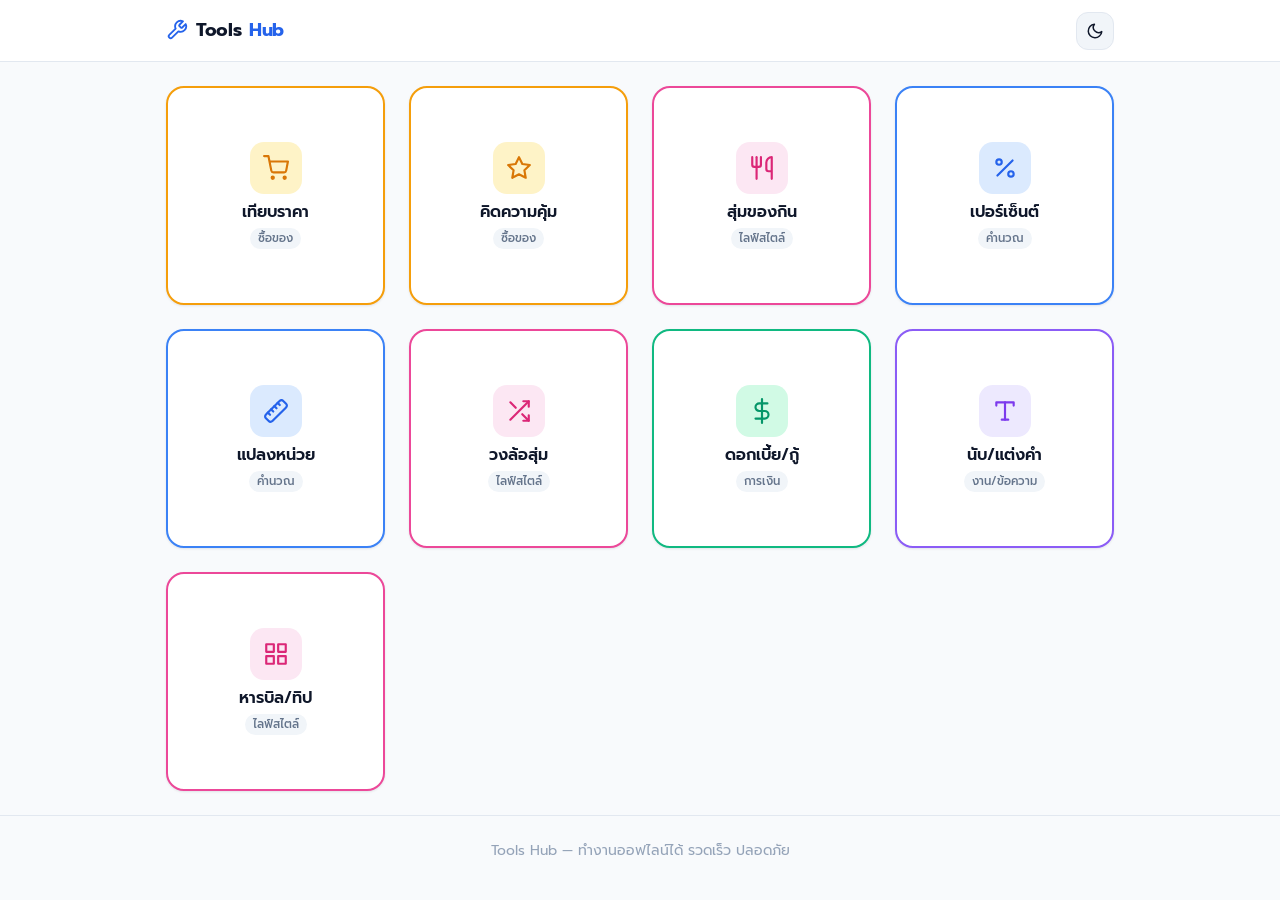
<file: index.html>
<!DOCTYPE html>
<html lang="th">
<head>
  <meta charset="UTF-8">
  <meta name="viewport" content="width=device-width, initial-scale=1.0">
  <title>Tools Hub — รวมเครื่องมือด่วน</title>
  <meta name="description" content="คลังเครื่องมือด่วนใช้งานง่ายสไตล์ POS: เทียบราคา คิดเปอร์เซ็นต์ แปลงหน่วย สุ่มของกิน คำนวณดอกเบี้ย หารบิล ใช้งานออฟไลน์ได้ทันที">
  <meta name="theme-color" content="#f8fafc">
  <meta name="mobile-web-app-capable" content="yes">
  <meta name="apple-mobile-web-app-capable" content="yes">
  <meta name="apple-mobile-web-app-status-bar-style" content="default">
  <meta name="apple-mobile-web-app-title" content="Tools Hub">
  <link rel="manifest" href="./manifest.json">
  <link rel="icon" type="image/jpeg" href="./assets/icons/icon-192.jpg">
  <link rel="apple-touch-icon" href="./assets/icons/icon-192.jpg">
  <link rel="stylesheet" href="./assets/css/style.css">
</head>
<body>
  <a href="#main-content" class="skip-link">ข้ามไปเนื้อหาหลัก</a>

  <!-- Header -->
  <header class="site-header" role="banner">
    <div class="container">
      <a href="./index.html" class="site-logo" aria-label="หน้าหลัก Tools Hub">
        <svg xmlns="http://www.w3.org/2000/svg" width="22" height="22" viewBox="0 0 24 24" fill="none" stroke="currentColor" stroke-width="2" stroke-linecap="round" stroke-linejoin="round" aria-hidden="true"><path d="M14.7 6.3a1 1 0 0 0 0 1.4l1.6 1.6a1 1 0 0 0 1.4 0l3.77-3.77a6 6 0 0 1-7.94 7.94l-6.91 6.91a2.12 2.12 0 0 1-3-3l6.91-6.91a6 6 0 0 1 7.94-7.94l-3.76 3.76z"/></svg>
        Tools <span>Hub</span>
      </a>
      <div class="header-actions">
        <button type="button" class="theme-toggle-btn" aria-label="สลับโหมดมืด" title="สลับโหมดมืด"></button>
      </div>
    </div>
  </header>

  <!-- Main -->
  <main id="main-content" class="page-main">
    <div class="container">

      <!-- Install banner -->
      <div id="install-banner" class="install-banner hidden" role="region" aria-label="ติดตั้งแอป">
        <p><strong>ติดตั้ง Tools Hub</strong> — เพิ่มลงหน้าจอหลักเพื่อเปิดใช้งานออฟไลน์ได้ทันที</p>
        <div class="flex gap-sm">
          <button id="install-btn" class="btn btn-primary btn-sm">ติดตั้ง</button>
          <button id="install-dismiss" class="btn btn-secondary btn-sm" aria-label="ปิดการแจ้งเตือน">ปิด</button>
        </div>
      </div>



      <!-- POS Tools Grid -->
      <section aria-labelledby="all-tools-title">
        <h2 class="sr-only" id="all-tools-title">เครื่องมือทั้งหมด</h2>
        <div id="tools-grid" class="tools-grid pos-grid" role="list">
          <div class="empty-state" style="grid-column:1/-1" aria-live="polite">
            <p class="text-muted">กำลังโหลดเครื่องมือ...</p>
          </div>
        </div>
      </section>

    </div>
  </main>

  <!-- Footer -->
  <footer class="site-footer" role="contentinfo">
    <div class="container">
      <p>Tools Hub &mdash; ทำงานออฟไลน์ได้ รวดเร็ว ปลอดภัย</p>
    </div>
  </footer>

  <script src="./assets/js/common.js"></script>
  <script src="./assets/js/app.js"></script>
</body>
</html>
</file>
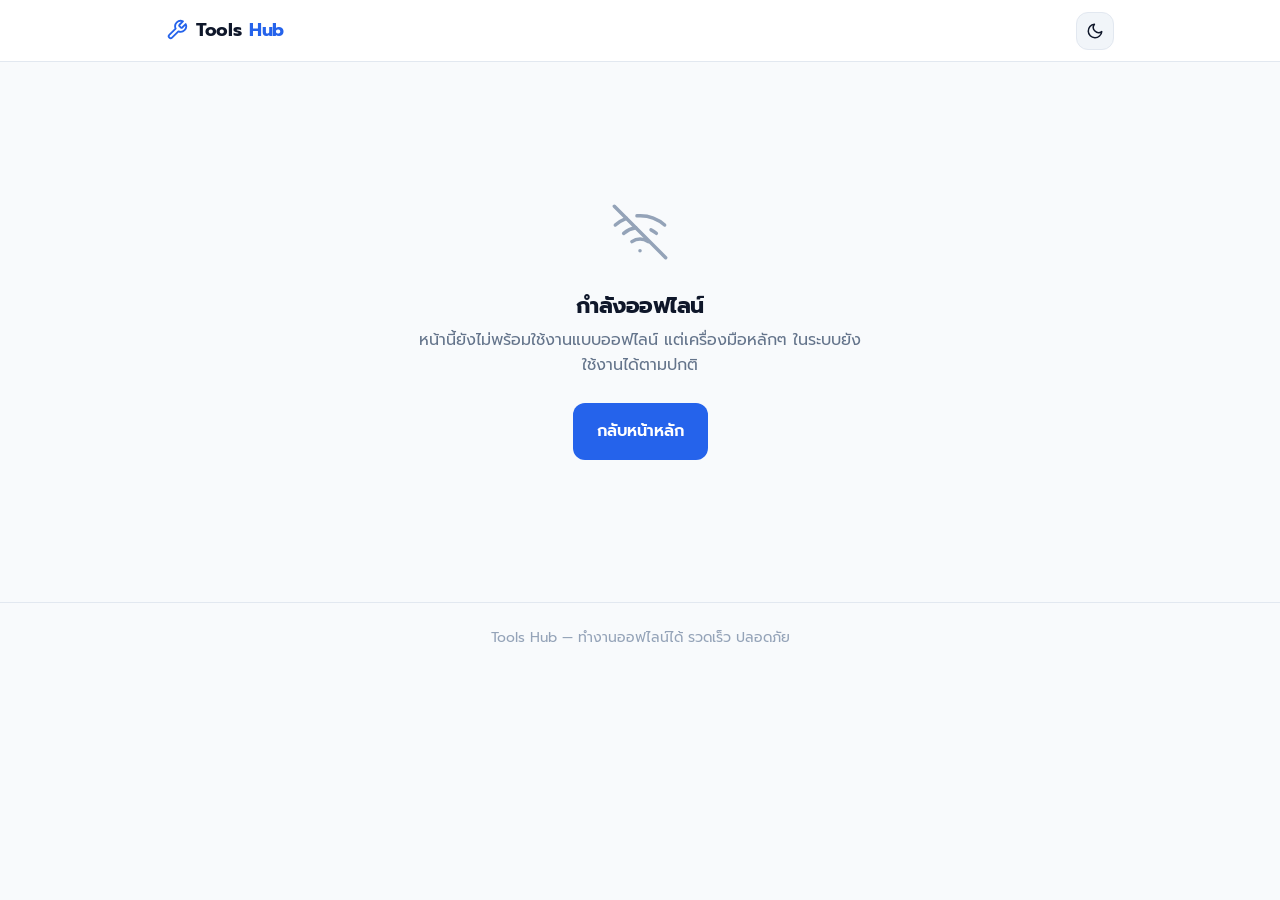
<file: offline.html>
<!DOCTYPE html>
<html lang="th">
<head>
  <meta charset="UTF-8">
  <meta name="viewport" content="width=device-width, initial-scale=1.0">
  <title>ออฟไลน์ — Tools Hub</title>
  <meta name="description" content="คุณกำลังออฟไลน์ สามารถกลับหน้าหลักเพื่อใช้งานเครื่องมือที่บันทึกไว้ได้">
  <meta name="theme-color" content="#f8fafc">
  <link rel="manifest" href="./manifest.json">
  <link rel="icon" type="image/jpeg" href="./assets/icons/icon-192.jpg">
  <link rel="stylesheet" href="./assets/css/style.css">
</head>
<body>
  <header class="site-header" role="banner">
    <div class="container">
      <a href="./index.html" class="site-logo" aria-label="หน้าหลัก Tools Hub">
        <svg xmlns="http://www.w3.org/2000/svg" width="22" height="22" viewBox="0 0 24 24" fill="none" stroke="currentColor" stroke-width="2" stroke-linecap="round" stroke-linejoin="round" aria-hidden="true"><path d="M14.7 6.3a1 1 0 0 0 0 1.4l1.6 1.6a1 1 0 0 0 1.4 0l3.77-3.77a6 6 0 0 1-7.94 7.94l-6.91 6.91a2.12 2.12 0 0 1-3-3l6.91-6.91a6 6 0 0 1 7.94-7.94l-3.76 3.76z"/></svg>
        Tools <span>Hub</span>
      </a>
      <div class="header-actions">
        <button type="button" class="theme-toggle-btn" aria-label="สลับโหมดมืด" title="สลับโหมดมืด"></button>
      </div>
    </div>
  </header>

  <main class="page-main" style="display:flex;align-items:center;justify-content:center;min-height:60vh;">
    <div class="container text-center" style="max-width:480px;">
      <div style="margin-bottom:var(--space-lg);color:var(--text-faint);">
        <svg xmlns="http://www.w3.org/2000/svg" width="56" height="56" viewBox="0 0 24 24" fill="none" stroke="currentColor" stroke-width="1.5" stroke-linecap="round" stroke-linejoin="round" aria-hidden="true"><line x1="1" y1="1" x2="23" y2="23"/><path d="M16.72 11.06A10.94 10.94 0 0 1 19 12.55"/><path d="M5 12.55a10.94 10.94 0 0 1 5.17-2.39"/><path d="M10.71 5.05A16 16 0 0 1 22.56 9"/><path d="M1.42 9a15.91 15.91 0 0 1 4.7-2.88"/><path d="M8.53 16.11a6 6 0 0 1 6.95 0"/><line x1="12" y1="20" x2="12.01" y2="20"/></svg>
      </div>
      <h1 class="page-title" style="font-size:var(--text-xl);margin-bottom:var(--space-sm);">กำลังออฟไลน์</h1>
      <p class="text-muted" style="margin-bottom:var(--space-lg);">
        หน้านี้ยังไม่พร้อมใช้งานแบบออฟไลน์ แต่เครื่องมือหลักๆ ในระบบยังใช้งานได้ตามปกติ
      </p>
      <a href="./index.html" class="btn btn-primary btn-lg">กลับหน้าหลัก</a>
    </div>
  </main>

  <footer class="site-footer" role="contentinfo">
    <div class="container">
      <p>Tools Hub &mdash; ทำงานออฟไลน์ได้ รวดเร็ว ปลอดภัย</p>
    </div>
  </footer>
  <script src="./assets/js/common.js"></script>
</body>
</html>
</file>
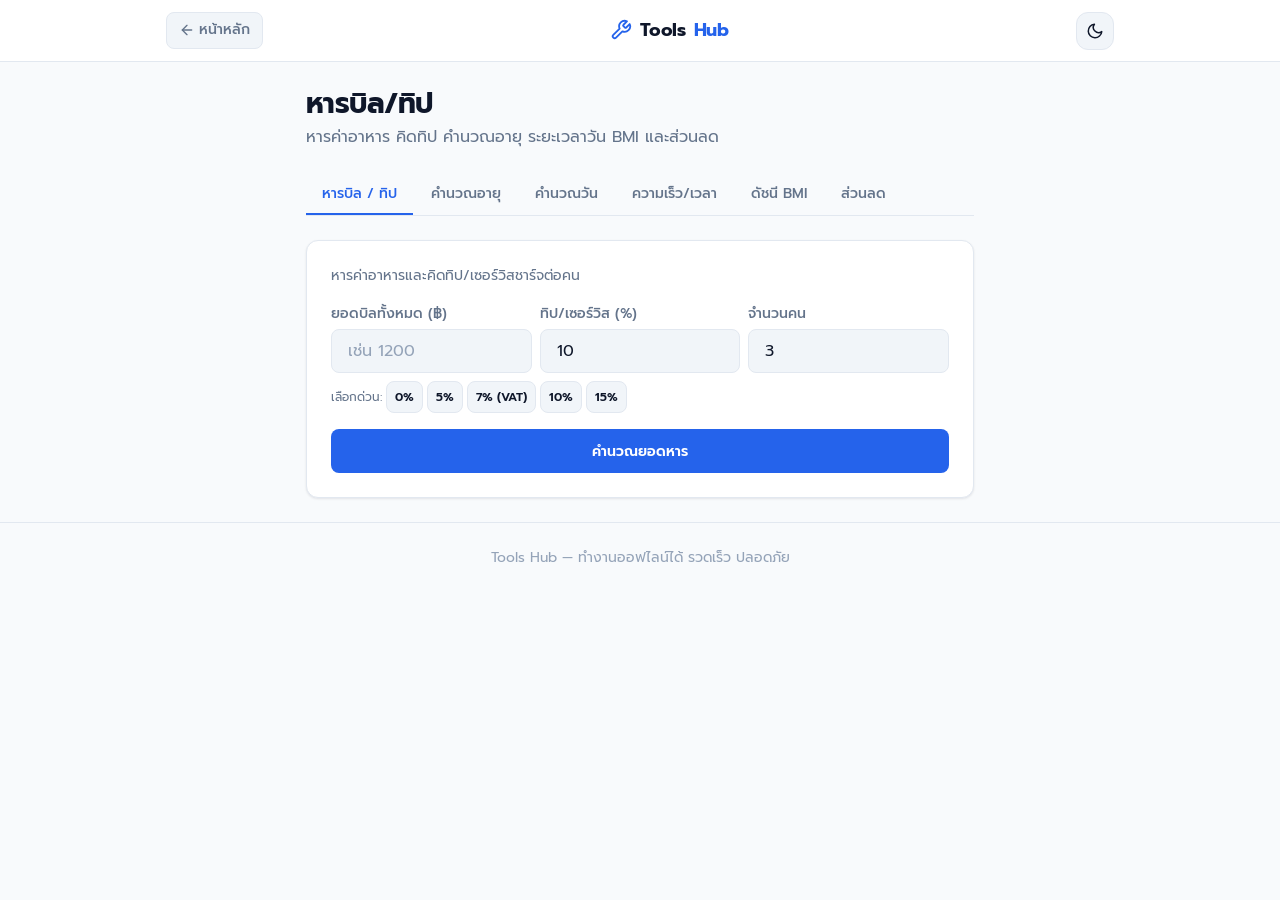
<file: tools/everyday-utils.html>
<!DOCTYPE html>
<html lang="th">
<head>
  <meta charset="UTF-8">
  <meta name="viewport" content="width=device-width, initial-scale=1.0">
  <title>หารบิล/ทิป — Tools Hub</title>
  <meta name="description" content="หารค่าอาหาร คิดทิป คำนวณอายุ นับจำนวนวัน คำนวณดัชนีมวลกาย BMI และส่วนลด">
  <meta name="theme-color" content="#f8fafc">
  <link rel="manifest" href="../manifest.json">
  <link rel="icon" type="image/jpeg" href="../assets/icons/icon-192.jpg">
  <link rel="stylesheet" href="../assets/css/style.css">
</head>
<body>
  <a href="#main-content" class="skip-link">ข้ามไปเนื้อหาหลัก</a>

  <header class="site-header" role="banner">
    <div class="container">
      <a href="../index.html" class="header-back" aria-label="กลับหน้าหลัก Tools Hub">
        <svg xmlns="http://www.w3.org/2000/svg" width="16" height="16" viewBox="0 0 24 24" fill="none" stroke="currentColor" stroke-width="2" stroke-linecap="round" stroke-linejoin="round" aria-hidden="true"><line x1="19" y1="12" x2="5" y2="12"/><polyline points="12 19 5 12 12 5"/></svg>
        หน้าหลัก
      </a>
      <a href="../index.html" class="site-logo" aria-label="หน้าหลัก Tools Hub">
        <svg xmlns="http://www.w3.org/2000/svg" width="22" height="22" viewBox="0 0 24 24" fill="none" stroke="currentColor" stroke-width="2" stroke-linecap="round" stroke-linejoin="round" aria-hidden="true"><path d="M14.7 6.3a1 1 0 0 0 0 1.4l1.6 1.6a1 1 0 0 0 1.4 0l3.77-3.77a6 6 0 0 1-7.94 7.94l-6.91 6.91a2.12 2.12 0 0 1-3-3l6.91-6.91a6 6 0 0 1 7.94-7.94l-3.76 3.76z"/></svg>
        Tools <span>Hub</span>
      </a>
      <div class="header-actions">
        <button type="button" class="theme-toggle-btn" aria-label="สลับโหมดมืด" title="สลับโหมดมืด"></button>
      </div>
    </div>
  </header>

  <main id="main-content" class="page-main">
    <div class="container" style="max-width:700px;">
      <div class="page-header">
        <h1 class="page-title">หารบิล/ทิป</h1>
        <p class="page-description">หารค่าอาหาร คิดทิป คำนวณอายุ ระยะเวลาวัน BMI และส่วนลด</p>
      </div>

      <nav class="tabs" aria-label="โหมดการทำงาน" role="tablist">
        <button class="tab-btn active" data-mode="tip"       role="tab" aria-selected="true">หารบิล / ทิป</button>
        <button class="tab-btn"        data-mode="age"       role="tab" aria-selected="false">คำนวณอายุ</button>
        <button class="tab-btn"        data-mode="date-diff" role="tab" aria-selected="false">คำนวณวัน</button>
        <button class="tab-btn"        data-mode="speed"     role="tab" aria-selected="false">ความเร็ว/เวลา</button>
        <button class="tab-btn"        data-mode="bmi"       role="tab" aria-selected="false">ดัชนี BMI</button>
        <button class="tab-btn"        data-mode="discount"  role="tab" aria-selected="false">ส่วนลด</button>
      </nav>

      <!-- TIP & SPLIT -->
      <div id="panel-tip" class="tab-panel active card">
        <p class="text-muted text-sm mb-md">หารค่าอาหารและคิดทิป/เซอร์วิสชาร์จต่อคน</p>
        <div class="form-row" style="flex-wrap:wrap;">
          <div class="form-group" style="flex:1;min-width:130px;">
            <label class="form-label" for="tip-bill">ยอดบิลทั้งหมด (฿)</label>
            <input id="tip-bill" type="number" class="form-input" placeholder="เช่น 1200" min="0" step="0.01">
          </div>
          <div class="form-group" style="flex:1;min-width:110px;">
            <label class="form-label" for="tip-pct">ทิป/เซอร์วิส (%)</label>
            <input id="tip-pct" type="number" class="form-input" value="10" min="0" step="1">
          </div>
          <div class="form-group" style="flex:1;min-width:110px;">
            <label class="form-label" for="tip-people">จำนวนคน</label>
            <input id="tip-people" type="number" class="form-input" value="3" min="1" step="1">
          </div>
        </div>
        <!-- Quick tip buttons -->
        <div class="flex gap-xs mt-sm mb-sm flex-wrap" style="align-items:center;">
          <span class="text-muted text-xs">เลือกด่วน:</span>
          <button class="btn btn-secondary btn-sm quick-tip" data-pct="0">0%</button>
          <button class="btn btn-secondary btn-sm quick-tip" data-pct="5">5%</button>
          <button class="btn btn-secondary btn-sm quick-tip" data-pct="7">7% (VAT)</button>
          <button class="btn btn-secondary btn-sm quick-tip" data-pct="10">10%</button>
          <button class="btn btn-secondary btn-sm quick-tip" data-pct="15">15%</button>
        </div>
        <button class="btn btn-primary mt-sm btn-block ev-calc-btn" data-mode="tip">คำนวณยอดหาร</button>
        <div id="res-tip" class="hidden mt-md">
          <div style="display:grid;grid-template-columns:repeat(auto-fit,minmax(130px,1fr));gap:var(--space-sm);">
            <div class="result-box"><div class="result-label">ค่าทิป/ชาร์จรวม</div><div class="result-value" id="tip-amount"></div></div>
            <div class="result-box"><div class="result-label">ยอดสุทธิรวม</div><div class="result-value" id="tip-total"></div></div>
            <div class="result-box"><div class="result-label">จ่ายคนละ (เฉลี่ย)</div><div class="result-value" style="color:var(--primary)" id="tip-per-person"></div></div>
          </div>
        </div>
      </div>

      <!-- AGE -->
      <div id="panel-age" class="tab-panel card">
        <p class="text-muted text-sm mb-md">คำนวณอายุจริงแบบละเอียด (ปี เดือน วัน)</p>
        <div class="form-row" style="flex-wrap:wrap;">
          <div class="form-group" style="flex:1;min-width:150px;">
            <label class="form-label" for="age-dob">วันเกิดของคุณ</label>
            <input id="age-dob" type="date" class="form-input">
          </div>
          <div class="form-group" style="flex:1;min-width:150px;">
            <label class="form-label" for="age-to">เทียบกับวันที่</label>
            <input id="age-to" type="date" class="form-input">
          </div>
        </div>
        <button class="btn btn-primary mt-md btn-block ev-calc-btn" data-mode="age">คำนวณอายุ</button>
        <div id="res-age" class="hidden mt-md">
          <div style="display:grid;grid-template-columns:repeat(auto-fit,minmax(110px,1fr));gap:var(--space-sm);">
            <div class="result-box"><div class="result-label">ปี</div><div class="result-value" id="age-years"></div></div>
            <div class="result-box"><div class="result-label">เดือน</div><div class="result-value" id="age-months"></div></div>
            <div class="result-box"><div class="result-label">วัน</div><div class="result-value" id="age-days"></div></div>
            <div class="result-box"><div class="result-label">รวมทั้งหมด (วัน)</div><div class="result-value" id="age-total-days"></div></div>
          </div>
        </div>
      </div>

      <!-- DATE DIFF -->
      <div id="panel-date-diff" class="tab-panel card">
        <p class="text-muted text-sm mb-md">นับจำนวนวัน สัปดาห์ และเดือน ระหว่างสองวันที่</p>
        <div class="form-row" style="flex-wrap:wrap;">
          <div class="form-group" style="flex:1;min-width:150px;"><label class="form-label" for="dd-start">วันเริ่มต้น</label><input id="dd-start" type="date" class="form-input"></div>
          <div class="form-group" style="flex:1;min-width:150px;"><label class="form-label" for="dd-end">วันสิ้นสุด</label><input id="dd-end" type="date" class="form-input"></div>
        </div>
        <button class="btn btn-primary mt-md btn-block ev-calc-btn" data-mode="date-diff">คำนวณระยะห่าง</button>
        <div id="res-date-diff" class="hidden mt-md">
          <div style="display:grid;grid-template-columns:repeat(auto-fit,minmax(110px,1fr));gap:var(--space-sm);">
            <div class="result-box"><div class="result-label">จำนวนวัน</div><div class="result-value" id="dd-days"></div></div>
            <div class="result-box"><div class="result-label">จำนวนสัปดาห์</div><div class="result-value" id="dd-weeks"></div></div>
            <div class="result-box"><div class="result-label">จำนวนเดือน (โดยประมาณ)</div><div class="result-value" id="dd-months"></div></div>
            <div class="result-box"><div class="result-label">จำนวนปี (โดยประมาณ)</div><div class="result-value" id="dd-years"></div></div>
          </div>
        </div>
      </div>

      <!-- SPEED -->
      <div id="panel-speed" class="tab-panel card">
        <p class="text-muted text-sm mb-md">คำนวณความเร็ว ระยะทาง หรือเวลา (กรอก 2 ช่องเพื่อหาช่องที่เว้นว่างไว้)</p>
        <div class="form-row" style="flex-wrap:wrap;">
          <div class="form-group" style="flex:1;min-width:130px;">
            <label class="form-label" for="sp-distance">ระยะทาง (กม.)</label>
            <input id="sp-distance" type="number" class="form-input" placeholder="เว้นว่างเพื่อคำนวณ">
          </div>
          <div class="form-group" style="flex:1;min-width:130px;">
            <label class="form-label" for="sp-speed">ความเร็ว (กม./ชม.)</label>
            <input id="sp-speed" type="number" class="form-input" placeholder="เว้นว่างเพื่อคำนวณ">
          </div>
          <div class="form-group" style="flex:1;min-width:130px;">
            <label class="form-label" for="sp-time">เวลา (ชั่วโมง)</label>
            <input id="sp-time" type="number" class="form-input" placeholder="เว้นว่างเพื่อคำนวณ">
          </div>
        </div>
        <button class="btn btn-primary mt-md btn-block ev-calc-btn" data-mode="speed">คำนวณ</button>
        <div id="res-speed" class="result-box mt-md hidden">
          <div class="result-label" id="speed-label"></div>
          <div class="result-value" id="speed-value"></div>
          <div class="result-sub" id="speed-sub"></div>
        </div>
      </div>

      <!-- BMI -->
      <div id="panel-bmi" class="tab-panel card">
        <p class="text-muted text-sm mb-md">คำนวณค่าดัชนีมวลกาย (BMI) เพื่อเช็คเกณฑ์สุขภาพเบื้องต้น</p>
        <div class="form-row">
          <div class="form-group">
            <label class="form-label">ระบบหน่วย</label>
            <div class="flex gap-sm mt-xs">
              <label class="flex gap-xs" style="cursor:pointer;align-items:center;"><input type="radio" name="bmi-unit" value="metric" checked> เมตริก (cm / kg)</label>
              <label class="flex gap-xs" style="cursor:pointer;align-items:center;"><input type="radio" name="bmi-unit" value="imperial"> อิมพีเรียล (ft / lb)</label>
            </div>
          </div>
        </div>
        <div id="bmi-metric-fields" class="form-row" style="flex-wrap:wrap;">
          <div class="form-group" style="flex:1;min-width:140px;"><label class="form-label" for="bmi-height-cm">ส่วนสูง (ซม.)</label><input id="bmi-height-cm" type="number" class="form-input" placeholder="เช่น 170"></div>
          <div class="form-group" style="flex:1;min-width:140px;"><label class="form-label" for="bmi-weight-kg">น้ำหนัก (กก.)</label><input id="bmi-weight-kg" type="number" class="form-input" placeholder="เช่น 65"></div>
        </div>
        <div id="bmi-imperial-fields" class="form-row hidden" style="flex-wrap:wrap;">
          <div class="form-group" style="flex:1;min-width:90px;"><label class="form-label" for="bmi-height-ft">ส่วนสูง (ฟุต)</label><input id="bmi-height-ft" type="number" class="form-input" placeholder="5"></div>
          <div class="form-group" style="flex:1;min-width:90px;"><label class="form-label" for="bmi-height-in">ส่วนสูง (นิ้ว)</label><input id="bmi-height-in" type="number" class="form-input" placeholder="7"></div>
          <div class="form-group" style="flex:1;min-width:90px;"><label class="form-label" for="bmi-weight-lb">น้ำหนัก (ปอนด์)</label><input id="bmi-weight-lb" type="number" class="form-input" placeholder="140"></div>
        </div>
        <button class="btn btn-primary mt-md btn-block ev-calc-btn" data-mode="bmi">คำนวณ BMI</button>
        <div id="res-bmi" class="hidden mt-md">
          <div style="display:grid;grid-template-columns:repeat(auto-fit,minmax(130px,1fr));gap:var(--space-sm);">
            <div class="result-box"><div class="result-label">ค่าดัชนี BMI</div><div class="result-value" id="bmi-value"></div></div>
            <div class="result-box"><div class="result-label">เกณฑ์สุขภาพ</div><div class="result-value" id="bmi-category" style="font-size:var(--text-lg)"></div></div>
          </div>
        </div>
      </div>

      <!-- DISCOUNT -->
      <div id="panel-discount" class="tab-panel card">
        <p class="text-muted text-sm mb-md">คำนวณราคาหลังหักส่วนลดและยอดเงินที่ประหยัดได้</p>
        <div class="form-row" style="flex-wrap:wrap;">
          <div class="form-group" style="flex:1;min-width:140px;"><label class="form-label" for="disc-original">ราคาเต็ม (฿)</label><input id="disc-original" type="number" class="form-input" placeholder="เช่น 590" min="0" step="0.01"></div>
          <div class="form-group" style="flex:1;min-width:140px;"><label class="form-label" for="disc-pct">ส่วนลด (%)</label><input id="disc-pct" type="number" class="form-input" placeholder="เช่น 20" min="0" max="100"></div>
        </div>
        <button class="btn btn-primary mt-md btn-block ev-calc-btn" data-mode="discount">คำนวณส่วนลด</button>
        <div id="res-discount" class="hidden mt-md">
          <div style="display:grid;grid-template-columns:repeat(auto-fit,minmax(130px,1fr));gap:var(--space-sm);">
            <div class="result-box"><div class="result-label">ราคาจ่ายจริง</div><div class="result-value" id="disc-final"></div></div>
            <div class="result-box"><div class="result-label">ประหยัดเงินได้</div><div class="result-value" style="color:var(--success)" id="disc-saving"></div></div>
            <div class="result-box"><div class="result-label">ส่วนลด</div><div class="result-value" id="disc-rate"></div></div>
          </div>
        </div>
      </div>
    </div>
  </main>

  <footer class="site-footer" role="contentinfo">
    <div class="container"><p>Tools Hub &mdash; ทำงานออฟไลน์ได้ รวดเร็ว ปลอดภัย</p></div>
  </footer>

  <script src="../assets/js/common.js"></script>
  <script>
    (function () {
      'use strict';
      registerServiceWorker('../sw.js');
      recordToolVisit('everyday-utils');

      const today = new Date().toISOString().split('T')[0];
      $id('age-to').value = today;
      $id('dd-end').value = today;

      document.querySelectorAll('.tab-btn').forEach(btn => {
        btn.addEventListener('click', () => {
          const mode = btn.dataset.mode;
          document.querySelectorAll('.tab-btn').forEach(b => { b.classList.remove('active'); b.setAttribute('aria-selected','false'); });
          document.querySelectorAll('.tab-panel').forEach(p => p.classList.remove('active'));
          btn.classList.add('active');
          btn.setAttribute('aria-selected','true');
          $id(`panel-${mode}`).classList.add('active');
        });
      });

      document.querySelectorAll('.ev-calc-btn').forEach(btn => {
        btn.addEventListener('click', () => {
          switch (btn.dataset.mode) {
            case 'tip':       calcTip(); break;
            case 'age':       calcAge(); break;
            case 'date-diff': calcDateDiff(); break;
            case 'speed':     calcSpeed(); break;
            case 'bmi':       calcBMI(); break;
            case 'discount':  calcDiscount(); break;
          }
        });
      });

      document.querySelectorAll('.quick-tip').forEach(btn => {
        btn.addEventListener('click', () => { $id('tip-pct').value = btn.dataset.pct; calcTip(); });
      });

      document.querySelectorAll('input[name="bmi-unit"]').forEach(r => {
        r.addEventListener('change', () => {
          const isMetric = r.value === 'metric';
          $id('bmi-metric-fields').classList.toggle('hidden', !isMetric);
          $id('bmi-imperial-fields').classList.toggle('hidden', isMetric);
        });
      });

      function fmt(n, d=2) { return '฿' + formatNumber(n, d); }

      function calcTip() {
        const bill = safeFloat($id('tip-bill').value);
        const tipPct = safeFloat($id('tip-pct').value);
        const people = Math.max(1, Math.floor(safeFloat($id('tip-people').value, 1)));
        if (bill <= 0) { alert('กรุณากรอกยอดบิลทั้งหมด'); return; }
        const tip = bill * (tipPct / 100);
        const total = bill + tip;
        $id('tip-amount').textContent = fmt(tip);
        $id('tip-total').textContent  = fmt(total);
        $id('tip-per-person').textContent = fmt(total / people);
        $id('res-tip').classList.remove('hidden');
      }

      function calcAge() {
        const dob = new Date($id('age-dob').value);
        const to  = new Date($id('age-to').value);
        if (isNaN(dob) || isNaN(to)) { alert('กรุณาเลือกวันที่ให้ถูกต้อง'); return; }
        if (dob >= to) { alert('วันเกิดต้องอยู่ก่อนวันที่ต้องการเทียบ'); return; }

        let years = to.getFullYear() - dob.getFullYear();
        let months = to.getMonth() - dob.getMonth();
        let days   = to.getDate()  - dob.getDate();

        if (days < 0) {
          months--;
          days += new Date(to.getFullYear(), to.getMonth(), 0).getDate();
        }
        if (months < 0) { years--; months += 12; }

        const totalDays = Math.floor((to - dob) / 86400000);

        $id('age-years').textContent       = years;
        $id('age-months').textContent      = months;
        $id('age-days').textContent        = days;
        $id('age-total-days').textContent  = totalDays.toLocaleString();
        $id('res-age').classList.remove('hidden');
      }

      function calcDateDiff() {
        const start = new Date($id('dd-start').value);
        const end   = new Date($id('dd-end').value);
        if (isNaN(start) || isNaN(end)) { alert('กรุณาเลือกวันที่ให้ถูกต้อง'); return; }
        const diffMs = Math.abs(end - start);
        const days   = Math.floor(diffMs / 86400000);
        const weeks  = (days / 7).toFixed(1);
        const months = (days / 30.4375).toFixed(1);
        const years  = (days / 365.25).toFixed(2);
        $id('dd-days').textContent   = days.toLocaleString();
        $id('dd-weeks').textContent  = weeks;
        $id('dd-months').textContent = months;
        $id('dd-years').textContent  = years;
        $id('res-date-diff').classList.remove('hidden');
      }

      function calcSpeed() {
        const d = $id('sp-distance').value;
        const s = $id('sp-speed').value;
        const t = $id('sp-time').value;
        const blank = [d,s,t].filter(v => v === '').length;
        if (blank !== 1) { alert('กรุณาเว้นว่างไว้เพียง 1 ช่อง เพื่อคำนวณค่านั้น'); return; }

        let label, value, sub;
        if (d === '') {
          const res = safeFloat(s) * safeFloat(t);
          label = 'ระยะทางที่ได้'; value = formatNumber(res, 2) + ' กม.';
          sub = `วิ่งด้วยความเร็ว ${formatNumber(safeFloat(s), 1)} กม./ชม. ในเวลา ${formatNumber(safeFloat(t), 2)} ชม.`;
        } else if (s === '') {
          const res = safeFloat(d) / safeFloat(t);
          label = 'ความเร็วเฉลี่ย'; value = formatNumber(res, 2) + ' กม./ชม.';
          sub = `ระยะทาง ${formatNumber(safeFloat(d), 2)} กม. ในเวลา ${formatNumber(safeFloat(t), 2)} ชม.`;
        } else {
          const res = safeFloat(d) / safeFloat(s);
          label = 'เวลาที่ใช้'; value = formatNumber(res, 2) + ' ชั่วโมง';
          const mins = res * 60;
          sub = `ประมาณ ${Math.floor(res)} ชม. ${Math.round(mins % 60)} นาที`;
        }

        $id('speed-label').textContent = label;
        $id('speed-value').textContent = value;
        $id('speed-sub').textContent   = sub;
        $id('res-speed').classList.remove('hidden');
      }

      function calcBMI() {
        const unit = document.querySelector('input[name="bmi-unit"]:checked').value;
        let heightM, weightKg;

        if (unit === 'metric') {
          heightM  = safeFloat($id('bmi-height-cm').value) / 100;
          weightKg = safeFloat($id('bmi-weight-kg').value);
        } else {
          const ft = safeFloat($id('bmi-height-ft').value);
          const inches = safeFloat($id('bmi-height-in').value);
          heightM  = (ft * 12 + inches) * 0.0254;
          weightKg = safeFloat($id('bmi-weight-lb').value) * 0.453592;
        }

        if (heightM <= 0 || weightKg <= 0) { alert('กรุณากรอกส่วนสูงและน้ำหนักให้ถูกต้อง'); return; }

        const bmi = weightKg / (heightM * heightM);
        let category, color;
        if (bmi < 18.5)      { category = 'น้ำหนักน้อยกว่าเกณฑ์'; color = 'var(--warning)'; }
        else if (bmi < 23)   { category = 'สมส่วน / ปกติ'; color = 'var(--success)'; }
        else if (bmi < 25)   { category = 'น้ำหนักเกิน (ท้วม)'; color = 'var(--warning)'; }
        else if (bmi < 30)   { category = 'อ้วนระดับ 1'; color = 'var(--danger)'; }
        else                  { category = 'อ้วนระดับ 2 (อันตราย)'; color = 'var(--danger)'; }

        $id('bmi-value').textContent = formatNumber(bmi, 1);
        $id('bmi-category').textContent = category;
        $id('bmi-category').style.color = color;
        $id('res-bmi').classList.remove('hidden');
      }

      function calcDiscount() {
        const orig = safeFloat($id('disc-original').value);
        const pct  = safeFloat($id('disc-pct').value);
        if (orig <= 0) { alert('กรุณากรอกราคาเต็ม'); return; }
        const saving = orig * (pct / 100);
        const final  = orig - saving;
        $id('disc-final').textContent  = fmt(final);
        $id('disc-saving').textContent = fmt(saving);
        $id('disc-rate').textContent   = formatNumber(pct, 1) + '%';
        $id('res-discount').classList.remove('hidden');
      }
    })();
  </script>
</body>
</html>
</file>
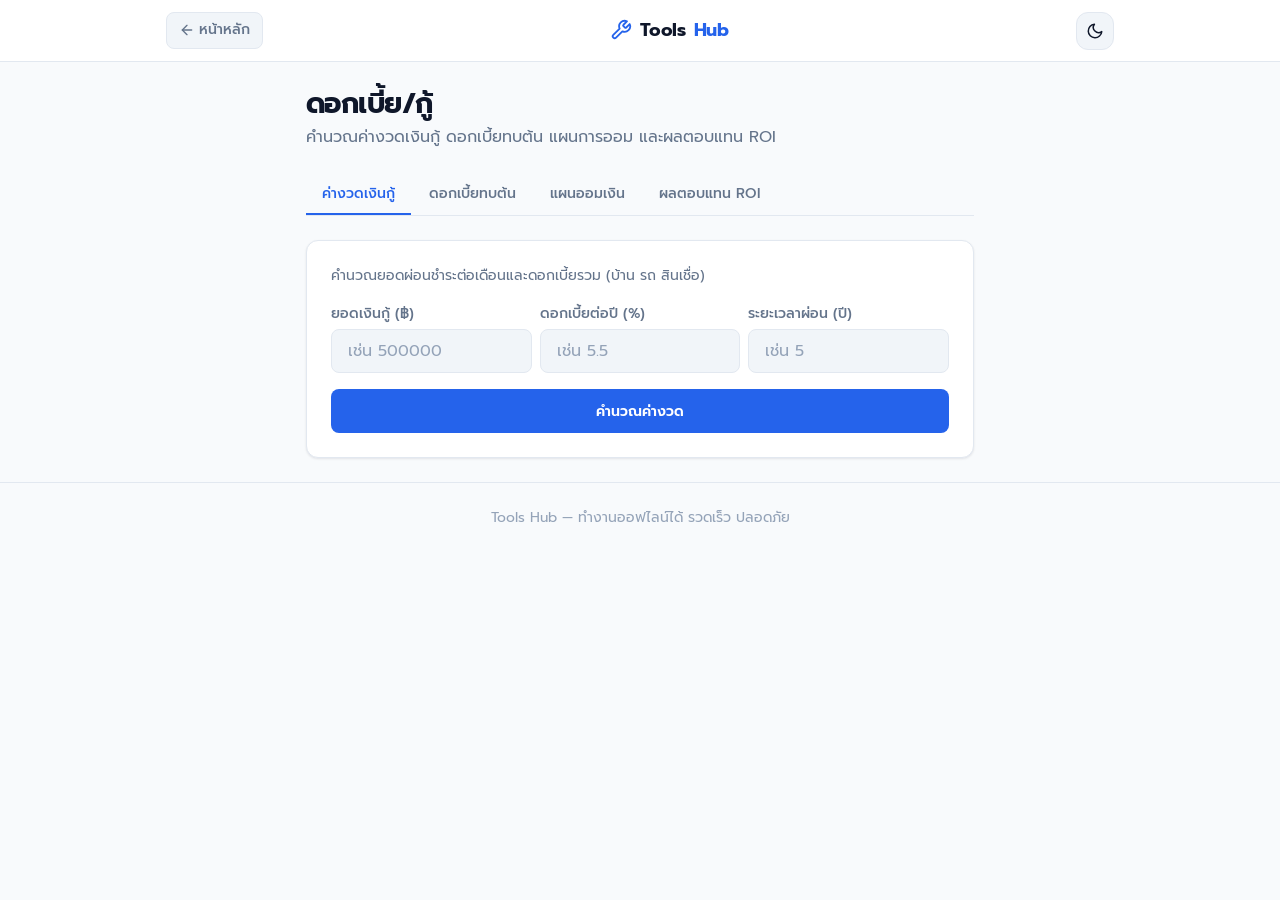
<file: tools/finance-calc.html>
<!DOCTYPE html>
<html lang="th">
<head>
  <meta charset="UTF-8">
  <meta name="viewport" content="width=device-width, initial-scale=1.0">
  <title>ดอกเบี้ย/กู้ — Tools Hub</title>
  <meta name="description" content="คำนวณค่างวดเงินกู้ ดอกเบี้ยทบต้น แผนการออมเงิน และผลตอบแทนการลงทุน ROI">
  <meta name="theme-color" content="#f8fafc">
  <link rel="manifest" href="../manifest.json">
  <link rel="icon" type="image/jpeg" href="../assets/icons/icon-192.jpg">
  <link rel="stylesheet" href="../assets/css/style.css">
</head>
<body>
  <a href="#main-content" class="skip-link">ข้ามไปเนื้อหาหลัก</a>

  <header class="site-header" role="banner">
    <div class="container">
      <a href="../index.html" class="header-back" aria-label="กลับหน้าหลัก Tools Hub">
        <svg xmlns="http://www.w3.org/2000/svg" width="16" height="16" viewBox="0 0 24 24" fill="none" stroke="currentColor" stroke-width="2" stroke-linecap="round" stroke-linejoin="round" aria-hidden="true"><line x1="19" y1="12" x2="5" y2="12"/><polyline points="12 19 5 12 12 5"/></svg>
        หน้าหลัก
      </a>
      <a href="../index.html" class="site-logo" aria-label="หน้าหลัก Tools Hub">
        <svg xmlns="http://www.w3.org/2000/svg" width="22" height="22" viewBox="0 0 24 24" fill="none" stroke="currentColor" stroke-width="2" stroke-linecap="round" stroke-linejoin="round" aria-hidden="true"><path d="M14.7 6.3a1 1 0 0 0 0 1.4l1.6 1.6a1 1 0 0 0 1.4 0l3.77-3.77a6 6 0 0 1-7.94 7.94l-6.91 6.91a2.12 2.12 0 0 1-3-3l6.91-6.91a6 6 0 0 1 7.94-7.94l-3.76 3.76z"/></svg>
        Tools <span>Hub</span>
      </a>
      <div class="header-actions">
        <button type="button" class="theme-toggle-btn" aria-label="สลับโหมดมืด" title="สลับโหมดมืด"></button>
      </div>
    </div>
  </header>

  <main id="main-content" class="page-main">
    <div class="container" style="max-width:700px;">
      <div class="page-header">
        <h1 class="page-title">ดอกเบี้ย/กู้</h1>
        <p class="page-description">คำนวณค่างวดเงินกู้ ดอกเบี้ยทบต้น แผนการออม และผลตอบแทน ROI</p>
      </div>

      <nav class="tabs" aria-label="โหมดการเงิน" role="tablist">
        <button class="tab-btn active" data-mode="loan"     role="tab" aria-selected="true">ค่างวดเงินกู้</button>
        <button class="tab-btn"        data-mode="compound" role="tab" aria-selected="false">ดอกเบี้ยทบต้น</button>
        <button class="tab-btn"        data-mode="savings"  role="tab" aria-selected="false">แผนออมเงิน</button>
        <button class="tab-btn"        data-mode="roi"      role="tab" aria-selected="false">ผลตอบแทน ROI</button>
      </nav>

      <!-- LOAN -->
      <div id="panel-loan" class="tab-panel active card">
        <p class="text-muted text-sm mb-md">คำนวณยอดผ่อนชำระต่อเดือนและดอกเบี้ยรวม (บ้าน รถ สินเชื่อ)</p>
        <div class="form-row" style="flex-wrap:wrap;">
          <div class="form-group" style="flex:1;min-width:140px;">
            <label class="form-label" for="loan-amount">ยอดเงินกู้ (฿)</label>
            <input id="loan-amount" type="number" class="form-input" placeholder="เช่น 500000" min="0">
          </div>
          <div class="form-group" style="flex:1;min-width:140px;">
            <label class="form-label" for="loan-rate">ดอกเบี้ยต่อปี (%)</label>
            <input id="loan-rate" type="number" class="form-input" placeholder="เช่น 5.5" min="0" step="0.01">
          </div>
          <div class="form-group" style="flex:1;min-width:140px;">
            <label class="form-label" for="loan-term">ระยะเวลาผ่อน (ปี)</label>
            <input id="loan-term" type="number" class="form-input" placeholder="เช่น 5" min="0.1" step="0.5">
          </div>
        </div>
        <button class="btn btn-primary mt-md btn-block fin-calc-btn" data-mode="loan">คำนวณค่างวด</button>
        <div id="res-loan" class="hidden mt-md">
          <div style="display:grid;grid-template-columns:repeat(auto-fit,minmax(150px,1fr));gap:var(--space-sm);">
            <div class="result-box"><div class="result-label">ผ่อนเดือนละ</div><div class="result-value" id="loan-monthly"></div></div>
            <div class="result-box"><div class="result-label">ยอดจ่ายรวมทั้งหมด</div><div class="result-value" id="loan-total"></div></div>
            <div class="result-box"><div class="result-label">ดอกเบี้ยรวม</div><div class="result-value" style="color:var(--warning)" id="loan-interest"></div></div>
          </div>
        </div>
      </div>

      <!-- COMPOUND INTEREST -->
      <div id="panel-compound" class="tab-panel card">
        <p class="text-muted text-sm mb-md">เงินลงทุนจะเติบโตเท่าไรตามระยะเวลาและอัตราทบต้น</p>
        <div class="form-row" style="flex-wrap:wrap;">
          <div class="form-group" style="flex:1;min-width:130px;">
            <label class="form-label" for="ci-principal">เงินต้น (฿)</label>
            <input id="ci-principal" type="number" class="form-input" placeholder="เช่น 100000" min="0">
          </div>
          <div class="form-group" style="flex:1;min-width:110px;">
            <label class="form-label" for="ci-rate">ผลตอบแทนต่อปี (%)</label>
            <input id="ci-rate" type="number" class="form-input" placeholder="เช่น 7" step="0.01">
          </div>
          <div class="form-group" style="flex:1;min-width:100px;">
            <label class="form-label" for="ci-years">จำนวนปี</label>
            <input id="ci-years" type="number" class="form-input" placeholder="เช่น 10" min="1">
          </div>
          <div class="form-group" style="flex:1;min-width:130px;">
            <label class="form-label" for="ci-freq">รอบการทบต้น</label>
            <select id="ci-freq" class="form-select">
              <option value="1">ปีละครั้ง</option>
              <option value="2">ทุก 6 เดือน</option>
              <option value="4">ทุกไตรมาส</option>
              <option value="12" selected>ทุกเดือน</option>
              <option value="365">ทุกวัน</option>
            </select>
          </div>
        </div>
        <button class="btn btn-primary mt-md btn-block fin-calc-btn" data-mode="compound">คำนวณดอกเบี้ยทบต้น</button>
        <div id="res-compound" class="hidden mt-md">
          <div style="display:grid;grid-template-columns:repeat(auto-fit,minmax(150px,1fr));gap:var(--space-sm);">
            <div class="result-box"><div class="result-label">ยอดเงินรวมสุทธิ</div><div class="result-value" id="ci-final"></div></div>
            <div class="result-box"><div class="result-label">ผลตอบแทนที่ได้</div><div class="result-value" style="color:var(--success)" id="ci-earned"></div></div>
            <div class="result-box"><div class="result-label">อัตราเติบโตรวม</div><div class="result-value" id="ci-growth"></div></div>
          </div>
        </div>
      </div>

      <!-- SAVINGS GOAL -->
      <div id="panel-savings" class="tab-panel card">
        <p class="text-muted text-sm mb-md">ต้องเก็บเงินเดือนละเท่าไรเพื่อให้ถึงเป้าหมายที่ตั้งไว้</p>
        <div class="form-row" style="flex-wrap:wrap;">
          <div class="form-group" style="flex:1;min-width:130px;">
            <label class="form-label" for="sg-goal">เป้าหมายเงินออม (฿)</label>
            <input id="sg-goal" type="number" class="form-input" placeholder="เช่น 1000000" min="0">
          </div>
          <div class="form-group" style="flex:1;min-width:130px;">
            <label class="form-label" for="sg-current">มีเงินออมอยู่แล้ว (฿)</label>
            <input id="sg-current" type="number" class="form-input" placeholder="เช่น 50000" min="0">
          </div>
          <div class="form-group" style="flex:1;min-width:100px;">
            <label class="form-label" for="sg-years">ระยะเวลา (ปี)</label>
            <input id="sg-years" type="number" class="form-input" placeholder="เช่น 5" min="0.1" step="0.5">
          </div>
          <div class="form-group" style="flex:1;min-width:110px;">
            <label class="form-label" for="sg-rate">ผลตอบแทนต่อปี (%)</label>
            <input id="sg-rate" type="number" class="form-input" placeholder="เช่น 4" step="0.01">
          </div>
        </div>
        <button class="btn btn-primary mt-md btn-block fin-calc-btn" data-mode="savings">คำนวณแผนการออม</button>
        <div id="res-savings" class="hidden mt-md">
          <div style="display:grid;grid-template-columns:repeat(auto-fit,minmax(150px,1fr));gap:var(--space-sm);">
            <div class="result-box"><div class="result-label">ต้องออมเดือนละ</div><div class="result-value" id="sg-monthly"></div></div>
            <div class="result-box"><div class="result-label">เงินต้นที่ออมรวม</div><div class="result-value" id="sg-contrib"></div></div>
            <div class="result-box"><div class="result-label">ดอกเบี้ยช่วยสร้าง</div><div class="result-value" style="color:var(--success)" id="sg-interest"></div></div>
          </div>
        </div>
      </div>

      <!-- ROI -->
      <div id="panel-roi" class="tab-panel card">
        <p class="text-muted text-sm mb-md">คำนวณอัตราผลตอบแทนจากการลงทุน (ROI)</p>
        <div class="form-row" style="flex-wrap:wrap;">
          <div class="form-group" style="flex:1;min-width:140px;">
            <label class="form-label" for="roi-cost">เงินลงทุนเริ่มต้น (฿)</label>
            <input id="roi-cost" type="number" class="form-input" placeholder="เช่น 100000" min="0">
          </div>
          <div class="form-group" style="flex:1;min-width:140px;">
            <label class="form-label" for="roi-return">มูลค่าที่ได้คืน (฿)</label>
            <input id="roi-return" type="number" class="form-input" placeholder="เช่น 150000" min="0">
          </div>
          <div class="form-group" style="flex:1;min-width:120px;">
            <label class="form-label" for="roi-years">ระยะเวลาถือครอง (ปี)</label>
            <input id="roi-years" type="number" class="form-input" placeholder="เช่น 3" min="0.1" step="0.5">
          </div>
        </div>
        <button class="btn btn-primary mt-md btn-block fin-calc-btn" data-mode="roi">คำนวณ ROI</button>
        <div id="res-roi" class="hidden mt-md">
          <div style="display:grid;grid-template-columns:repeat(auto-fit,minmax(150px,1fr));gap:var(--space-sm);">
            <div class="result-box"><div class="result-label">กำไรสุทธิ</div><div class="result-value" id="roi-profit"></div></div>
            <div class="result-box"><div class="result-label">อัตราผลตอบแทน (ROI)</div><div class="result-value" style="color:var(--success)" id="roi-pct"></div></div>
            <div class="result-box"><div class="result-label">เฉลี่ยต่อปี (CAGR)</div><div class="result-value" id="roi-annual"></div></div>
          </div>
        </div>
      </div>
    </div>
  </main>

  <footer class="site-footer" role="contentinfo">
    <div class="container"><p>Tools Hub &mdash; ทำงานออฟไลน์ได้ รวดเร็ว ปลอดภัย</p></div>
  </footer>

  <script src="../assets/js/common.js"></script>
  <script>
    (function () {
      'use strict';
      registerServiceWorker('../sw.js');
      recordToolVisit('finance-calc');

      document.querySelectorAll('.tab-btn').forEach(btn => {
        btn.addEventListener('click', () => {
          const mode = btn.dataset.mode;
          document.querySelectorAll('.tab-btn').forEach(b => { b.classList.remove('active'); b.setAttribute('aria-selected','false'); });
          document.querySelectorAll('.tab-panel').forEach(p => p.classList.remove('active'));
          btn.classList.add('active');
          btn.setAttribute('aria-selected','true');
          $id(`panel-${mode}`).classList.add('active');
        });
      });

      document.querySelectorAll('.fin-calc-btn').forEach(btn => {
        btn.addEventListener('click', () => {
          switch (btn.dataset.mode) {
            case 'loan':     calcLoan(); break;
            case 'compound': calcCompound(); break;
            case 'savings':  calcSavings(); break;
            case 'roi':      calcRoi(); break;
          }
        });
      });

      function fmt(n) { return '฿' + formatNumber(n, 2); }

      function calcLoan() {
        const P = safeFloat($id('loan-amount').value);
        const annualRate = safeFloat($id('loan-rate').value) / 100;
        const years = safeFloat($id('loan-term').value);
        if (P <= 0 || years <= 0) { alert('กรุณากรอกยอดเงินกู้และระยะเวลาให้ถูกต้อง'); return; }
        const n = years * 12;
        const r = annualRate / 12;
        let monthly;
        if (r === 0) { monthly = P / n; }
        else { monthly = P * r * Math.pow(1+r,n) / (Math.pow(1+r,n) - 1); }
        const total = monthly * n;
        const interest = total - P;
        $id('loan-monthly').textContent = fmt(monthly);
        $id('loan-total').textContent   = fmt(total);
        $id('loan-interest').textContent = fmt(interest);
        $id('res-loan').classList.remove('hidden');
      }

      function calcCompound() {
        const P = safeFloat($id('ci-principal').value);
        const r = safeFloat($id('ci-rate').value) / 100;
        const t = safeFloat($id('ci-years').value);
        const n = safeFloat($id('ci-freq').value);
        if (P <= 0 || t <= 0) { alert('กรุณากรอกตัวเลขให้ครบถ้วน'); return; }
        const A = P * Math.pow(1 + r/n, n*t);
        const earned = A - P;
        const growth = (earned / P) * 100;
        $id('ci-final').textContent  = fmt(A);
        $id('ci-earned').textContent = fmt(earned);
        $id('ci-growth').textContent = formatNumber(growth, 2) + '%';
        $id('res-compound').classList.remove('hidden');
      }

      function calcSavings() {
        const goal = safeFloat($id('sg-goal').value);
        const current = safeFloat($id('sg-current').value);
        const years = safeFloat($id('sg-years').value);
        const r = safeFloat($id('sg-rate').value) / 100;
        if (goal <= 0 || years <= 0) { alert('กรุณากรอกเป้าหมายและระยะเวลาให้ถูกต้อง'); return; }
        const need = goal - current;
        const n = years * 12;
        const rm = r / 12;
        let monthly;
        if (rm === 0) { monthly = need / n; }
        else { monthly = need * rm / (Math.pow(1+rm, n) - 1); }
        const contrib = monthly * n;
        const interest = need - contrib;
        $id('sg-monthly').textContent = fmt(monthly);
        $id('sg-contrib').textContent = fmt(contrib);
        $id('sg-interest').textContent = fmt(Math.max(0, interest));
        $id('res-savings').classList.remove('hidden');
      }

      function calcRoi() {
        const cost = safeFloat($id('roi-cost').value);
        const ret = safeFloat($id('roi-return').value);
        const years = safeFloat($id('roi-years').value);
        if (cost <= 0) { alert('กรุณากรอกเงินลงทุนเริ่มต้น'); return; }
        const profit = ret - cost;
        const roi = (profit / cost) * 100;
        let annual = '--';
        if (years > 0 && ret > 0) annual = formatNumber((Math.pow(ret/cost, 1/years) - 1) * 100, 2) + '%';
        $id('roi-profit').textContent = fmt(profit);
        $id('roi-pct').textContent    = formatNumber(roi, 2) + '%';
        $id('roi-annual').textContent = annual;
        $id('res-roi').classList.remove('hidden');
      }
    })();
  </script>
</body>
</html>
</file>
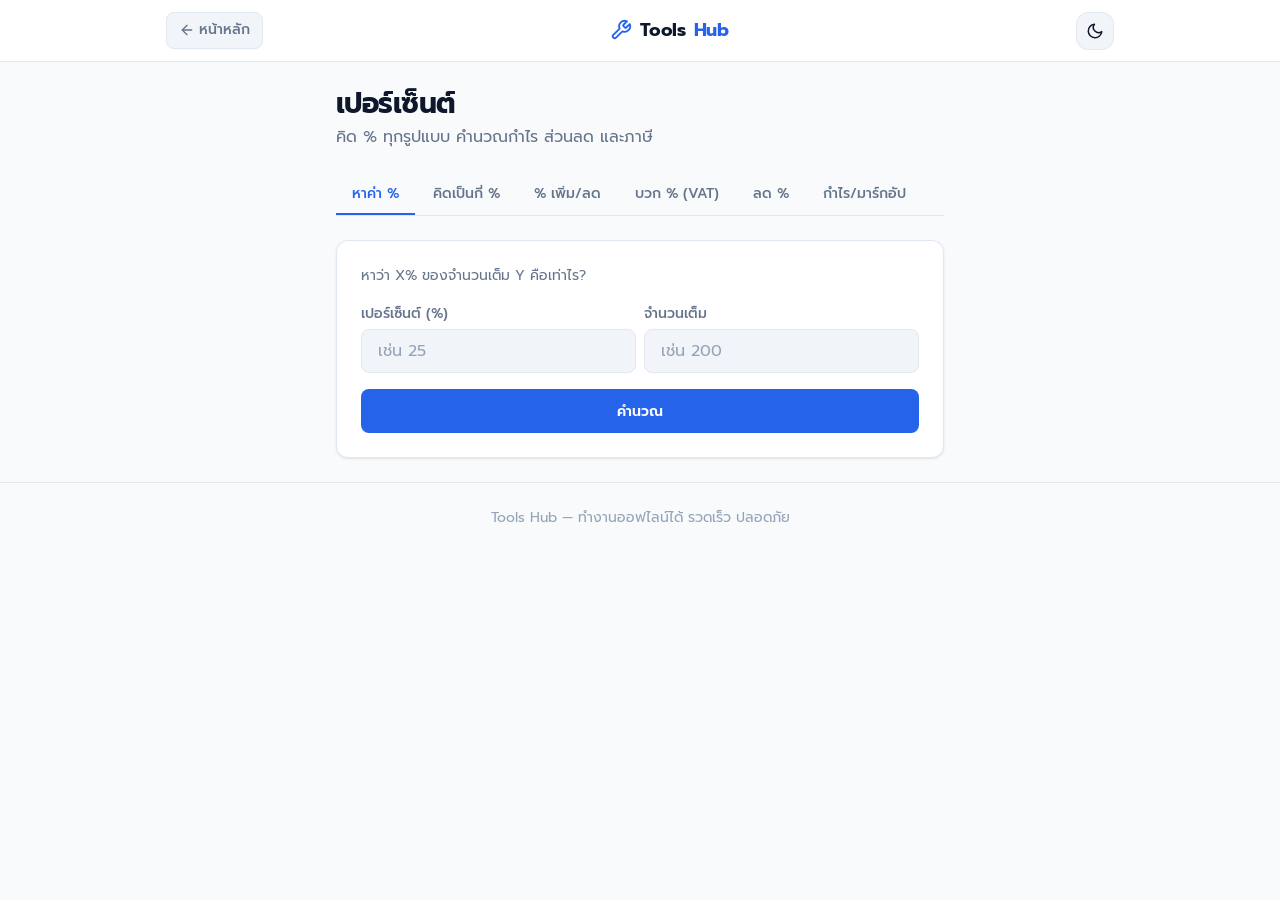
<file: tools/percentage-calc.html>
<!DOCTYPE html>
<html lang="th">
<head>
  <meta charset="UTF-8">
  <meta name="viewport" content="width=device-width, initial-scale=1.0">
  <title>เปอร์เซ็นต์ — Tools Hub</title>
  <meta name="description" content="คำนวณเปอร์เซ็นต์ทุกรูปแบบ หาค่า % ส่วนลด ภาษี เพิ่มลด กำไร">
  <meta name="theme-color" content="#f8fafc">
  <link rel="manifest" href="../manifest.json">
  <link rel="icon" type="image/jpeg" href="../assets/icons/icon-192.jpg">
  <link rel="stylesheet" href="../assets/css/style.css">
</head>
<body>
  <a href="#main-content" class="skip-link">ข้ามไปเนื้อหาหลัก</a>

  <header class="site-header" role="banner">
    <div class="container">
      <a href="../index.html" class="header-back" aria-label="กลับหน้าหลัก Tools Hub">
        <svg xmlns="http://www.w3.org/2000/svg" width="16" height="16" viewBox="0 0 24 24" fill="none" stroke="currentColor" stroke-width="2" stroke-linecap="round" stroke-linejoin="round" aria-hidden="true"><line x1="19" y1="12" x2="5" y2="12"/><polyline points="12 19 5 12 12 5"/></svg>
        หน้าหลัก
      </a>
      <a href="../index.html" class="site-logo" aria-label="หน้าหลัก Tools Hub">
        <svg xmlns="http://www.w3.org/2000/svg" width="22" height="22" viewBox="0 0 24 24" fill="none" stroke="currentColor" stroke-width="2" stroke-linecap="round" stroke-linejoin="round" aria-hidden="true"><path d="M14.7 6.3a1 1 0 0 0 0 1.4l1.6 1.6a1 1 0 0 0 1.4 0l3.77-3.77a6 6 0 0 1-7.94 7.94l-6.91 6.91a2.12 2.12 0 0 1-3-3l6.91-6.91a6 6 0 0 1 7.94-7.94l-3.76 3.76z"/></svg>
        Tools <span>Hub</span>
      </a>
      <div class="header-actions">
        <button type="button" class="theme-toggle-btn" aria-label="สลับโหมดมืด" title="สลับโหมดมืด"></button>
      </div>
    </div>
  </header>

  <main id="main-content" class="page-main">
    <div class="container" style="max-width:640px;">
      <div class="page-header">
        <h1 class="page-title">เปอร์เซ็นต์</h1>
        <p class="page-description">คิด % ทุกรูปแบบ คำนวณกำไร ส่วนลด และภาษี</p>
      </div>

      <!-- Mode tabs -->
      <nav class="tabs" aria-label="โหมดการคำนวณ" role="tablist">
        <button class="tab-btn active" data-mode="percent-of"   role="tab" aria-selected="true">หาค่า %</button>
        <button class="tab-btn"        data-mode="what-percent"  role="tab" aria-selected="false">คิดเป็นกี่ %</button>
        <button class="tab-btn"        data-mode="percent-change" role="tab" aria-selected="false">% เพิ่ม/ลด</button>
        <button class="tab-btn"        data-mode="add-percent"   role="tab" aria-selected="false">บวก % (VAT)</button>
        <button class="tab-btn"        data-mode="remove-percent" role="tab" aria-selected="false">ลด %</button>
        <button class="tab-btn"        data-mode="markup"        role="tab" aria-selected="false">กำไร/มาร์กอัป</button>
      </nav>

      <!-- Panels -->
      <!-- 1: Percent of a number -->
      <div id="panel-percent-of" class="tab-panel active card">
        <p class="text-muted text-sm mb-md">หาว่า X% ของจำนวนเต็ม Y คือเท่าไร?</p>
        <div class="form-row">
          <div class="form-group"><label class="form-label" for="po-pct">เปอร์เซ็นต์ (%)</label><input id="po-pct" type="number" class="form-input" placeholder="เช่น 25"></div>
          <div class="form-group"><label class="form-label" for="po-num">จำนวนเต็ม</label><input id="po-num" type="number" class="form-input" placeholder="เช่น 200"></div>
        </div>
        <button class="btn btn-primary mt-md btn-block calc-btn" data-mode="percent-of">คำนวณ</button>
        <div id="res-percent-of" class="result-box mt-md hidden"></div>
      </div>

      <!-- 2: What percent -->
      <div id="panel-what-percent" class="tab-panel card">
        <p class="text-muted text-sm mb-md">จำนวน X คิดเป็นกี่ % ของทั้งหมด Y?</p>
        <div class="form-row">
          <div class="form-group"><label class="form-label" for="wp-part">จำนวนที่ได้ (X)</label><input id="wp-part" type="number" class="form-input" placeholder="เช่น 50"></div>
          <div class="form-group"><label class="form-label" for="wp-whole">จำนวนเต็มทั้งหมด (Y)</label><input id="wp-whole" type="number" class="form-input" placeholder="เช่น 200"></div>
        </div>
        <button class="btn btn-primary mt-md btn-block calc-btn" data-mode="what-percent">คำนวณ</button>
        <div id="res-what-percent" class="result-box mt-md hidden"></div>
      </div>

      <!-- 3: Percent change -->
      <div id="panel-percent-change" class="tab-panel card">
        <p class="text-muted text-sm mb-md">คำนวณการเติบโตหรือลดลงจากค่าเดิมไปยังค่าใหม่</p>
        <div class="form-row">
          <div class="form-group"><label class="form-label" for="pc-old">ค่าเดิม</label><input id="pc-old" type="number" class="form-input" placeholder="เช่น 100"></div>
          <div class="form-group"><label class="form-label" for="pc-new">ค่าใหม่</label><input id="pc-new" type="number" class="form-input" placeholder="เช่น 125"></div>
        </div>
        <button class="btn btn-primary mt-md btn-block calc-btn" data-mode="percent-change">คำนวณ</button>
        <div id="res-percent-change" class="result-box mt-md hidden"></div>
      </div>

      <!-- 4: Add percent -->
      <div id="panel-add-percent" class="tab-panel card">
        <p class="text-muted text-sm mb-md">เพิ่มเปอร์เซ็นต์ (เช่น คำนวณราคาบวก VAT 7%)</p>
        <div class="form-row">
          <div class="form-group"><label class="form-label" for="ap-num">ยอดตั้งต้น</label><input id="ap-num" type="number" class="form-input" placeholder="เช่น 100"></div>
          <div class="form-group"><label class="form-label" for="ap-pct">เปอร์เซ็นต์ที่เพิ่ม (%)</label><input id="ap-pct" type="number" class="form-input" placeholder="เช่น 7"></div>
        </div>
        <button class="btn btn-primary mt-md btn-block calc-btn" data-mode="add-percent">คำนวณ</button>
        <div id="res-add-percent" class="result-box mt-md hidden"></div>
      </div>

      <!-- 5: Remove percent -->
      <div id="panel-remove-percent" class="tab-panel card">
        <p class="text-muted text-sm mb-md">หักเปอร์เซ็นต์ (เช่น คิดราคาหลังหักส่วนลด)</p>
        <div class="form-row">
          <div class="form-group"><label class="form-label" for="rp-num">ยอดตั้งต้น</label><input id="rp-num" type="number" class="form-input" placeholder="เช่น 100"></div>
          <div class="form-group"><label class="form-label" for="rp-pct">เปอร์เซ็นต์ที่ลด (%)</label><input id="rp-pct" type="number" class="form-input" placeholder="เช่น 20"></div>
        </div>
        <button class="btn btn-primary mt-md btn-block calc-btn" data-mode="remove-percent">คำนวณ</button>
        <div id="res-remove-percent" class="result-box mt-md hidden"></div>
      </div>

      <!-- 6: Markup -->
      <div id="panel-markup" class="tab-panel card">
        <p class="text-muted text-sm mb-md">คำนวณกำไร และอัตรากำไร (Margin) จากต้นทุนและราคาขาย</p>
        <div class="form-row">
          <div class="form-group"><label class="form-label" for="mk-cost">ต้นทุน</label><input id="mk-cost" type="number" class="form-input" placeholder="เช่น 80"></div>
          <div class="form-group"><label class="form-label" for="mk-sell">ราคาขาย</label><input id="mk-sell" type="number" class="form-input" placeholder="เช่น 100"></div>
        </div>
        <button class="btn btn-primary mt-md btn-block calc-btn" data-mode="markup">คำนวณ</button>
        <div id="res-markup" class="result-box mt-md hidden"></div>
      </div>
    </div>
  </main>

  <footer class="site-footer" role="contentinfo">
    <div class="container"><p>Tools Hub &mdash; ทำงานออฟไลน์ได้ รวดเร็ว ปลอดภัย</p></div>
  </footer>

  <script src="../assets/js/common.js"></script>
  <script>
    (function () {
      'use strict';
      registerServiceWorker('../sw.js');
      recordToolVisit('percentage-calc');

      document.querySelectorAll('.tab-btn').forEach(btn => {
        btn.addEventListener('click', () => {
          const mode = btn.dataset.mode;
          document.querySelectorAll('.tab-btn').forEach(b => { b.classList.remove('active'); b.setAttribute('aria-selected','false'); });
          document.querySelectorAll('.tab-panel').forEach(p => p.classList.remove('active'));
          btn.classList.add('active');
          btn.setAttribute('aria-selected','true');
          $id(`panel-${mode}`).classList.add('active');
        });
      });

      document.querySelectorAll('.calc-btn').forEach(btn => {
        btn.addEventListener('click', () => calc(btn.dataset.mode));
      });

      document.querySelectorAll('.form-input').forEach(input => {
        input.addEventListener('keydown', e => { if (e.key === 'Enter') input.closest('.tab-panel').querySelector('.calc-btn').click(); });
      });

      function showResult(id, html) {
        const el = $id(id);
        el.innerHTML = html;
        el.classList.remove('hidden');
      }

      function calc(mode) {
        switch (mode) {
          case 'percent-of': {
            const pct = safeFloat($id('po-pct').value);
            const num = safeFloat($id('po-num').value);
            const res = (pct / 100) * num;
            showResult('res-percent-of', `
              <div class="result-label">${formatNumber(pct,2)}% ของ ${formatNumber(num,2)}</div>
              <div class="result-value">${formatNumber(res,2)}</div>
            `);
            break;
          }
          case 'what-percent': {
            const part = safeFloat($id('wp-part').value);
            const whole = safeFloat($id('wp-whole').value);
            if (whole === 0) { alert('จำนวนเต็มต้องไม่เป็น 0'); return; }
            const res = (part / whole) * 100;
            showResult('res-what-percent', `
              <div class="result-label">${formatNumber(part,2)} คิดเป็น</div>
              <div class="result-value">${formatNumber(res,2)}%</div>
              <div class="result-sub">ของจำนวนเต็ม ${formatNumber(whole,2)}</div>
            `);
            break;
          }
          case 'percent-change': {
            const oldV = safeFloat($id('pc-old').value);
            const newV = safeFloat($id('pc-new').value);
            if (oldV === 0) { alert('ค่าเดิมต้องไม่เป็น 0'); return; }
            const change = ((newV - oldV) / Math.abs(oldV)) * 100;
            const isIncrease = change >= 0;
            showResult('res-percent-change', `
              <div class="result-label">${isIncrease ? 'เพิ่มขึ้น' : 'ลดลง'}</div>
              <div class="result-value" style="color:${isIncrease?'var(--success)':'var(--danger)'}">${isIncrease?'+':''}${formatNumber(change,2)}%</div>
              <div class="result-sub">จาก ${formatNumber(oldV,2)} เป็น ${formatNumber(newV,2)}</div>
            `);
            break;
          }
          case 'add-percent': {
            const num = safeFloat($id('ap-num').value);
            const pct = safeFloat($id('ap-pct').value);
            const added = num * (pct / 100);
            const res = num + added;
            showResult('res-add-percent', `
              <div class="result-label">ยอดสุทธิหลังบวก ${formatNumber(pct,2)}%</div>
              <div class="result-value">${formatNumber(res,2)}</div>
              <div class="result-sub">ส่วนที่เพิ่มขึ้น: +${formatNumber(added,2)}</div>
            `);
            break;
          }
          case 'remove-percent': {
            const num = safeFloat($id('rp-num').value);
            const pct = safeFloat($id('rp-pct').value);
            const removed = num * (pct / 100);
            const res = num - removed;
            showResult('res-remove-percent', `
              <div class="result-label">ยอดสุทธิหลังหักลด ${formatNumber(pct,2)}%</div>
              <div class="result-value">${formatNumber(res,2)}</div>
              <div class="result-sub">ส่วนลดที่ได้: -${formatNumber(removed,2)}</div>
            `);
            break;
          }
          case 'markup': {
            const cost = safeFloat($id('mk-cost').value);
            const sell = safeFloat($id('mk-sell').value);
            if (cost === 0) { alert('ต้นทุนต้องไม่เป็น 0'); return; }
            const profit = sell - cost;
            const markup = (profit / cost) * 100;
            const margin = (profit / sell) * 100;
            showResult('res-markup', `
              <div class="result-label">กำไรต่อชิ้น</div>
              <div class="result-value" style="color:${profit>=0?'var(--success)':'var(--danger)'}">฿${formatNumber(profit,2)}</div>
              <div class="result-sub">Markup: ${formatNumber(markup,1)}% &nbsp;&bull;&nbsp; Margin: ${formatNumber(margin,1)}%</div>
            `);
            break;
          }
        }
      }
    })();
  </script>
</body>
</html>
</file>
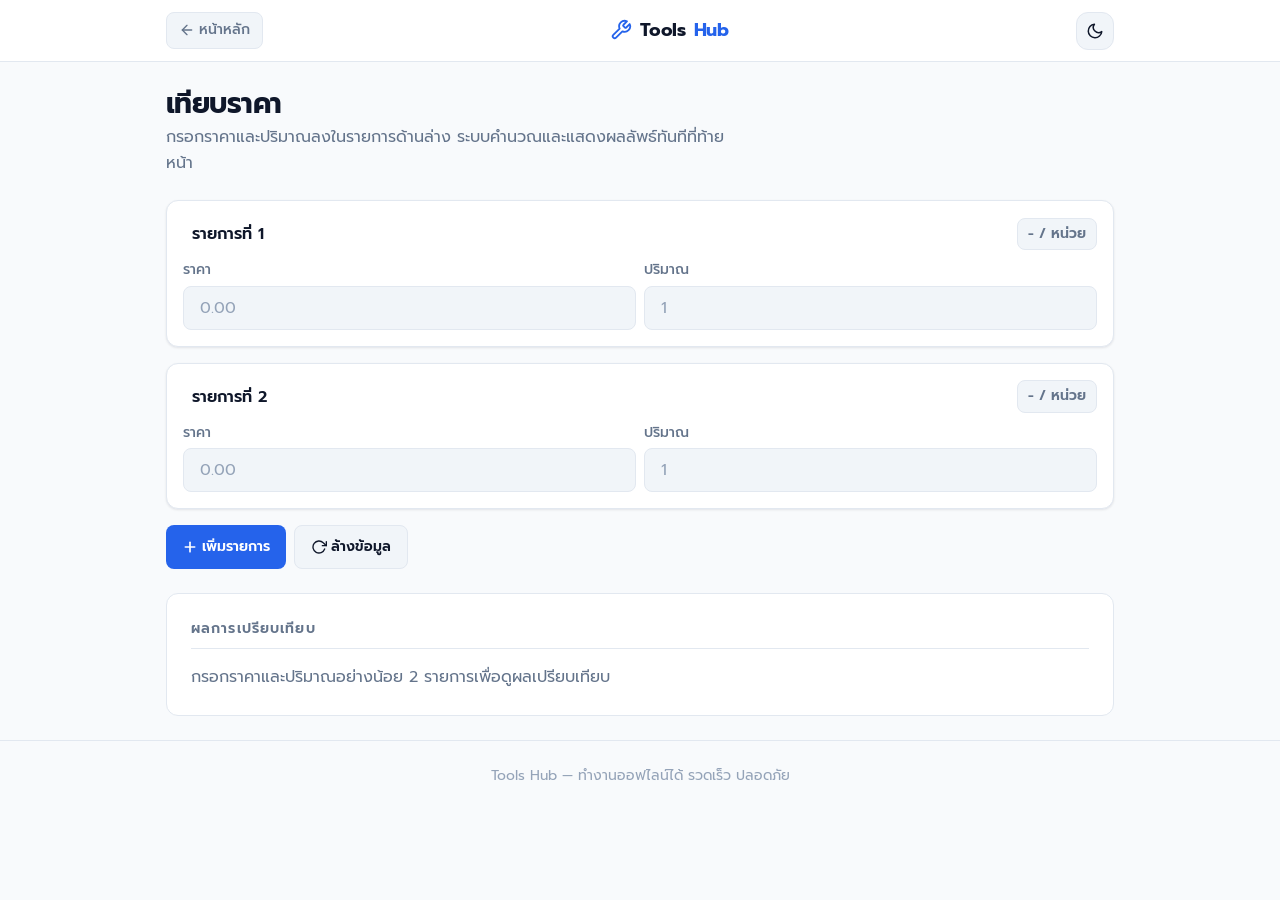
<file: tools/price-comparison.html>
<!DOCTYPE html>
<html lang="th">
<head>
  <meta charset="UTF-8">
  <meta name="viewport" content="width=device-width, initial-scale=1.0">
  <title>เทียบราคา — Tools Hub</title>
  <meta name="description" content="เปรียบเทียบราคาสินค้าต่อหน่วย คำนวณเรียลไทม์ หาตัวเลือกที่คุ้มและประหยัดที่สุด">
  <meta name="theme-color" content="#f8fafc">
  <link rel="manifest" href="../manifest.json">
  <link rel="icon" type="image/jpeg" href="../assets/icons/icon-192.jpg">
  <link rel="stylesheet" href="../assets/css/style.css">
  <style>
    .item-card {
      border: 1px solid var(--border);
      border-radius: var(--radius);
      background: var(--surface);
      padding: var(--space-md);
      transition: border-color .2s, box-shadow .2s;
    }

    .item-card.is-winner {
      border: 2px solid var(--success);
      box-shadow: 0 0 0 1px var(--success), var(--shadow);
    }

    .item-header {
      display: flex;
      align-items: center;
      justify-content: space-between;
      gap: var(--space-sm);
      margin-bottom: var(--space-sm);
      flex-wrap: wrap;
    }

    .item-name-input {
      font-weight: 600;
      font-size: var(--text-base);
      border: 1px solid transparent;
      border-radius: var(--radius-sm);
      background: transparent;
      color: var(--text);
      padding: 4px 8px;
      min-width: 140px;
      flex: 1;
      transition: border-color .2s, background-color .2s;
    }

    .item-name-input:focus {
      border-color: var(--border-focus);
      background: var(--surface-alt);
      outline: none;
    }

    .item-header-meta {
      display: flex;
      align-items: center;
      gap: var(--space-sm);
    }

    .item-ppu-tag {
      font-size: var(--text-sm);
      font-weight: 600;
      color: var(--text-muted);
      background: var(--surface-alt);
      padding: 4px 10px;
      border-radius: var(--radius-sm);
      border: 1px solid var(--border);
      white-space: nowrap;
    }

    .item-card.is-winner .item-ppu-tag {
      color: var(--success);
      border-color: var(--success);
      background: rgba(16, 185, 129, 0.08);
    }

    .btn-delete-item {
      background: transparent;
      border: 1px solid transparent;
      color: var(--text-faint);
      border-radius: var(--radius-sm);
      padding: 6px 10px;
      font-size: var(--text-xs);
      cursor: pointer;
      display: inline-flex;
      align-items: center;
      gap: 4px;
      transition: color .2s, border-color .2s;
    }

    .btn-delete-item:hover {
      color: var(--danger);
      border-color: var(--danger);
      background: rgba(239, 68, 68, 0.06);
    }

    .actions-row {
      display: flex;
      align-items: center;
      gap: var(--space-sm);
      flex-wrap: wrap;
    }

    .result-section {
      border: 1px solid var(--border);
      background: var(--surface);
      border-radius: var(--radius);
      padding: var(--space-lg);
      transition: border-color .2s, background-color .2s;
    }

    .result-section.has-winner {
      border: 2px solid var(--success);
    }

    .winner-highlight-box {
      background: rgba(16, 185, 129, 0.06);
      border: 1px solid var(--success);
      border-radius: var(--radius-sm);
      padding: var(--space-md);
      margin-bottom: var(--space-md);
    }

    .winner-highlight-box .winner-title {
      font-size: var(--text-xl);
      font-weight: 700;
      color: var(--text);
      margin-bottom: var(--space-xs);
    }

    .winner-highlight-box .winner-desc {
      font-size: var(--text-sm);
      color: var(--text-muted);
    }

    .winner-highlight-box .winner-badge {
      display: inline-block;
      margin-bottom: var(--space-xs);
    }
  </style>
</head>
<body>
  <a href="#main-content" class="skip-link">ข้ามไปเนื้อหาหลัก</a>

  <header class="site-header" role="banner">
    <div class="container">
      <a href="../index.html" class="header-back" aria-label="กลับหน้าหลัก Tools Hub">
        <svg xmlns="http://www.w3.org/2000/svg" width="16" height="16" viewBox="0 0 24 24" fill="none" stroke="currentColor" stroke-width="2" stroke-linecap="round" stroke-linejoin="round" aria-hidden="true"><line x1="19" y1="12" x2="5" y2="12"/><polyline points="12 19 5 12 12 5"/></svg>
        หน้าหลัก
      </a>
      <a href="../index.html" class="site-logo" aria-label="หน้าหลัก Tools Hub">
        <svg xmlns="http://www.w3.org/2000/svg" width="22" height="22" viewBox="0 0 24 24" fill="none" stroke="currentColor" stroke-width="2" stroke-linecap="round" stroke-linejoin="round" aria-hidden="true"><path d="M14.7 6.3a1 1 0 0 0 0 1.4l1.6 1.6a1 1 0 0 0 1.4 0l3.77-3.77a6 6 0 0 1-7.94 7.94l-6.91 6.91a2.12 2.12 0 0 1-3-3l6.91-6.91a6 6 0 0 1 7.94-7.94l-3.76 3.76z"/></svg>
        Tools <span>Hub</span>
      </a>
      <div class="header-actions">
        <button type="button" class="theme-toggle-btn" aria-label="สลับโหมดมืด" title="สลับโหมดมืด"></button>
      </div>
    </div>
  </header>

  <main id="main-content" class="page-main">
    <div class="container">
      <div class="page-header">
        <h1 class="page-title">เทียบราคา</h1>
        <p class="page-description">กรอกราคาและปริมาณลงในรายการด้านล่าง ระบบคำนวณและแสดงผลลัพธ์ทันทีที่ท้ายหน้า</p>
      </div>

      <!-- Items List -->
      <div id="items-list" class="mb-md"></div>

      <!-- Controls Row -->
      <div class="actions-row mb-lg">
        <button id="add-item-btn" type="button" class="btn btn-primary">
          <svg xmlns="http://www.w3.org/2000/svg" width="16" height="16" viewBox="0 0 24 24" fill="none" stroke="currentColor" stroke-width="2.5" stroke-linecap="round" stroke-linejoin="round" aria-hidden="true"><line x1="12" y1="5" x2="12" y2="19"/><line x1="5" y1="12" x2="19" y2="12"/></svg>
          เพิ่มรายการ
        </button>
        <button id="clear-all-btn" type="button" class="btn btn-secondary">
          <svg xmlns="http://www.w3.org/2000/svg" width="14" height="14" viewBox="0 0 24 24" fill="none" stroke="currentColor" stroke-width="2" stroke-linecap="round" stroke-linejoin="round" aria-hidden="true"><polyline points="23 4 23 10 17 10"/><path d="M20.49 15a9 9 0 1 1-2.12-9.36L23 10"/></svg>
          ล้างข้อมูล
        </button>
      </div>

      <!-- Bottom Results Section -->
      <div id="results-section" class="result-section" role="region" aria-live="polite">
        <div class="section-title">ผลการเปรียบเทียบ</div>
        <div id="results-container">
          <p class="text-muted">กรอกราคาและปริมาณอย่างน้อย 2 รายการเพื่อดูผลเปรียบเทียบ</p>
        </div>
      </div>
    </div>
  </main>

  <footer class="site-footer" role="contentinfo">
    <div class="container">
      <p>Tools Hub &mdash; ทำงานออฟไลน์ได้ รวดเร็ว ปลอดภัย</p>
    </div>
  </footer>

  <script src="../assets/js/common.js"></script>
  <script>
    (function () {
      'use strict';
      registerServiceWorker('../sw.js');
      recordToolVisit('price-comparison');

      const itemsList = $id('items-list');
      const addItemBtn = $id('add-item-btn');
      const clearAllBtn = $id('clear-all-btn');
      const resultsSection = $id('results-section');
      const resultsContainer = $id('results-container');

      let itemCount = 0;

      function escHtml(str) {
        if (str === null || str === undefined) return '';
        return String(str)
          .replace(/&/g, '&amp;')
          .replace(/</g, '&lt;')
          .replace(/>/g, '&gt;')
          .replace(/"/g, '&quot;')
          .replace(/'/g, '&#39;');
      }

      function createItemRow(defaultName = '') {
        itemCount++;
        const id = itemCount;
        const name = defaultName || `รายการที่ ${id}`;
        const row = document.createElement('div');
        row.className = 'card card-sm item-card mb-md';
        row.id = `item-row-${id}`;
        row.innerHTML = `
          <div class="item-header">
            <input type="text" class="item-name-input item-name" value="${escHtml(name)}" placeholder="ชื่อรายการ" aria-label="ชื่อรายการ">
            <div class="item-header-meta">
              <span class="item-ppu-tag item-ppu-display">- / หน่วย</span>
              <button type="button" class="btn-delete-item" title="ลบรายการนี้" aria-label="ลบรายการที่ ${id}">
                <svg xmlns="http://www.w3.org/2000/svg" width="14" height="14" viewBox="0 0 24 24" fill="none" stroke="currentColor" stroke-width="2" stroke-linecap="round" stroke-linejoin="round" aria-hidden="true"><polyline points="3 6 5 6 21 6"/><path d="M19 6l-1 14H6L5 6"/><path d="M10 11v6"/><path d="M14 11v6"/><path d="M9 6V4h6v2"/></svg>
                ลบ
              </button>
            </div>
          </div>
          <div class="form-row">
            <div class="form-group" style="flex:1;min-width:120px;">
              <label class="form-label" for="price-${id}">ราคา</label>
              <input id="price-${id}" type="number" inputmode="decimal" class="form-input item-price" placeholder="0.00" min="0" step="any">
            </div>
            <div class="form-group" style="flex:1;min-width:120px;">
              <label class="form-label" for="qty-${id}">ปริมาณ</label>
              <input id="qty-${id}" type="number" inputmode="decimal" class="form-input item-qty" placeholder="1" min="0" step="any">
            </div>
          </div>
        `;

        row.querySelector('.btn-delete-item').addEventListener('click', () => {
          removeItemRow(row);
        });

        itemsList.appendChild(row);
        updateDeleteButtons();
        return row;
      }

      function removeItemRow(row) {
        if (itemsList.querySelectorAll('.item-card').length <= 2) return;
        row.remove();
        updateDeleteButtons();
        recalculate();
      }

      function updateDeleteButtons() {
        const rows = itemsList.querySelectorAll('.item-card');
        const canDelete = rows.length > 2;
        rows.forEach(row => {
          const btn = row.querySelector('.btn-delete-item');
          if (btn) btn.style.display = canDelete ? 'inline-flex' : 'none';
        });
      }

      function formatPpu(val) {
        if (val >= 100) return formatNumber(val, 2);
        if (val >= 1) return formatNumber(val, 3);
        return formatNumber(val, 4);
      }

      function recalculate() {
        const rows = Array.from(itemsList.querySelectorAll('.item-card'));
        const items = rows.map(row => {
          const nameInput = row.querySelector('.item-name');
          const priceInput = row.querySelector('.item-price');
          const qtyInput = row.querySelector('.item-qty');
          const ppuDisplay = row.querySelector('.item-ppu-display');

          const name = (nameInput.value || '').trim() || 'รายการ';
          const price = safeFloat(priceInput.value, 0);
          const qty = safeFloat(qtyInput.value, 0);

          let ppu = null;
          if (price > 0 && qty > 0) {
            ppu = price / qty;
          }

          return {
            row,
            name,
            price,
            qty,
            ppu,
            ppuDisplay
          };
        });

        // Update single row badge
        items.forEach(item => {
          if (item.ppu !== null) {
            item.ppuDisplay.textContent = `${formatPpu(item.ppu)} / หน่วย`;
          } else {
            item.ppuDisplay.textContent = '- / หน่วย';
            item.row.classList.remove('is-winner');
          }
        });

        const validItems = items.filter(item => item.ppu !== null);

        if (validItems.length < 2) {
          resultsSection.classList.remove('has-winner');
          resultsContainer.innerHTML = '<p class="text-muted">กรอกราคาและปริมาณอย่างน้อย 2 รายการเพื่อดูผลเปรียบเทียบ</p>';
          items.forEach(i => i.row.classList.remove('is-winner'));
          return;
        }

        const minPpu = Math.min(...validItems.map(i => i.ppu));
        const maxPpu = Math.max(...validItems.map(i => i.ppu));
        const winners = validItems.filter(i => Math.abs(i.ppu - minPpu) < 0.000001);

        if (minPpu === maxPpu) {
          resultsSection.classList.remove('has-winner');
          items.forEach(i => i.row.classList.remove('is-winner'));
          resultsContainer.innerHTML = `
            <div class="winner-highlight-box">
              <span class="badge badge-primary winner-badge">ราคาเท่ากัน</span>
              <div class="winner-title">ทุกรายการราคาต่อหน่วยเท่ากัน</div>
              <div class="winner-desc">ราคาเฉลี่ย ${formatPpu(minPpu)} ต่อหน่วย</div>
            </div>
            ${renderTable(validItems, minPpu)}
          `;
          return;
        }

        const winner = winners[0];
        const others = validItems.filter(i => !winners.includes(i));
        const secondBestPpu = Math.min(...others.map(i => i.ppu));
        const savingsVsSecond = ((secondBestPpu - minPpu) / secondBestPpu * 100).toFixed(1);

        resultsSection.classList.add('has-winner');

        items.forEach(item => {
          if (winners.includes(item)) {
            item.row.classList.add('is-winner');
          } else {
            item.row.classList.remove('is-winner');
          }
        });

        resultsContainer.innerHTML = `
          <div class="winner-highlight-box">
            <span class="badge badge-success winner-badge">คุ้มค่าที่สุด</span>
            <div class="winner-title">${escHtml(winner.name)} คุ้มที่สุด</div>
            <div class="winner-desc">ราคา ${formatPpu(minPpu)} ต่อหน่วย (ประหยัดกว่าตัวเลือกถัดไป ${savingsVsSecond}%)</div>
          </div>
          ${renderTable(validItems, minPpu)}
        `;
      }

      function renderTable(validItems, minPpu) {
        const sorted = [...validItems].sort((a, b) => a.ppu - b.ppu);
        const rowsHtml = sorted.map(item => {
          const isWinner = Math.abs(item.ppu - minPpu) < 0.000001;
          const diffPct = isWinner ? '' : `แพงกว่า ${((item.ppu - minPpu) / minPpu * 100).toFixed(1)}%`;
          return `
            <tr ${isWinner ? 'class="best"' : ''}>
              <td><strong>${escHtml(item.name)}</strong></td>
              <td>${formatNumber(item.price)} / ${formatNumber(item.qty, 0)}</td>
              <td><strong>${formatPpu(item.ppu)}</strong></td>
              <td>
                ${isWinner ? '<span class="badge badge-success">คุ้มที่สุด</span>' : `<span class="text-danger font-semibold text-xs">${diffPct}</span>`}
              </td>
            </tr>
          `;
        }).join('');

        return `
          <div class="table-wrap">
            <table class="data-table">
              <thead>
                <tr>
                  <th>รายการ</th>
                  <th>ราคา / ปริมาณ</th>
                  <th>ราคาต่อหน่วย</th>
                  <th>ผลลัพธ์</th>
                </tr>
              </thead>
              <tbody>${rowsHtml}</tbody>
            </table>
          </div>
        `;
      }

      function init() {
        itemsList.innerHTML = '';
        itemCount = 0;
        createItemRow('รายการที่ 1');
        createItemRow('รายการที่ 2');
        recalculate();
      }

      // Live updates
      itemsList.addEventListener('input', recalculate);
      itemsList.addEventListener('change', recalculate);

      addItemBtn.addEventListener('click', () => {
        const row = createItemRow();
        recalculate();
        const priceInput = row.querySelector('.item-price');
        if (priceInput) priceInput.focus();
      });

      clearAllBtn.addEventListener('click', () => {
        init();
        const firstPrice = itemsList.querySelector('.item-price');
        if (firstPrice) firstPrice.focus();
      });

      init();
    })();
  </script>
</body>
</html>
</file>
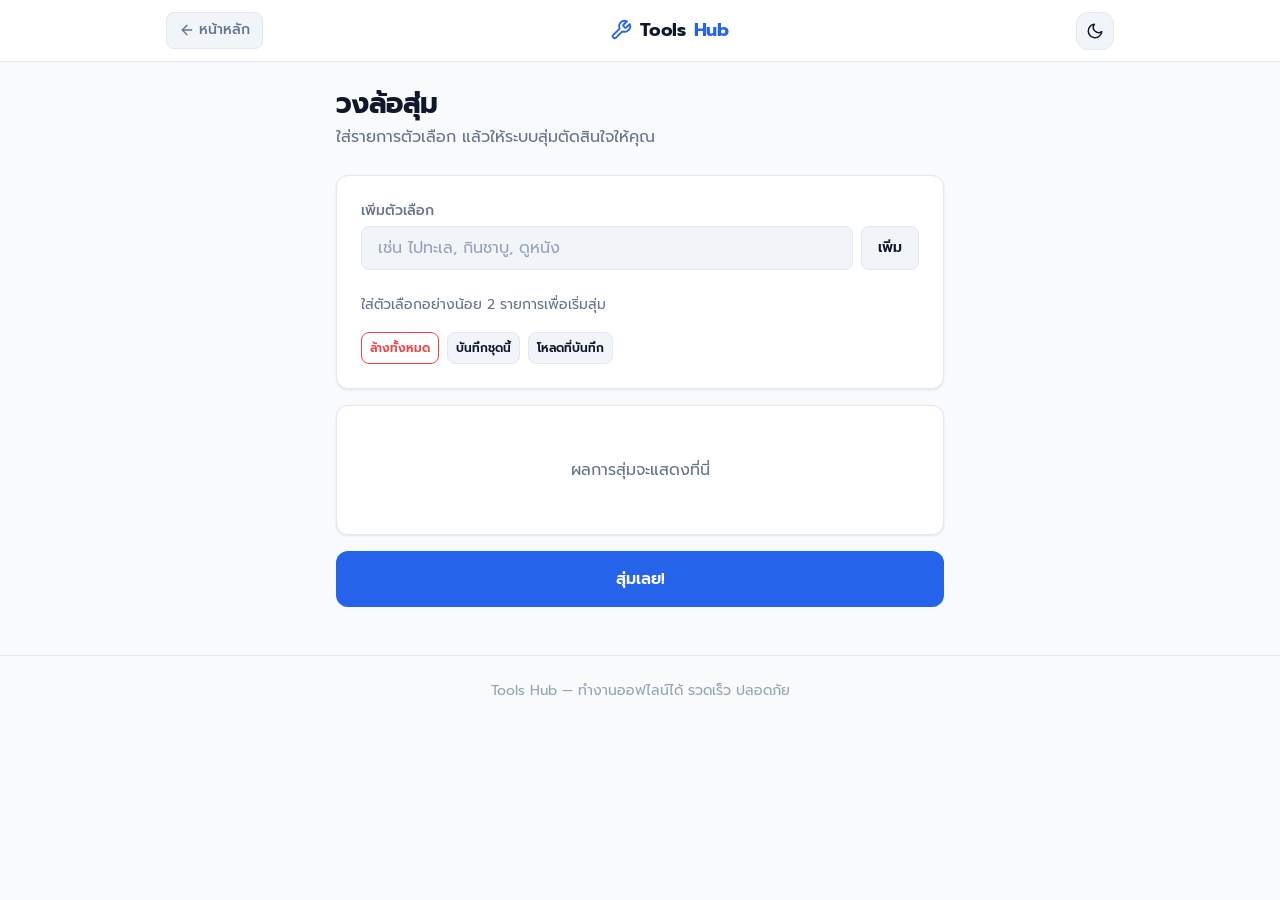
<file: tools/random-choice.html>
<!DOCTYPE html>
<html lang="th">
<head>
  <meta charset="UTF-8">
  <meta name="viewport" content="width=device-width, initial-scale=1.0">
  <title>วงล้อสุ่ม — Tools Hub</title>
  <meta name="description" content="สุ่มตัวเลือกหรือจับฉลากรายชื่อจากรายการของคุณทันใจ ใช้งานง่าย ออฟไลน์ได้">
  <meta name="theme-color" content="#f8fafc">
  <link rel="manifest" href="../manifest.json">
  <link rel="icon" type="image/jpeg" href="../assets/icons/icon-192.jpg">
  <link rel="stylesheet" href="../assets/css/style.css">
  <style>
    .choice-result-big {
      font-size: var(--text-2xl);
      font-weight: 800;
      letter-spacing: -0.02em;
      line-height: 1.2;
      color: var(--primary);
    }
    .history-item {
      display: flex;
      align-items: center;
      justify-content: space-between;
      padding: var(--space-xs) 0;
      border-bottom: 1px solid var(--border);
      font-size: var(--text-sm);
    }
    .history-item:last-child { border-bottom: none; }
    .history-num {
      color: var(--text-faint);
      font-size: var(--text-xs);
      min-width: 24px;
    }
  </style>
</head>
<body>
  <a href="#main-content" class="skip-link">ข้ามไปเนื้อหาหลัก</a>

  <header class="site-header" role="banner">
    <div class="container">
      <a href="../index.html" class="header-back" aria-label="กลับหน้าหลัก Tools Hub">
        <svg xmlns="http://www.w3.org/2000/svg" width="16" height="16" viewBox="0 0 24 24" fill="none" stroke="currentColor" stroke-width="2" stroke-linecap="round" stroke-linejoin="round" aria-hidden="true"><line x1="19" y1="12" x2="5" y2="12"/><polyline points="12 19 5 12 12 5"/></svg>
        หน้าหลัก
      </a>
      <a href="../index.html" class="site-logo" aria-label="หน้าหลัก Tools Hub">
        <svg xmlns="http://www.w3.org/2000/svg" width="22" height="22" viewBox="0 0 24 24" fill="none" stroke="currentColor" stroke-width="2" stroke-linecap="round" stroke-linejoin="round" aria-hidden="true"><path d="M14.7 6.3a1 1 0 0 0 0 1.4l1.6 1.6a1 1 0 0 0 1.4 0l3.77-3.77a6 6 0 0 1-7.94 7.94l-6.91 6.91a2.12 2.12 0 0 1-3-3l6.91-6.91a6 6 0 0 1 7.94-7.94l-3.76 3.76z"/></svg>
        Tools <span>Hub</span>
      </a>
      <div class="header-actions">
        <button type="button" class="theme-toggle-btn" aria-label="สลับโหมดมืด" title="สลับโหมดมืด"></button>
      </div>
    </div>
  </header>

  <main id="main-content" class="page-main">
    <div class="container" style="max-width:640px;">
      <div class="page-header">
        <h1 class="page-title">วงล้อสุ่ม</h1>
        <p class="page-description">ใส่รายการตัวเลือก แล้วให้ระบบสุ่มตัดสินใจให้คุณ</p>
      </div>

      <!-- Add option -->
      <div class="card mb-md">
        <div class="form-row">
          <div class="form-group" style="flex:1;">
            <label class="form-label" for="option-input">เพิ่มตัวเลือก</label>
            <input id="option-input" type="text" class="form-input" placeholder="เช่น ไปทะเล, กินชาบู, ดูหนัง">
          </div>
          <div style="align-self:flex-end;">
            <button id="add-option-btn" class="btn btn-secondary">เพิ่ม</button>
          </div>
        </div>

        <!-- Options tags -->
        <div id="options-tags" class="flex flex-wrap gap-sm mt-md"></div>
        <p id="options-empty" class="text-muted text-sm mt-sm">ใส่ตัวเลือกอย่างน้อย 2 รายการเพื่อเริ่มสุ่ม</p>

        <div class="flex gap-sm mt-md flex-wrap">
          <button id="clear-btn" class="btn btn-danger btn-sm">ล้างทั้งหมด</button>
          <button id="save-btn" class="btn btn-secondary btn-sm">บันทึกชุดนี้</button>
          <button id="load-btn" class="btn btn-secondary btn-sm">โหลดที่บันทึก</button>
        </div>
      </div>

      <!-- Result -->
      <div id="result-card" class="card mb-md" style="min-height:130px;display:flex;flex-direction:column;align-items:center;justify-content:center;text-align:center;">
        <p class="text-muted" id="result-placeholder">ผลการสุ่มจะแสดงที่นี่</p>
        <div id="result-display" class="hidden">
          <div class="choice-result-big" id="choice-text"></div>
        </div>
      </div>

      <button id="pick-btn" class="btn btn-primary btn-lg btn-block mb-lg" disabled>สุ่มเลย!</button>

      <!-- History -->
      <div id="history-section" class="card hidden">
        <div class="flex-between mb-sm">
          <h2 class="section-title" style="margin-bottom:0;border:none;">ประวัติการสุ่ม</h2>
          <button id="clear-history-btn" class="btn btn-secondary btn-sm">ล้างประวัติ</button>
        </div>
        <div id="history-list"></div>
      </div>
    </div>
  </main>

  <footer class="site-footer" role="contentinfo">
    <div class="container"><p>Tools Hub &mdash; ทำงานออฟไลน์ได้ รวดเร็ว ปลอดภัย</p></div>
  </footer>

  <script src="../assets/js/common.js"></script>
  <script>
    (function () {
      'use strict';
      registerServiceWorker('../sw.js');
      recordToolVisit('random-choice');

      const OPTIONS_KEY = 'tools-hub:random-choice-options';
      const HISTORY_KEY = 'tools-hub:random-choice-history';

      let options = lsGet(OPTIONS_KEY, []);
      let history = lsGet(HISTORY_KEY, []);

      function esc(s) { return String(s).replace(/&/g,'&amp;').replace(/</g,'&lt;').replace(/>/g,'&gt;').replace(/"/g,'&quot;'); }

      function renderOptions() {
        const container = $id('options-tags');
        const empty = $id('options-empty');
        container.innerHTML = '';

        if (options.length === 0) {
          empty.classList.remove('hidden');
          $id('pick-btn').disabled = true;
          return;
        }
        empty.classList.add('hidden');
        $id('pick-btn').disabled = options.length < 2;

        options.forEach((opt, i) => {
          const tag = document.createElement('div');
          tag.className = 'tag';
          tag.innerHTML = `${esc(opt)}
            <button class="tag-remove" data-i="${i}" aria-label="ลบ ${esc(opt)}">
              <svg xmlns="http://www.w3.org/2000/svg" width="14" height="14" viewBox="0 0 24 24" fill="none" stroke="currentColor" stroke-width="2.5" stroke-linecap="round" stroke-linejoin="round"><line x1="18" y1="6" x2="6" y2="18"/><line x1="6" y1="6" x2="18" y2="18"/></svg>
            </button>`;
          container.appendChild(tag);
        });

        container.querySelectorAll('.tag-remove').forEach(btn => {
          btn.addEventListener('click', () => {
            options.splice(+btn.dataset.i, 1);
            lsSet(OPTIONS_KEY, options);
            renderOptions();
          });
        });
      }

      function addOption() {
        const val = $id('option-input').value.trim();
        if (!val || options.includes(val)) return;
        options.push(val);
        lsSet(OPTIONS_KEY, options);
        $id('option-input').value = '';
        renderOptions();
      }

      $id('add-option-btn').addEventListener('click', addOption);
      $id('option-input').addEventListener('keydown', e => { if (e.key === 'Enter') addOption(); });

      $id('clear-btn').addEventListener('click', () => {
        if (options.length > 0 && !confirm('ต้องการล้างตัวเลือกทั้งหมดหรือไม่?')) return;
        options = [];
        lsSet(OPTIONS_KEY, options);
        renderOptions();
      });

      $id('save-btn').addEventListener('click', () => {
        if (options.length === 0) { alert('ยังไม่มีตัวเลือกให้บันทึก'); return; }
        lsSet(OPTIONS_KEY, options);
        alert('บันทึกชุดตัวเลือกลงในอุปกรณ์เรียบร้อย');
      });

      $id('load-btn').addEventListener('click', () => {
        const saved = lsGet(OPTIONS_KEY, []);
        if (saved.length === 0) { alert('ไม่พบข้อมูลที่บันทึกไว้'); return; }
        options = saved;
        renderOptions();
      });

      $id('pick-btn').addEventListener('click', pick);

      function pick() {
        if (options.length < 2) return;
        const chosen = options[Math.floor(Math.random() * options.length)];

        const textEl = $id('choice-text');
        const display = $id('result-display');
        $id('result-placeholder').classList.add('hidden');
        display.classList.remove('hidden');

        textEl.className = 'choice-result-big';
        void textEl.offsetWidth;
        textEl.classList.add('spin-in');
        textEl.textContent = chosen;

        history.unshift(chosen);
        if (history.length > 20) history.pop();
        lsSet(HISTORY_KEY, history);
        renderHistory();
      }

      function renderHistory() {
        const section = $id('history-section');
        const list = $id('history-list');
        if (history.length === 0) { section.classList.add('hidden'); return; }
        section.classList.remove('hidden');
        list.innerHTML = '';
        history.forEach((item, i) => {
          const div = document.createElement('div');
          div.className = 'history-item';
          div.innerHTML = `<span class="history-num">#${i + 1}</span><span>${esc(item)}</span>`;
          list.appendChild(div);
        });
      }

      $id('clear-history-btn').addEventListener('click', () => {
        history = [];
        lsSet(HISTORY_KEY, history);
        renderHistory();
      });

      renderOptions();
      renderHistory();
    })();
  </script>
</body>
</html>
</file>
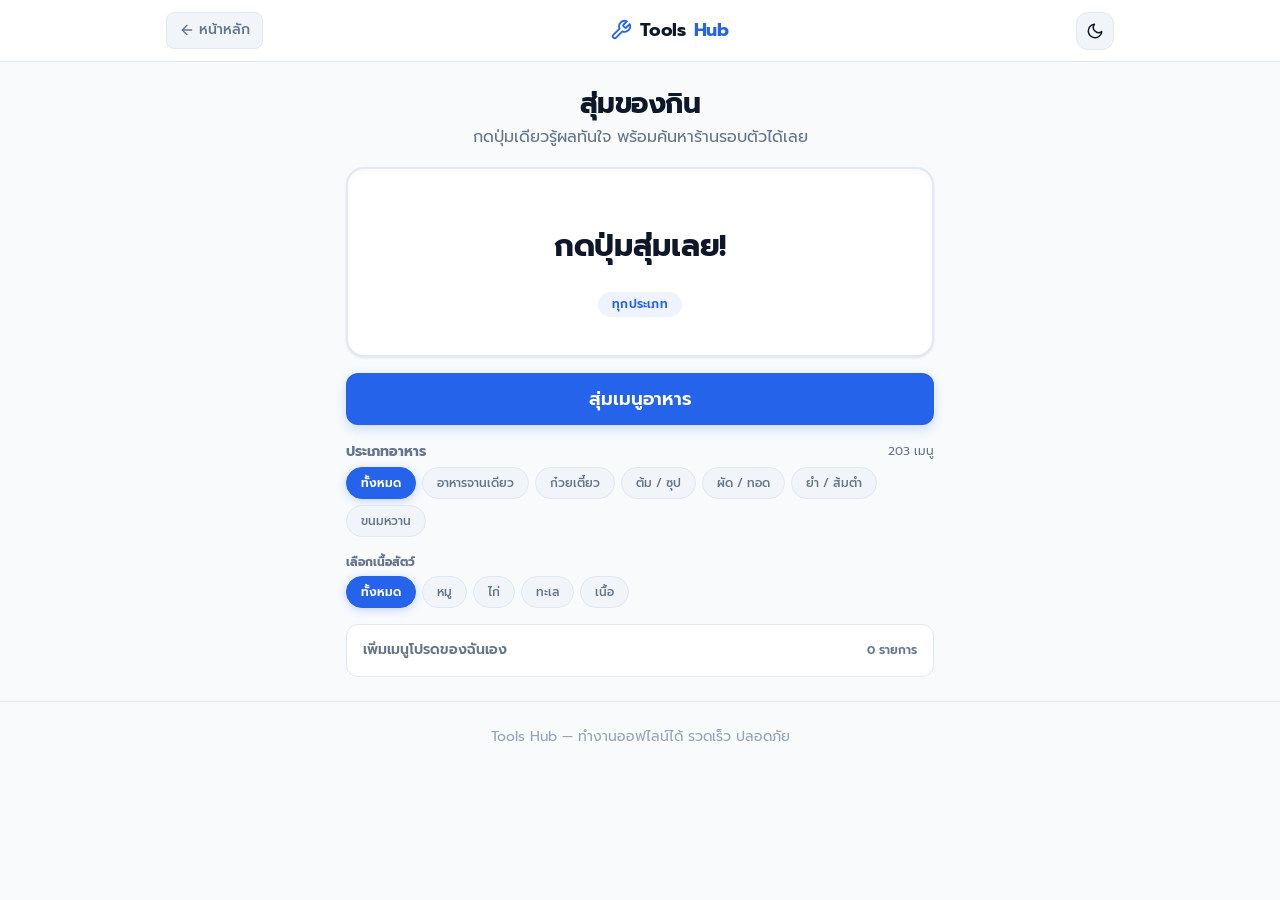
<file: tools/random-food.html>
<!DOCTYPE html>
<html lang="th">
<head>
  <meta charset="UTF-8">
  <meta name="viewport" content="width=device-width, initial-scale=1.0">
  <title>สุ่มของกิน — Tools Hub</title>
  <meta name="description" content="สุ่มเมนูอาหารสไตล์ตู้สุ่ม Slot Machine เลือกหมวดหมู่ด่วน พร้อมค้นหาร้านใกล้ฉัน">
  <meta name="theme-color" content="#f8fafc">
  <link rel="manifest" href="../manifest.json">
  <link rel="icon" type="image/jpeg" href="../assets/icons/icon-192.jpg">
  <link rel="stylesheet" href="../assets/css/style.css">
  <style>
    /* Slot Machine Display Window (Fixed Height - ไม่มีขยับ) */
    .slot-machine-box {
      background: var(--surface);
      border: 2px solid var(--border);
      border-radius: var(--radius-lg);
      height: 190px;
      max-height: 190px;
      display: flex;
      flex-direction: column;
      align-items: center;
      justify-content: center;
      padding: var(--space-md);
      box-shadow: inset 0 2px 6px rgba(0,0,0,0.03), var(--shadow-sm);
      position: relative;
      overflow: hidden;
      text-align: center;
      margin-bottom: var(--space-md);
      user-select: none;
    }

    .slot-reel {
      height: 84px;
      display: flex;
      align-items: center;
      justify-content: center;
      width: 100%;
      overflow: hidden;
    }

    .slot-food-name {
      font-size: clamp(1.4rem, 5.5vw, 1.9rem);
      font-weight: 700;
      color: var(--text);
      line-height: 1.25;
      letter-spacing: -0.01em;
      transition: transform 0.08s ease, opacity 0.08s ease;
      word-break: break-word;
    }

    .slot-food-name.spinning {
      color: var(--primary);
      transform: scale(0.96);
      opacity: 0.85;
    }

    .slot-food-name.pop-win {
      animation: popWin 0.35s cubic-bezier(0.175, 0.885, 0.32, 1.275);
    }

    @keyframes popWin {
      0% { transform: scale(0.85); opacity: 0.5; }
      60% { transform: scale(1.08); }
      100% { transform: scale(1); opacity: 1; }
    }

    .slot-badge-slot {
      height: 30px;
      display: flex;
      align-items: center;
      justify-content: center;
      margin-top: 2px;
    }

    .slot-cat-badge {
      font-size: var(--text-xs);
      font-weight: 600;
      padding: 3px 14px;
      border-radius: 20px;
      background: var(--primary-dim);
      color: var(--primary);
      letter-spacing: 0.02em;
    }

    /* Category Quick Pills */
    .quick-pills-wrap {
      display: flex;
      flex-wrap: wrap;
      gap: 6px;
      margin-top: var(--space-xs);
      margin-bottom: var(--space-md);
    }

    .quick-pill {
      background: var(--surface-alt);
      border: 1px solid var(--border);
      color: var(--text-muted);
      padding: 6px 14px;
      border-radius: 20px;
      font-size: var(--text-xs);
      font-weight: 500;
      cursor: pointer;
      transition: all 0.15s ease;
      user-select: none;
    }

    .quick-pill:hover {
      color: var(--text);
      border-color: var(--text-muted);
    }

    .quick-pill.active {
      background: var(--primary);
      border-color: var(--primary);
      color: #ffffff;
      font-weight: 600;
      box-shadow: 0 2px 8px rgba(37, 99, 235, 0.25);
    }

    /* Action Buttons */
    .spin-btn {
      min-height: 52px;
      font-size: 1.15rem;
      font-weight: 600;
      border-radius: var(--radius);
      box-shadow: 0 4px 12px rgba(37, 99, 235, 0.2);
    }

    .spin-btn:active:not(:disabled) {
      transform: scale(0.97);
    }

    .sub-actions {
      display: grid;
      grid-template-columns: 1fr 1fr;
      gap: var(--space-sm);
      margin-top: var(--space-sm);
      margin-bottom: var(--space-lg);
    }

    /* Collapsible Custom Foods */
    details.custom-accordion {
      background: var(--surface);
      border: 1px solid var(--border);
      border-radius: var(--radius);
      padding: var(--space-sm) var(--space-md);
      transition: all 0.2s;
    }

    details.custom-accordion summary {
      cursor: pointer;
      font-weight: 600;
      font-size: var(--text-sm);
      color: var(--text-muted);
      list-style: none;
      display: flex;
      align-items: center;
      justify-content: space-between;
      user-select: none;
      padding: 6px 0;
    }

    details.custom-accordion summary::-webkit-details-marker { display: none; }

    details.custom-accordion summary:hover {
      color: var(--text);
    }
  </style>
</head>
<body>
  <a href="#main-content" class="skip-link">ข้ามไปเนื้อหาหลัก</a>

  <header class="site-header" role="banner">
    <div class="container">
      <a href="../index.html" class="header-back" aria-label="กลับหน้าหลัก Tools Hub">
        <svg xmlns="http://www.w3.org/2000/svg" width="16" height="16" viewBox="0 0 24 24" fill="none" stroke="currentColor" stroke-width="2" stroke-linecap="round" stroke-linejoin="round" aria-hidden="true"><line x1="19" y1="12" x2="5" y2="12"/><polyline points="12 19 5 12 12 5"/></svg>
        หน้าหลัก
      </a>
      <a href="../index.html" class="site-logo" aria-label="หน้าหลัก Tools Hub">
        <svg xmlns="http://www.w3.org/2000/svg" width="22" height="22" viewBox="0 0 24 24" fill="none" stroke="currentColor" stroke-width="2" stroke-linecap="round" stroke-linejoin="round" aria-hidden="true"><path d="M14.7 6.3a1 1 0 0 0 0 1.4l1.6 1.6a1 1 0 0 0 1.4 0l3.77-3.77a6 6 0 0 1-7.94 7.94l-6.91 6.91a2.12 2.12 0 0 1-3-3l6.91-6.91a6 6 0 0 1 7.94-7.94l-3.76 3.76z"/></svg>
        Tools <span>Hub</span>
      </a>
      <div class="header-actions">
        <button type="button" class="theme-toggle-btn" aria-label="สลับโหมดมืด" title="สลับโหมดมืด"></button>
      </div>
    </div>
  </header>

  <main id="main-content" class="page-main">
    <div class="container" style="max-width:620px;">
      <div class="page-header" style="text-align:center;margin-bottom:var(--space-md);">
        <h1 class="page-title">สุ่มของกิน</h1>
        <p class="page-description" style="margin-inline:auto;">กดปุ่มเดียวรู้ผลทันใจ พร้อมค้นหาร้านรอบตัวได้เลย</p>
      </div>

      <!-- Slot Machine Screen (Fixed 190px - นิ่งสนิท ไม่ดันปุ่ม) -->
      <div class="slot-machine-box" role="region" aria-label="จอแสดงผลสุ่มอาหาร">
        <div class="slot-reel">
          <div id="slot-name" class="slot-food-name" aria-live="polite">กดปุ่มสุ่มเลย!</div>
        </div>
        <div class="slot-badge-slot">
          <span id="slot-cat" class="slot-cat-badge">ทุกหมวดหมู่</span>
        </div>
      </div>

      <!-- Main Spin Button -->
      <button id="spin-btn" class="btn btn-primary btn-block spin-btn" aria-label="กดสุ่มเมนูอาหาร">
        สุ่มเมนูอาหาร
      </button>

      <!-- Sub Actions (ค้นหาร้าน / สุ่มใหม่) -->
      <div id="sub-actions-box" class="sub-actions hidden">
        <a id="find-maps-btn" href="#" target="_blank" rel="noopener noreferrer" class="btn btn-secondary" style="font-size:var(--text-sm);">
          <svg xmlns="http://www.w3.org/2000/svg" width="16" height="16" viewBox="0 0 24 24" fill="none" stroke="currentColor" stroke-width="2" stroke-linecap="round" stroke-linejoin="round" aria-hidden="true"><circle cx="12" cy="12" r="10"/><polygon points="16.24 7.76 14.12 14.12 7.76 16.24 9.88 9.88 16.24 7.76"/></svg>
          หาร้านใกล้ฉัน
        </a>
        <button id="respin-btn" class="btn btn-secondary" style="font-size:var(--text-sm);">
          <svg xmlns="http://www.w3.org/2000/svg" width="16" height="16" viewBox="0 0 24 24" fill="none" stroke="currentColor" stroke-width="2" stroke-linecap="round" stroke-linejoin="round" aria-hidden="true"><polyline points="23 4 23 10 17 10"/><path d="M20.49 15a9 9 0 1 1-2.12-9.36L23 10"/></svg>
          สุ่มใหม่อีกที
        </button>
      </div>

      <!-- Quick Category Pills (เลือกประเภทอาหารและเนื้อสัตว์) -->
      <div style="margin-top:var(--space-md);">
        <div class="flex-between">
          <span class="text-sm font-bold" style="color:var(--text-muted);">ประเภทอาหาร</span>
          <span id="pool-count" class="text-xs text-muted">0 เมนู</span>
        </div>
        <div id="quick-pills" class="quick-pills-wrap" role="group" aria-label="ประเภทอาหาร">
          <!-- Populated by JS -->
        </div>

        <div id="meat-filter-row" style="margin-top:2px;">
          <div class="flex-between">
            <span class="text-xs font-bold" style="color:var(--text-muted);">เลือกเนื้อสัตว์</span>
          </div>
          <div id="meat-pills" class="quick-pills-wrap" role="group" aria-label="เลือกเนื้อสัตว์">
            <!-- Populated by JS -->
          </div>
        </div>
      </div>

      <!-- Collapsible My Custom Foods (พับไว้ด้านล่างเพื่อความสะอาดตา) -->
      <details class="custom-accordion mt-md">
        <summary>
          <span>เพิ่มเมนูโปรดของฉันเอง</span>
          <span class="text-xs text-muted" id="custom-count-tag">0 รายการ</span>
        </summary>
        <div style="padding-top:var(--space-sm);">
          <div class="form-row mb-sm" style="flex-wrap:wrap;">
            <div class="form-group" style="flex:2;min-width:140px;">
              <input id="custom-name" type="text" class="form-input" placeholder="ชื่อเมนู เช่น ก๋วยเตี๋ยวป้าเพ็ญ">
            </div>
            <div class="form-group" style="flex:1;min-width:100px;">
              <input id="custom-cat" type="text" class="form-input" placeholder="หมวดหมู่">
            </div>
            <div style="align-self:flex-end;">
              <button id="add-custom-btn" class="btn btn-secondary">เพิ่ม</button>
            </div>
          </div>
          <div id="custom-list" class="flex flex-wrap gap-xs"></div>
          <p id="custom-empty" class="text-muted text-xs mt-xs">ยังไม่มีเมนูที่บันทึกไว้</p>
        </div>
      </details>

    </div>
  </main>

  <footer class="site-footer" role="contentinfo">
    <div class="container"><p>Tools Hub &mdash; ทำงานออฟไลน์ได้ รวดเร็ว ปลอดภัย</p></div>
  </footer>

  <script src="../assets/js/common.js"></script>
  <script>
    (function () {
      'use strict';
      registerServiceWorker('../sw.js');
      recordToolVisit('random-food');

      const CUSTOM_KEY = 'tools-hub:custom-foods';
      let defaultFoods = [];
      let customFoods = lsGet(CUSTOM_KEY, []);
      let activeCategory = 'all';
      let activeMeat = 'all';
      let isSpinning = false;
      let lastPicked = null;

      const slotNameEl = $id('slot-name');
      const slotCatEl = $id('slot-cat');
      const spinBtn = $id('spin-btn');
      const subActionsBox = $id('sub-actions-box');
      const findMapsBtn = $id('find-maps-btn');
      const respinBtn = $id('respin-btn');
      const meatFilterRow = $id('meat-filter-row');

      async function init() {
        try {
          const res = await fetch('../data/foods.json');
          defaultFoods = await res.json();
        } catch {
          defaultFoods = [];
        }

        renderCategoryPills();
        renderMeatPills();
        renderCustomList();
        updatePoolCount();
        bindEvents();
      }

      function getPool() {
        let pool = [];
        if (activeCategory === 'my_custom') {
          return customFoods.map(f => ({ name: f.name, category: f.category || 'เมนูฉัน', meat: 'ทั่วไป' }));
        }

        pool = defaultFoods.concat(customFoods.map(f => ({ name: f.name, category: f.category || 'เมนูฉัน', meat: 'ทั่วไป' })));

        if (activeCategory !== 'all') {
          pool = pool.filter(f => f.category === activeCategory);
        }

        if (activeMeat !== 'all' && activeCategory !== 'ขนมหวาน') {
          pool = pool.filter(f => f.meat === activeMeat);
        }

        return pool;
      }

      function updatePoolCount() {
        const pool = getPool();
        $id('pool-count').textContent = `${pool.length} เมนู`;
        updateBadge();
      }

      function updateBadge() {
        if (isSpinning) return;
        let catText = activeCategory === 'all' ? 'ทุกประเภท' : (activeCategory === 'my_custom' ? 'เมนูของฉัน' : activeCategory);
        let meatText = (activeMeat === 'all' || activeCategory === 'ขนมหวาน') ? '' : ` (${activeMeat})`;
        slotCatEl.textContent = catText + meatText;
      }

      function renderCategoryPills() {
        const container = $id('quick-pills');
        container.innerHTML = '';

        const cats = ['all', 'อาหารจานเดียว', 'ก๋วยเตี๋ยว', 'ต้ม / ซุป', 'ผัด / ทอด', 'ยำ / ส้มตำ', 'ขนมหวาน'];

        cats.forEach(cat => {
          const btn = document.createElement('button');
          btn.type = 'button';
          btn.className = 'quick-pill' + (activeCategory === cat ? ' active' : '');
          btn.textContent = cat === 'all' ? 'ทั้งหมด' : cat;
          btn.addEventListener('click', () => {
            if (isSpinning) return;
            activeCategory = cat;
            container.querySelectorAll('.quick-pill').forEach(p => p.classList.remove('active'));
            btn.classList.add('active');

            if (cat === 'ขนมหวาน') {
              meatFilterRow.classList.add('hidden');
              activeMeat = 'all';
              $id('meat-pills').querySelectorAll('.quick-pill').forEach((p, idx) => {
                p.classList.toggle('active', idx === 0);
              });
            } else {
              meatFilterRow.classList.remove('hidden');
            }

            updatePoolCount();
          });
          container.appendChild(btn);
        });

        if (customFoods.length > 0) {
          const customPill = document.createElement('button');
          customPill.type = 'button';
          customPill.className = 'quick-pill' + (activeCategory === 'my_custom' ? ' active' : '');
          customPill.textContent = 'เมนูของฉัน';
          customPill.addEventListener('click', () => {
            if (isSpinning) return;
            activeCategory = 'my_custom';
            meatFilterRow.classList.add('hidden');
            activeMeat = 'all';
            container.querySelectorAll('.quick-pill').forEach(p => p.classList.remove('active'));
            customPill.classList.add('active');
            updatePoolCount();
          });
          container.appendChild(customPill);
        }
      }

      function renderMeatPills() {
        const container = $id('meat-pills');
        container.innerHTML = '';

        const meats = [
          { id: 'all', label: 'ทั้งหมด' },
          { id: 'หมู', label: 'หมู' },
          { id: 'ไก่', label: 'ไก่' },
          { id: 'ทะเล', label: 'ทะเล' },
          { id: 'เนื้อ', label: 'เนื้อ' }
        ];

        meats.forEach(m => {
          const btn = document.createElement('button');
          btn.type = 'button';
          btn.className = 'quick-pill' + (activeMeat === m.id ? ' active' : '');
          btn.textContent = m.label;
          btn.addEventListener('click', () => {
            if (isSpinning) return;
            activeMeat = m.id;
            container.querySelectorAll('.quick-pill').forEach(p => p.classList.remove('active'));
            btn.classList.add('active');
            updatePoolCount();
          });
          container.appendChild(btn);
        });
      }

      // Slot Machine Spin Logic with deceleration
      function startSpin() {
        const pool = getPool();
        if (pool.length === 0) {
          slotNameEl.textContent = 'ไม่มีเมนูในหมวดนี้';
          slotCatEl.textContent = 'กรุณาเลือกหมวดอื่น';
          return;
        }

        if (isSpinning) return;
        isSpinning = true;
        spinBtn.disabled = true;
        spinBtn.innerHTML = 'กำลังสุ่ม...';
        subActionsBox.classList.add('hidden');

        slotNameEl.classList.remove('pop-win');
        slotNameEl.classList.add('spinning');

        // Choose final winner beforehand
        const finalWinner = pool[Math.floor(Math.random() * pool.length)];
        lastPicked = finalWinner;

        // Frame deceleration intervals (ms)
        const steps = [50, 50, 50, 50, 60, 60, 70, 80, 100, 130, 170, 220, 290, 380];
        let currentStep = 0;

        function runStep() {
          if (currentStep < steps.length) {
            const temp = pool[Math.floor(Math.random() * pool.length)];
            slotNameEl.textContent = temp.name;
            slotCatEl.textContent = temp.category || '';

            setTimeout(runStep, steps[currentStep]);
            currentStep++;
          } else {
            // Finished! Show winner
            slotNameEl.textContent = finalWinner.name;
            const metaInfo = finalWinner.category + (finalWinner.meat && finalWinner.meat !== 'ทั่วไป' ? ` • ${finalWinner.meat}` : '');
            slotCatEl.textContent = metaInfo;
            slotNameEl.classList.remove('spinning');
            slotNameEl.classList.add('pop-win');

            // Setup Google Maps link
            const mapsQuery = encodeURIComponent(`${finalWinner.name} ใกล้ฉัน`);
            findMapsBtn.href = `https://www.google.com/maps/search/?api=1&query=${mapsQuery}`;

            subActionsBox.classList.remove('hidden');
            spinBtn.disabled = false;
            spinBtn.innerHTML = 'สุ่มเมนูอาหาร';
            isSpinning = false;
          }
        }

        runStep();
      }

      function bindEvents() {
        spinBtn.addEventListener('click', startSpin);
        respinBtn.addEventListener('click', startSpin);
        $id('add-custom-btn').addEventListener('click', addCustomFood);
        $id('custom-name').addEventListener('keydown', e => { if (e.key === 'Enter') addCustomFood(); });
      }

      function addCustomFood() {
        const name = $id('custom-name').value.trim();
        if (!name) return;
        const cat = $id('custom-cat').value.trim() || 'เมนูฉัน';
        customFoods.push({ name, category: cat, meat: 'ทั่วไป' });
        lsSet(CUSTOM_KEY, customFoods);
        $id('custom-name').value = '';
        $id('custom-cat').value = '';
        renderCustomList();
        renderCategoryPills();
        updatePoolCount();
      }

      function removeCustomFood(i) {
        customFoods.splice(i, 1);
        lsSet(CUSTOM_KEY, customFoods);
        renderCustomList();
        renderCategoryPills();
        updatePoolCount();
      }

      function renderCustomList() {
        const container = $id('custom-list');
        const empty = $id('custom-empty');
        const countTag = $id('custom-count-tag');
        countTag.textContent = `${customFoods.length} รายการ`;
        container.innerHTML = '';

        if (customFoods.length === 0) {
          empty.classList.remove('hidden');
          return;
        }
        empty.classList.add('hidden');

        customFoods.forEach((f, i) => {
          const tag = document.createElement('div');
          tag.className = 'tag';
          tag.innerHTML = `${escapeHtml(f.name)} <span class="text-xs text-muted">(${escapeHtml(f.category)})</span>
            <button type="button" class="tag-remove" data-i="${i}" aria-label="ลบ ${escapeHtml(f.name)}">
              <svg xmlns="http://www.w3.org/2000/svg" width="14" height="14" viewBox="0 0 24 24" fill="none" stroke="currentColor" stroke-width="2.5" stroke-linecap="round" stroke-linejoin="round"><line x1="18" y1="6" x2="6" y2="18"/><line x1="6" y1="6" x2="18" y2="18"/></svg>
            </button>`;
          container.appendChild(tag);
        });

        container.querySelectorAll('.tag-remove').forEach(btn => {
          btn.addEventListener('click', () => removeCustomFood(+btn.dataset.i));
        });
      }

      function escapeHtml(s) {
        return String(s).replace(/&/g,'&amp;').replace(/</g,'&lt;').replace(/>/g,'&gt;').replace(/"/g,'&quot;');
      }

      init();
    })();
  </script>
</body>
</html>
</file>
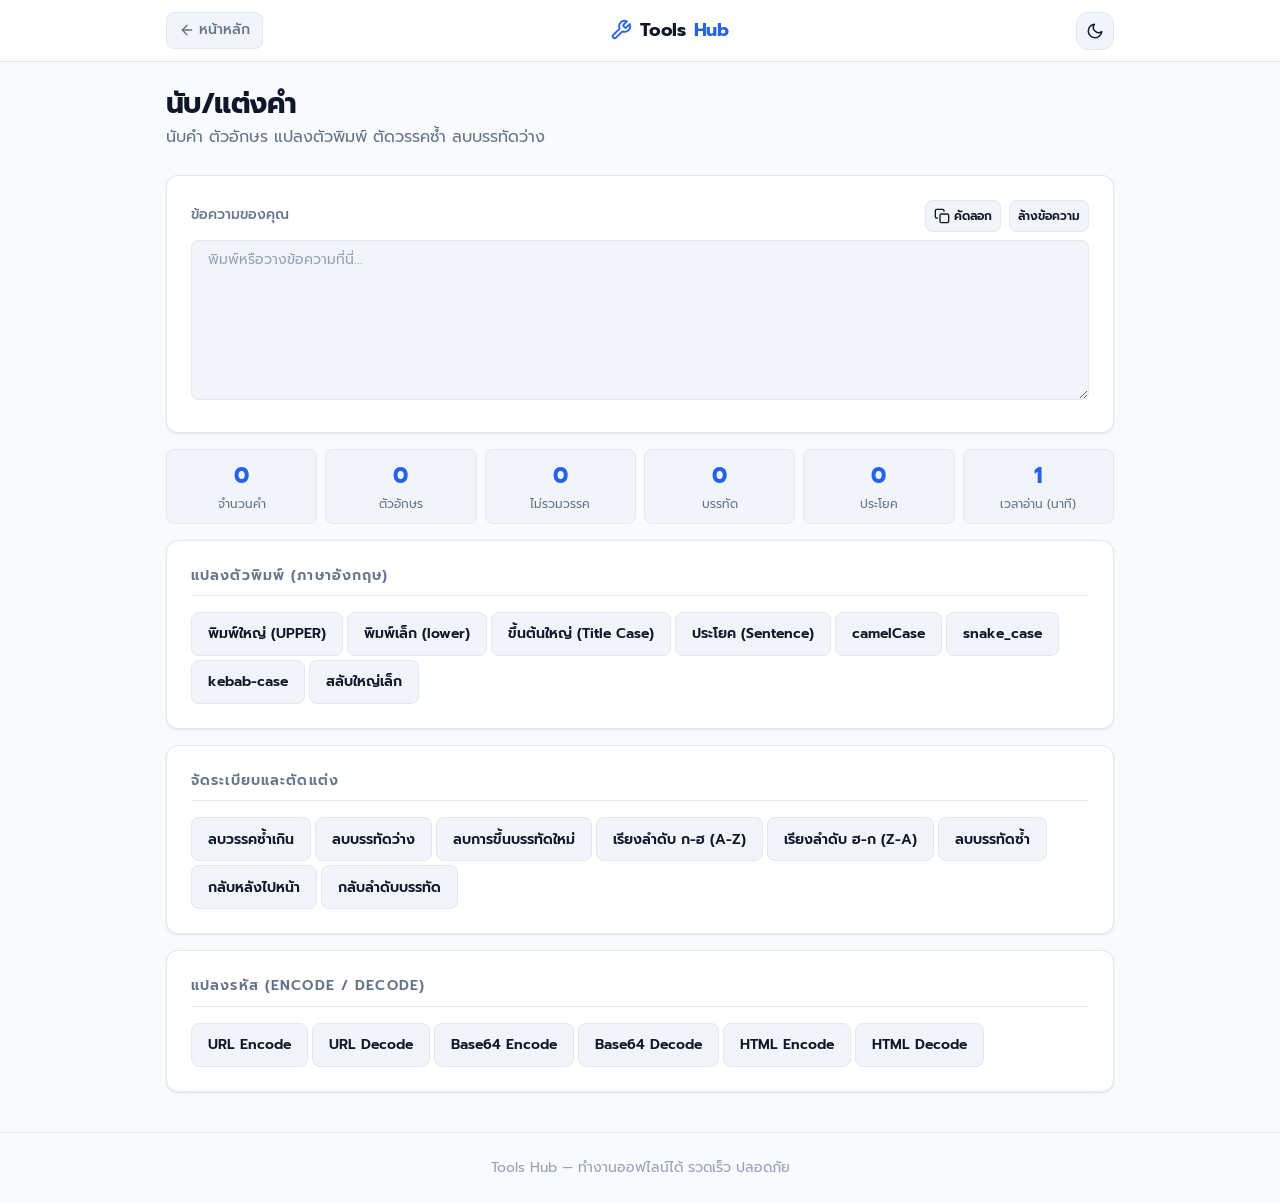
<file: tools/text-utils.html>
<!DOCTYPE html>
<html lang="th">
<head>
  <meta charset="UTF-8">
  <meta name="viewport" content="width=device-width, initial-scale=1.0">
  <title>นับ/แต่งคำ — Tools Hub</title>
  <meta name="description" content="นับจำนวนคำ ตัวอักษร แปลงตัวพิมพ์ ตัดวรรคซ้ำ ลบบรรทัดว่าง จัดรูปแบบข้อความ">
  <meta name="theme-color" content="#f8fafc">
  <link rel="manifest" href="../manifest.json">
  <link rel="icon" type="image/jpeg" href="../assets/icons/icon-192.jpg">
  <link rel="stylesheet" href="../assets/css/style.css">
  <style>
    .stats-grid {
      display: grid;
      grid-template-columns: repeat(auto-fit, minmax(110px, 1fr));
      gap: var(--space-sm);
      margin-bottom: var(--space-md);
    }
    .stat-box {
      background: var(--surface-alt);
      border: 1px solid var(--border);
      border-radius: var(--radius-sm);
      padding: var(--space-sm) var(--space-md);
      text-align: center;
    }
    .stat-value {
      font-size: var(--text-xl);
      font-weight: 700;
      color: var(--primary);
      font-variant-numeric: tabular-nums;
    }
    .stat-label {
      font-size: var(--text-xs);
      color: var(--text-muted);
      margin-top: 2px;
    }
    .btn-group {
      display: flex;
      flex-wrap: wrap;
      gap: var(--space-xs);
    }
  </style>
</head>
<body>
  <a href="#main-content" class="skip-link">ข้ามไปเนื้อหาหลัก</a>

  <header class="site-header" role="banner">
    <div class="container">
      <a href="../index.html" class="header-back" aria-label="กลับหน้าหลัก Tools Hub">
        <svg xmlns="http://www.w3.org/2000/svg" width="16" height="16" viewBox="0 0 24 24" fill="none" stroke="currentColor" stroke-width="2" stroke-linecap="round" stroke-linejoin="round" aria-hidden="true"><line x1="19" y1="12" x2="5" y2="12"/><polyline points="12 19 5 12 12 5"/></svg>
        หน้าหลัก
      </a>
      <a href="../index.html" class="site-logo" aria-label="หน้าหลัก Tools Hub">
        <svg xmlns="http://www.w3.org/2000/svg" width="22" height="22" viewBox="0 0 24 24" fill="none" stroke="currentColor" stroke-width="2" stroke-linecap="round" stroke-linejoin="round" aria-hidden="true"><path d="M14.7 6.3a1 1 0 0 0 0 1.4l1.6 1.6a1 1 0 0 0 1.4 0l3.77-3.77a6 6 0 0 1-7.94 7.94l-6.91 6.91a2.12 2.12 0 0 1-3-3l6.91-6.91a6 6 0 0 1 7.94-7.94l-3.76 3.76z"/></svg>
        Tools <span>Hub</span>
      </a>
      <div class="header-actions">
        <button type="button" class="theme-toggle-btn" aria-label="สลับโหมดมืด" title="สลับโหมดมืด"></button>
      </div>
    </div>
  </header>

  <main id="main-content" class="page-main">
    <div class="container">
      <div class="page-header">
        <h1 class="page-title">นับ/แต่งคำ</h1>
        <p class="page-description">นับคำ ตัวอักษร แปลงตัวพิมพ์ ตัดวรรคซ้ำ ลบบรรทัดว่าง</p>
      </div>

      <!-- Input -->
      <div class="card mb-md">
        <div class="flex-between mb-sm">
          <label class="form-label" for="text-input">ข้อความของคุณ</label>
          <div class="flex gap-sm">
            <button id="copy-input-btn" class="btn btn-secondary btn-sm">
              <svg xmlns="http://www.w3.org/2000/svg" width="14" height="14" viewBox="0 0 24 24" fill="none" stroke="currentColor" stroke-width="2" stroke-linecap="round" stroke-linejoin="round" aria-hidden="true"><rect x="9" y="9" width="13" height="13" rx="2" ry="2"/><path d="M5 15H4a2 2 0 0 1-2-2V4a2 2 0 0 1 2-2h9a2 2 0 0 1 2 2v1"/></svg>
              คัดลอก
            </button>
            <button id="clear-input-btn" class="btn btn-secondary btn-sm">ล้างข้อความ</button>
          </div>
        </div>
        <textarea id="text-input" class="form-textarea" style="min-height:160px;" placeholder="พิมพ์หรือวางข้อความที่นี่..."></textarea>
      </div>

      <!-- Stats -->
      <div class="stats-grid">
        <div class="stat-box"><div class="stat-value" id="stat-words">0</div><div class="stat-label">จำนวนคำ</div></div>
        <div class="stat-box"><div class="stat-value" id="stat-chars">0</div><div class="stat-label">ตัวอักษร</div></div>
        <div class="stat-box"><div class="stat-value" id="stat-chars-no-space">0</div><div class="stat-label">ไม่รวมวรรค</div></div>
        <div class="stat-box"><div class="stat-value" id="stat-lines">0</div><div class="stat-label">บรรทัด</div></div>
        <div class="stat-box"><div class="stat-value" id="stat-sentences">0</div><div class="stat-label">ประโยค</div></div>
        <div class="stat-box"><div class="stat-value" id="stat-read-time">0</div><div class="stat-label">เวลาอ่าน (นาที)</div></div>
      </div>

      <!-- Transforms -->
      <div class="card mb-md">
        <h2 class="section-title">แปลงตัวพิมพ์ (ภาษาอังกฤษ)</h2>
        <div class="btn-group">
          <button class="btn btn-secondary transform-btn" data-fn="upper">พิมพ์ใหญ่ (UPPER)</button>
          <button class="btn btn-secondary transform-btn" data-fn="lower">พิมพ์เล็ก (lower)</button>
          <button class="btn btn-secondary transform-btn" data-fn="title">ขึ้นต้นใหญ่ (Title Case)</button>
          <button class="btn btn-secondary transform-btn" data-fn="sentence">ประโยค (Sentence)</button>
          <button class="btn btn-secondary transform-btn" data-fn="camel">camelCase</button>
          <button class="btn btn-secondary transform-btn" data-fn="snake">snake_case</button>
          <button class="btn btn-secondary transform-btn" data-fn="kebab">kebab-case</button>
          <button class="btn btn-secondary transform-btn" data-fn="alternating">สลับใหญ่เล็ก</button>
        </div>
      </div>

      <div class="card mb-md">
        <h2 class="section-title">จัดระเบียบและตัดแต่ง</h2>
        <div class="btn-group">
          <button class="btn btn-secondary transform-btn" data-fn="trim-spaces">ลบวรรคซ้ำเกิน</button>
          <button class="btn btn-secondary transform-btn" data-fn="trim-lines">ลบบรรทัดว่าง</button>
          <button class="btn btn-secondary transform-btn" data-fn="remove-newlines">ลบการขึ้นบรรทัดใหม่</button>
          <button class="btn btn-secondary transform-btn" data-fn="sort-lines">เรียงลำดับ ก-ฮ (A-Z)</button>
          <button class="btn btn-secondary transform-btn" data-fn="sort-lines-desc">เรียงลำดับ ฮ-ก (Z-A)</button>
          <button class="btn btn-secondary transform-btn" data-fn="dedup-lines">ลบบรรทัดซ้ำ</button>
          <button class="btn btn-secondary transform-btn" data-fn="reverse">กลับหลังไปหน้า</button>
          <button class="btn btn-secondary transform-btn" data-fn="reverse-lines">กลับลำดับบรรทัด</button>
        </div>
      </div>

      <div class="card mb-md">
        <h2 class="section-title">แปลงรหัส (Encode / Decode)</h2>
        <div class="btn-group">
          <button class="btn btn-secondary transform-btn" data-fn="encode-url">URL Encode</button>
          <button class="btn btn-secondary transform-btn" data-fn="decode-url">URL Decode</button>
          <button class="btn btn-secondary transform-btn" data-fn="encode-base64">Base64 Encode</button>
          <button class="btn btn-secondary transform-btn" data-fn="decode-base64">Base64 Decode</button>
          <button class="btn btn-secondary transform-btn" data-fn="encode-html">HTML Encode</button>
          <button class="btn btn-secondary transform-btn" data-fn="decode-html">HTML Decode</button>
        </div>
      </div>

      <!-- Output -->
      <div id="output-section" class="card hidden">
        <div class="flex-between mb-sm">
          <h2 class="section-title" style="margin-bottom:0;border:none;">ผลลัพธ์</h2>
          <button id="copy-output-btn" class="btn btn-secondary btn-sm">
            <svg xmlns="http://www.w3.org/2000/svg" width="14" height="14" viewBox="0 0 24 24" fill="none" stroke="currentColor" stroke-width="2" stroke-linecap="round" stroke-linejoin="round" aria-hidden="true"><rect x="9" y="9" width="13" height="13" rx="2" ry="2"/><path d="M5 15H4a2 2 0 0 1-2-2V4a2 2 0 0 1 2-2h9a2 2 0 0 1 2 2v1"/></svg>
            คัดลอกผลลัพธ์
          </button>
        </div>
        <textarea id="text-output" class="form-textarea" style="min-height:120px;" readonly></textarea>
        <button id="use-output-btn" class="btn btn-secondary btn-sm mt-sm">นำผลลัพธ์ไปใส่กล่องต้นฉบับ</button>
      </div>
    </div>
  </main>

  <footer class="site-footer" role="contentinfo">
    <div class="container"><p>Tools Hub &mdash; ทำงานออฟไลน์ได้ รวดเร็ว ปลอดภัย</p></div>
  </footer>

  <script src="../assets/js/common.js"></script>
  <script>
    (function () {
      'use strict';
      registerServiceWorker('../sw.js');
      recordToolVisit('text-utils');

      const input = $id('text-input');
      const output = $id('text-output');

      function updateStats() {
        const text = input.value;
        const words = text.trim() === '' ? 0 : text.trim().split(/\s+/).length;
        const chars = text.length;
        const charsNoSpace = text.replace(/\s/g, '').length;
        const lines = text === '' ? 0 : text.split('\n').length;
        const sentences = (text.match(/[.!?]+/g) || []).length;
        const readTime = Math.max(1, Math.round(words / 200));

        $id('stat-words').textContent = words.toLocaleString();
        $id('stat-chars').textContent = chars.toLocaleString();
        $id('stat-chars-no-space').textContent = charsNoSpace.toLocaleString();
        $id('stat-lines').textContent = lines.toLocaleString();
        $id('stat-sentences').textContent = sentences.toLocaleString();
        $id('stat-read-time').textContent = readTime;
      }

      input.addEventListener('input', updateStats);

      const transforms = {
        'upper': t => t.toUpperCase(),
        'lower': t => t.toLowerCase(),
        'title': t => t.replace(/\w\S*/g, w => w.charAt(0).toUpperCase() + w.slice(1).toLowerCase()),
        'sentence': t => t.toLowerCase().replace(/(^\s*\w|[.!?]\s+\w)/g, c => c.toUpperCase()),
        'camel': t => t.toLowerCase().replace(/[^a-zA-Z0-9]+(.)/g, (_, c) => c.toUpperCase()),
        'snake': t => t.toLowerCase().trim().replace(/[^a-zA-Z0-9]+/g, '_').replace(/^_|_$/g,''),
        'kebab': t => t.toLowerCase().trim().replace(/[^a-zA-Z0-9]+/g, '-').replace(/^-|-$/g,''),
        'alternating': t => t.split('').map((c,i) => i%2===0 ? c.toLowerCase() : c.toUpperCase()).join(''),
        'trim-spaces': t => t.replace(/[ \t]+/g, ' ').split('\n').map(l=>l.trim()).join('\n'),
        'trim-lines': t => t.split('\n').filter(l=>l.trim()!=='').join('\n'),
        'remove-newlines': t => t.replace(/\n+/g, ' ').replace(/\s+/g,' ').trim(),
        'sort-lines': t => t.split('\n').sort((a,b)=>a.localeCompare(b, 'th')).join('\n'),
        'sort-lines-desc': t => t.split('\n').sort((a,b)=>b.localeCompare(a, 'th')).join('\n'),
        'dedup-lines': t => [...new Set(t.split('\n'))].join('\n'),
        'reverse': t => t.split('').reverse().join(''),
        'reverse-lines': t => t.split('\n').reverse().join('\n'),
        'encode-url': t => encodeURIComponent(t),
        'decode-url': t => { try { return decodeURIComponent(t); } catch { return t; } },
        'encode-base64': t => { try { return btoa(unescape(encodeURIComponent(t))); } catch { return t; } },
        'decode-base64': t => { try { return decodeURIComponent(escape(atob(t))); } catch { return 'Base64 ไม่ถูกต้อง'; } },
        'encode-html': t => t.replace(/&/g,'&amp;').replace(/</g,'&lt;').replace(/>/g,'&gt;').replace(/"/g,'&quot;').replace(/'/g,'&#39;'),
        'decode-html': t => { const d=document.createElement('div'); d.innerHTML=t; return d.textContent||d.innerText||t; },
      };

      document.querySelectorAll('.transform-btn').forEach(btn => {
        btn.addEventListener('click', () => {
          const text = input.value;
          const fn = transforms[btn.dataset.fn];
          if (!fn) return;
          const result = fn(text);
          output.value = result;
          $id('output-section').classList.remove('hidden');
          output.scrollIntoView({ behavior: 'smooth', block: 'nearest' });
        });
      });

      const copyInputBtn = $id('copy-input-btn');
      const origCopyHTML = copyInputBtn.innerHTML;
      copyInputBtn.addEventListener('click', async () => {
        await copyToClipboard(input.value);
        showCopiedFeedback(copyInputBtn, origCopyHTML);
      });

      $id('clear-input-btn').addEventListener('click', () => {
        input.value = '';
        updateStats();
        $id('output-section').classList.add('hidden');
      });

      const copyOutputBtn = $id('copy-output-btn');
      const origCopyOutHTML = copyOutputBtn.innerHTML;
      copyOutputBtn.addEventListener('click', async () => {
        await copyToClipboard(output.value);
        showCopiedFeedback(copyOutputBtn, origCopyOutHTML);
      });

      $id('use-output-btn').addEventListener('click', () => {
        input.value = output.value;
        updateStats();
        input.focus();
      });

      updateStats();
    })();
  </script>
</body>
</html>
</file>
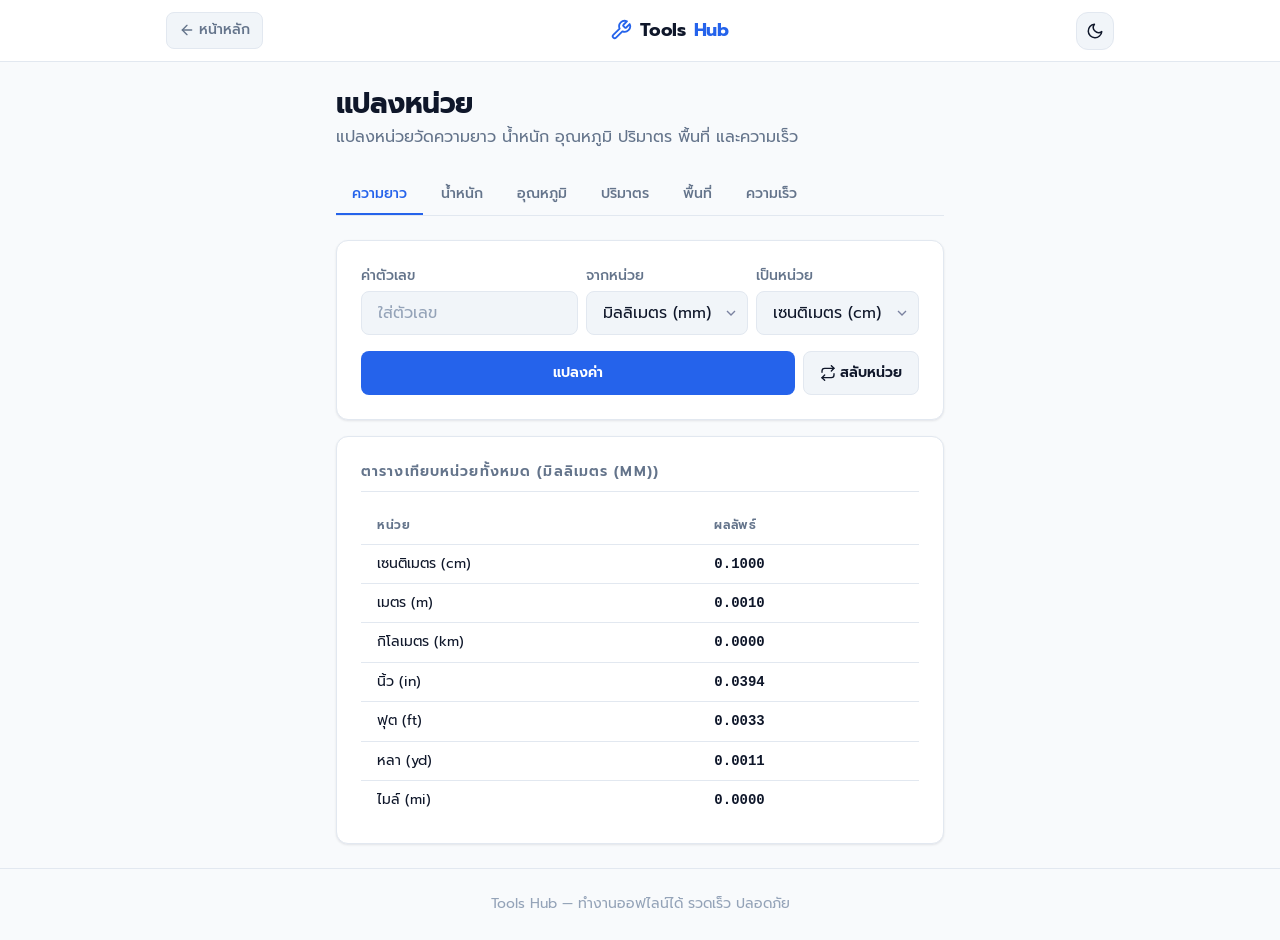
<file: tools/unit-converter.html>
<!DOCTYPE html>
<html lang="th">
<head>
  <meta charset="UTF-8">
  <meta name="viewport" content="width=device-width, initial-scale=1.0">
  <title>แปลงหน่วย — Tools Hub</title>
  <meta name="description" content="แปลงหน่วยวัดทุกชนิด ความยาว น้ำหนัก อุณหภูมิ ปริมาตร พื้นที่ และความเร็ว">
  <meta name="theme-color" content="#f8fafc">
  <link rel="manifest" href="../manifest.json">
  <link rel="icon" type="image/jpeg" href="../assets/icons/icon-192.jpg">
  <link rel="stylesheet" href="../assets/css/style.css">
</head>
<body>
  <a href="#main-content" class="skip-link">ข้ามไปเนื้อหาหลัก</a>

  <header class="site-header" role="banner">
    <div class="container">
      <a href="../index.html" class="header-back" aria-label="กลับหน้าหลัก Tools Hub">
        <svg xmlns="http://www.w3.org/2000/svg" width="16" height="16" viewBox="0 0 24 24" fill="none" stroke="currentColor" stroke-width="2" stroke-linecap="round" stroke-linejoin="round" aria-hidden="true"><line x1="19" y1="12" x2="5" y2="12"/><polyline points="12 19 5 12 12 5"/></svg>
        หน้าหลัก
      </a>
      <a href="../index.html" class="site-logo" aria-label="หน้าหลัก Tools Hub">
        <svg xmlns="http://www.w3.org/2000/svg" width="22" height="22" viewBox="0 0 24 24" fill="none" stroke="currentColor" stroke-width="2" stroke-linecap="round" stroke-linejoin="round" aria-hidden="true"><path d="M14.7 6.3a1 1 0 0 0 0 1.4l1.6 1.6a1 1 0 0 0 1.4 0l3.77-3.77a6 6 0 0 1-7.94 7.94l-6.91 6.91a2.12 2.12 0 0 1-3-3l6.91-6.91a6 6 0 0 1 7.94-7.94l-3.76 3.76z"/></svg>
        Tools <span>Hub</span>
      </a>
      <div class="header-actions">
        <button type="button" class="theme-toggle-btn" aria-label="สลับโหมดมืด" title="สลับโหมดมืด"></button>
      </div>
    </div>
  </header>

  <main id="main-content" class="page-main">
    <div class="container" style="max-width:640px;">
      <div class="page-header">
        <h1 class="page-title">แปลงหน่วย</h1>
        <p class="page-description">แปลงหน่วยวัดความยาว น้ำหนัก อุณหภูมิ ปริมาตร พื้นที่ และความเร็ว</p>
      </div>

      <!-- Category tabs -->
      <nav class="tabs" aria-label="หมวดหมู่หน่วย" role="tablist">
        <button class="tab-btn active" data-cat="length" role="tab" aria-selected="true">ความยาว</button>
        <button class="tab-btn"        data-cat="weight" role="tab" aria-selected="false">น้ำหนัก</button>
        <button class="tab-btn"        data-cat="temperature" role="tab" aria-selected="false">อุณหภูมิ</button>
        <button class="tab-btn"        data-cat="volume" role="tab" aria-selected="false">ปริมาตร</button>
        <button class="tab-btn"        data-cat="area" role="tab" aria-selected="false">พื้นที่</button>
        <button class="tab-btn"        data-cat="speed" role="tab" aria-selected="false">ความเร็ว</button>
      </nav>

      <div class="card">
        <div class="form-row" style="align-items:flex-end;flex-wrap:wrap;">
          <div class="form-group" style="flex:2;min-width:140px;">
            <label class="form-label" for="input-value">ค่าตัวเลข</label>
            <input id="input-value" type="number" class="form-input" placeholder="ใส่ตัวเลข" step="any">
          </div>
          <div class="form-group" style="flex:1.5;min-width:130px;">
            <label class="form-label" for="from-unit">จากหน่วย</label>
            <select id="from-unit" class="form-select"></select>
          </div>
          <div class="form-group" style="flex:1.5;min-width:130px;">
            <label class="form-label" for="to-unit">เป็นหน่วย</label>
            <select id="to-unit" class="form-select"></select>
          </div>
        </div>

        <div id="conv-result" class="result-box mt-md hidden"></div>

        <div class="flex gap-sm mt-md flex-wrap">
          <button id="convert-btn" class="btn btn-primary" style="flex:1;">แปลงค่า</button>
          <button id="swap-btn" class="btn btn-secondary" aria-label="สลับหน่วย">
            <svg xmlns="http://www.w3.org/2000/svg" width="16" height="16" viewBox="0 0 24 24" fill="none" stroke="currentColor" stroke-width="2" stroke-linecap="round" stroke-linejoin="round" aria-hidden="true"><polyline points="17 1 21 5 17 9"/><path d="M3 11V9a4 4 0 0 1 4-4h14"/><polyline points="7 23 3 19 7 15"/><path d="M21 13v2a4 4 0 0 1-4 4H3"/></svg>
            สลับหน่วย
          </button>
        </div>
      </div>

      <!-- Quick reference table -->
      <div class="card mt-md">
        <h2 class="section-title">ตารางเทียบหน่วยทั้งหมด (<span id="ref-from-label"></span>)</h2>
        <div class="table-wrap">
          <table class="data-table" id="ref-table">
            <thead><tr><th>หน่วย</th><th>ผลลัพธ์</th></tr></thead>
            <tbody id="ref-body"></tbody>
          </table>
        </div>
      </div>
    </div>
  </main>

  <footer class="site-footer" role="contentinfo">
    <div class="container"><p>Tools Hub &mdash; ทำงานออฟไลน์ได้ รวดเร็ว ปลอดภัย</p></div>
  </footer>

  <script src="../assets/js/common.js"></script>
  <script>
    (function () {
      'use strict';
      registerServiceWorker('../sw.js');
      recordToolVisit('unit-converter');

      const CATEGORIES = {
        length: {
          base: 'm',
          units: [
            { id: 'mm',   label: 'มิลลิเมตร (mm)',  factor: 0.001 },
            { id: 'cm',   label: 'เซนติเมตร (cm)',  factor: 0.01 },
            { id: 'm',    label: 'เมตร (m)',        factor: 1 },
            { id: 'km',   label: 'กิโลเมตร (km)',   factor: 1000 },
            { id: 'in',   label: 'นิ้ว (in)',        factor: 0.0254 },
            { id: 'ft',   label: 'ฟุต (ft)',        factor: 0.3048 },
            { id: 'yd',   label: 'หลา (yd)',        factor: 0.9144 },
            { id: 'mi',   label: 'ไมล์ (mi)',       factor: 1609.344 },
          ]
        },
        weight: {
          base: 'kg',
          units: [
            { id: 'mg',  label: 'มิลลิกรัม (mg)', factor: 0.000001 },
            { id: 'g',   label: 'กรัม (g)',       factor: 0.001 },
            { id: 'kg',  label: 'กิโลกรัม (kg)',  factor: 1 },
            { id: 't',   label: 'ตัน (t)',        factor: 1000 },
            { id: 'oz',  label: 'ออนซ์ (oz)',     factor: 0.028349523 },
            { id: 'lb',  label: 'ปอนด์ (lb)',     factor: 0.45359237 },
          ]
        },
        temperature: {
          special: true,
          units: [
            { id: 'C', label: 'เซลเซียส (°C)' },
            { id: 'F', label: 'ฟาเรนไฮต์ (°F)' },
            { id: 'K', label: 'เคลวิน (K)' },
          ]
        },
        volume: {
          base: 'l',
          units: [
            { id: 'ml',    label: 'มิลลิลิตร (ml)', factor: 0.001 },
            { id: 'l',     label: 'ลิตร (L)',       factor: 1 },
            { id: 'm3',    label: 'ลูกบาศก์เมตร (m³)', factor: 1000 },
            { id: 'tsp',   label: 'ช้อนชา (tsp)',   factor: 0.00492892 },
            { id: 'tbsp',  label: 'ช้อนโต๊ะ (tbsp)', factor: 0.01478676 },
            { id: 'cup',   label: 'ถ้วยตวง (cup)',   factor: 0.23658824 },
            { id: 'gal',   label: 'แกลลอน (gal US)', factor: 3.7854118 },
          ]
        },
        area: {
          base: 'm2',
          units: [
            { id: 'sq_m',  label: 'ตารางเมตร (ตร.ม.)', factor: 1 },
            { id: 'sq_km', label: 'ตารางกิโลเมตร (ตร.กม.)', factor: 1000000 },
            { id: 'rai',   label: 'ไร่ (1,600 ตร.ม.)', factor: 1600 },
            { id: 'ngan',  label: 'งาน (400 ตร.ม.)', factor: 400 },
            { id: 'sq_wa', label: 'ตารางวา (4 ตร.ม.)', factor: 4 },
            { id: 'sq_ft', label: 'ตารางฟุต (sq ft)', factor: 0.09290304 },
            { id: 'acre',  label: 'เอเคอร์ (Acre)', factor: 4046.8564 },
          ]
        },
        speed: {
          base: 'ms',
          units: [
            { id: 'kmh',  label: 'กิโลเมตร/ชั่วโมง (km/h)', factor: 0.27777778 },
            { id: 'ms',   label: 'เมตร/วินาที (m/s)',     factor: 1 },
            { id: 'mph',  label: 'ไมล์/ชั่วโมง (mph)',     factor: 0.44704 },
            { id: 'kt',   label: 'น็อต (Knot)',            factor: 0.51444444 },
          ]
        },
      };

      let activeCat = 'length';

      document.querySelectorAll('.tab-btn').forEach(btn => {
        btn.addEventListener('click', () => {
          activeCat = btn.dataset.cat;
          document.querySelectorAll('.tab-btn').forEach(b => { b.classList.remove('active'); b.setAttribute('aria-selected','false'); });
          btn.classList.add('active');
          btn.setAttribute('aria-selected','true');
          populateUnits();
          clearResult();
        });
      });

      function populateUnits() {
        const cat = CATEGORIES[activeCat];
        const fromSel = $id('from-unit');
        const toSel = $id('to-unit');
        fromSel.innerHTML = '';
        toSel.innerHTML = '';
        cat.units.forEach(u => {
          fromSel.appendChild(new Option(u.label, u.id));
          toSel.appendChild(new Option(u.label, u.id));
        });
        toSel.selectedIndex = Math.min(1, cat.units.length - 1);
        updateRefTable();
      }

      function clearResult() {
        $id('conv-result').classList.add('hidden');
      }

      function convertTemp(val, from, to) {
        let celsius;
        if (from === 'C') celsius = val;
        else if (from === 'F') celsius = (val - 32) * 5/9;
        else if (from === 'K') celsius = val - 273.15;

        if (to === 'C') return celsius;
        if (to === 'F') return celsius * 9/5 + 32;
        if (to === 'K') return celsius + 273.15;
      }

      function doConvert(val, fromId, toId) {
        const cat = CATEGORIES[activeCat];
        if (cat.special) return convertTemp(val, fromId, toId);
        const fromUnit = cat.units.find(u => u.id === fromId);
        const toUnit = cat.units.find(u => u.id === toId);
        return val * fromUnit.factor / toUnit.factor;
      }

      function convert() {
        const val = safeFloat($id('input-value').value);
        const fromId = $id('from-unit').value;
        const toId = $id('to-unit').value;
        const cat = CATEGORIES[activeCat];
        const fromLabel = cat.units.find(u => u.id === fromId).label;
        const toLabel = cat.units.find(u => u.id === toId).label;

        const result = doConvert(val, fromId, toId);
        const el = $id('conv-result');
        el.innerHTML = `
          <div class="result-label">${formatNumber(val, 4)} ${fromLabel} =</div>
          <div class="result-value">${formatNumber(result, 4)}</div>
          <div class="result-sub">${toLabel}</div>
        `;
        el.classList.remove('hidden');
        updateRefTable();
      }

      function updateRefTable() {
        const val = safeFloat($id('input-value').value) || 1;
        const fromId = $id('from-unit').value;
        const cat = CATEGORIES[activeCat];
        const fromUnit = cat.units.find(u => u.id === fromId);
        $id('ref-from-label').textContent = fromUnit ? fromUnit.label : '';

        const tbody = $id('ref-body');
        tbody.innerHTML = '';
        cat.units.forEach(u => {
          if (u.id === fromId) return;
          const res = doConvert(val, fromId, u.id);
          const tr = document.createElement('tr');
          tr.innerHTML = `<td>${u.label}</td><td class="font-mono"><strong>${formatNumber(res, 4)}</strong></td>`;
          tbody.appendChild(tr);
        });
      }

      $id('convert-btn').addEventListener('click', convert);
      $id('input-value').addEventListener('keydown', e => { if (e.key === 'Enter') convert(); });

      $id('swap-btn').addEventListener('click', () => {
        const from = $id('from-unit');
        const to = $id('to-unit');
        const tmp = from.value;
        from.value = to.value;
        to.value = tmp;
        if ($id('input-value').value) convert();
      });

      $id('from-unit').addEventListener('change', () => { if ($id('input-value').value) convert(); else updateRefTable(); });
      $id('to-unit').addEventListener('change', () => { if ($id('input-value').value) convert(); });

      populateUnits();
    })();
  </script>
</body>
</html>
</file>
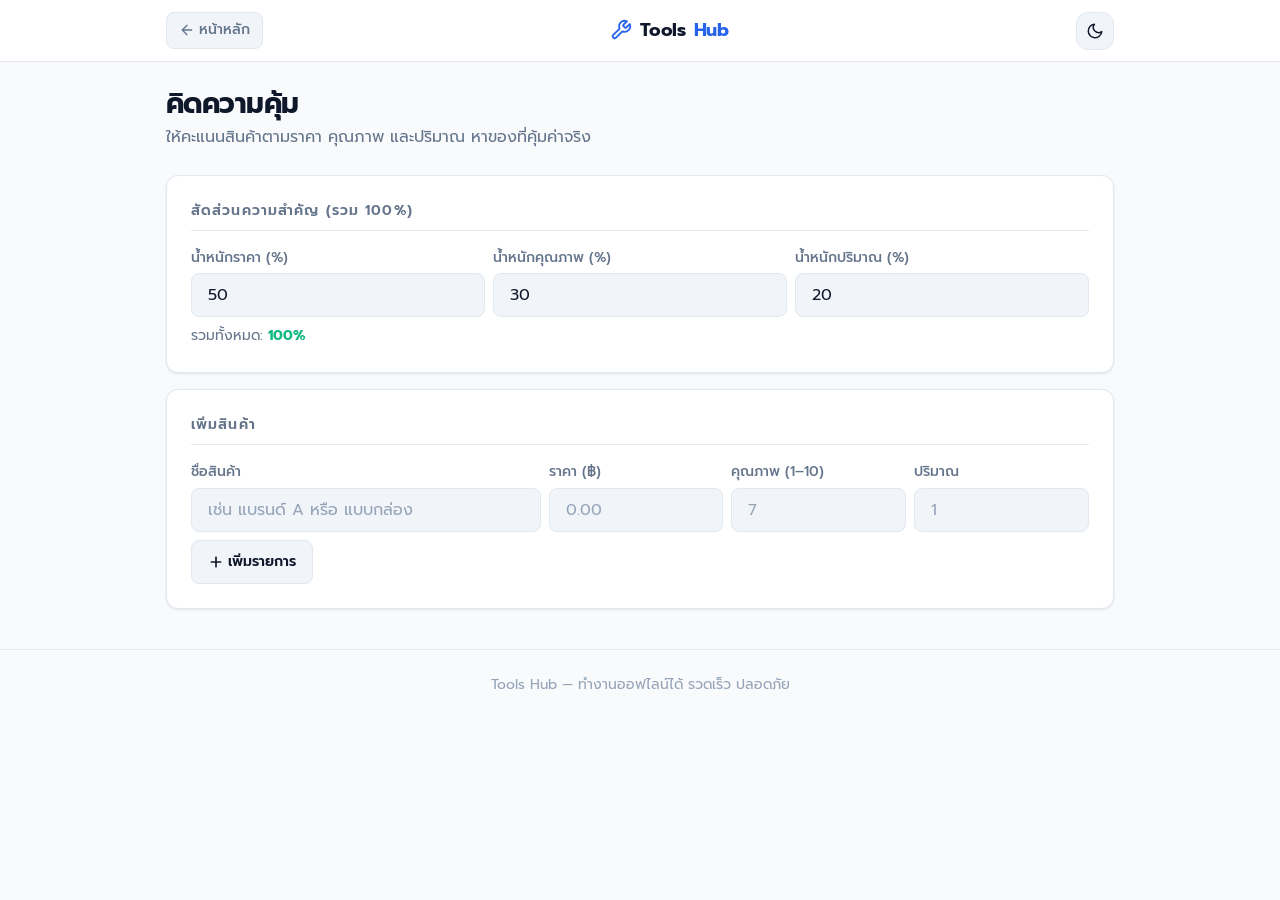
<file: tools/value-calculator.html>
<!DOCTYPE html>
<html lang="th">
<head>
  <meta charset="UTF-8">
  <meta name="viewport" content="width=device-width, initial-scale=1.0">
  <title>คิดความคุ้ม — Tools Hub</title>
  <meta name="description" content="คำนวณและให้คะแนนความคุ้มค่าของสินค้าตามราคา คุณภาพ และปริมาณ">
  <meta name="theme-color" content="#f8fafc">
  <link rel="manifest" href="../manifest.json">
  <link rel="icon" type="image/jpeg" href="../assets/icons/icon-192.jpg">
  <link rel="stylesheet" href="../assets/css/style.css">
</head>
<body>
  <a href="#main-content" class="skip-link">ข้ามไปเนื้อหาหลัก</a>

  <header class="site-header" role="banner">
    <div class="container">
      <a href="../index.html" class="header-back" aria-label="กลับหน้าหลัก Tools Hub">
        <svg xmlns="http://www.w3.org/2000/svg" width="16" height="16" viewBox="0 0 24 24" fill="none" stroke="currentColor" stroke-width="2" stroke-linecap="round" stroke-linejoin="round" aria-hidden="true"><line x1="19" y1="12" x2="5" y2="12"/><polyline points="12 19 5 12 12 5"/></svg>
        หน้าหลัก
      </a>
      <a href="../index.html" class="site-logo" aria-label="หน้าหลัก Tools Hub">
        <svg xmlns="http://www.w3.org/2000/svg" width="22" height="22" viewBox="0 0 24 24" fill="none" stroke="currentColor" stroke-width="2" stroke-linecap="round" stroke-linejoin="round" aria-hidden="true"><path d="M14.7 6.3a1 1 0 0 0 0 1.4l1.6 1.6a1 1 0 0 0 1.4 0l3.77-3.77a6 6 0 0 1-7.94 7.94l-6.91 6.91a2.12 2.12 0 0 1-3-3l6.91-6.91a6 6 0 0 1 7.94-7.94l-3.76 3.76z"/></svg>
        Tools <span>Hub</span>
      </a>
      <div class="header-actions">
        <button type="button" class="theme-toggle-btn" aria-label="สลับโหมดมืด" title="สลับโหมดมืด"></button>
      </div>
    </div>
  </header>

  <main id="main-content" class="page-main">
    <div class="container">
      <div class="page-header">
        <h1 class="page-title">คิดความคุ้ม</h1>
        <p class="page-description">ให้คะแนนสินค้าตามราคา คุณภาพ และปริมาณ หาของที่คุ้มค่าจริง</p>
      </div>

      <!-- Weight settings -->
      <div class="card mb-md">
        <div class="section-title">สัดส่วนความสำคัญ (รวม 100%)</div>
        <div class="form-row">
          <div class="form-group">
            <label class="form-label" for="w-price">น้ำหนักราคา (%)</label>
            <input id="w-price" type="number" class="form-input" value="50" min="0" max="100">
          </div>
          <div class="form-group">
            <label class="form-label" for="w-quality">น้ำหนักคุณภาพ (%)</label>
            <input id="w-quality" type="number" class="form-input" value="30" min="0" max="100">
          </div>
          <div class="form-group">
            <label class="form-label" for="w-quantity">น้ำหนักปริมาณ (%)</label>
            <input id="w-quantity" type="number" class="form-input" value="20" min="0" max="100">
          </div>
        </div>
        <p class="text-muted text-sm mt-sm">รวมทั้งหมด: <strong id="weight-total">100%</strong></p>
      </div>

      <!-- Add product -->
      <div class="card mb-md">
        <div class="section-title">เพิ่มสินค้า</div>
        <div class="form-row" style="flex-wrap:wrap;">
          <div class="form-group" style="flex:2;min-width:140px;">
            <label class="form-label" for="prod-name">ชื่อสินค้า</label>
            <input id="prod-name" type="text" class="form-input" placeholder="เช่น แบรนด์ A หรือ แบบกล่อง">
          </div>
          <div class="form-group" style="flex:1;min-width:90px;">
            <label class="form-label" for="prod-price">ราคา (฿)</label>
            <input id="prod-price" type="number" class="form-input" placeholder="0.00" min="0" step="0.01">
          </div>
          <div class="form-group" style="flex:1;min-width:90px;">
            <label class="form-label" for="prod-quality">คุณภาพ (1–10)</label>
            <input id="prod-quality" type="number" class="form-input" placeholder="7" min="1" max="10">
          </div>
          <div class="form-group" style="flex:1;min-width:90px;">
            <label class="form-label" for="prod-qty">ปริมาณ</label>
            <input id="prod-qty" type="number" class="form-input" placeholder="1" min="0.001" step="any">
          </div>
        </div>
        <button id="add-prod-btn" class="btn btn-secondary mt-sm">
          <svg xmlns="http://www.w3.org/2000/svg" width="16" height="16" viewBox="0 0 24 24" fill="none" stroke="currentColor" stroke-width="2.5" stroke-linecap="round" stroke-linejoin="round" aria-hidden="true"><line x1="12" y1="5" x2="12" y2="19"/><line x1="5" y1="12" x2="19" y2="12"/></svg>
          เพิ่มรายการ
        </button>
      </div>

      <!-- Products list & calculate -->
      <div id="products-section" class="hidden">
        <div class="card mb-md table-wrap">
          <table class="data-table" id="products-table">
            <thead>
              <tr><th>สินค้า</th><th>ราคา</th><th>คุณภาพ</th><th>ปริมาณ</th><th>จัดการ</th></tr>
            </thead>
            <tbody id="products-body"></tbody>
          </table>
        </div>
        <button id="calc-btn" class="btn btn-primary btn-lg btn-block mb-lg">คำนวณความคุ้มค่า</button>
      </div>

      <!-- Results -->
      <div id="results-section" class="hidden">
        <h2 class="section-title">คะแนนความคุ้มค่า</h2>
        <div class="card table-wrap mb-md">
          <table class="data-table" id="results-table">
            <thead>
              <tr><th>สินค้า</th><th>คะแนนความคุ้ม</th><th>ผลลัพธ์</th></tr>
            </thead>
            <tbody id="results-body"></tbody>
          </table>
        </div>
        <div id="winner-box" class="result-box"></div>
      </div>
    </div>
  </main>

  <footer class="site-footer" role="contentinfo">
    <div class="container"><p>Tools Hub &mdash; ทำงานออฟไลน์ได้ รวดเร็ว ปลอดภัย</p></div>
  </footer>

  <script src="../assets/js/common.js"></script>
  <script>
    (function () {
      'use strict';
      registerServiceWorker('../sw.js');
      recordToolVisit('value-calculator');

      let products = [];
      let nextId = 1;

      function esc(s) { return String(s).replace(/&/g,'&amp;').replace(/</g,'&lt;').replace(/>/g,'&gt;').replace(/"/g,'&quot;'); }

      ['w-price','w-quality','w-quantity'].forEach(id => {
        $id(id).addEventListener('input', updateWeightTotal);
      });

      function updateWeightTotal() {
        const total = safeFloat($id('w-price').value) + safeFloat($id('w-quality').value) + safeFloat($id('w-quantity').value);
        const el = $id('weight-total');
        el.textContent = total + '%';
        el.style.color = total === 100 ? 'var(--success)' : 'var(--warning)';
      }

      updateWeightTotal();

      $id('add-prod-btn').addEventListener('click', () => {
        const name = $id('prod-name').value.trim() || `สินค้า ${nextId}`;
        const price = safeFloat($id('prod-price').value);
        const quality = clamp(safeFloat($id('prod-quality').value, 5), 1, 10);
        const qty = safeFloat($id('prod-qty').value, 1) || 1;

        products.push({ id: nextId++, name, price, quality, qty });
        renderProductsTable();
        $id('prod-name').value = '';
        $id('prod-price').value = '';
        $id('prod-quality').value = '';
        $id('prod-qty').value = '';
        $id('prod-name').focus();
      });

      function renderProductsTable() {
        const tbody = $id('products-body');
        tbody.innerHTML = '';
        products.forEach(p => {
          const tr = document.createElement('tr');
          tr.innerHTML = `
            <td><strong>${esc(p.name)}</strong></td>
            <td>฿${p.price > 0 ? formatNumber(p.price) : '--'}</td>
            <td>${p.quality}/10</td>
            <td>${formatNumber(p.qty, 0)}</td>
            <td><button class="btn btn-danger btn-sm" data-id="${p.id}" aria-label="ลบ ${esc(p.name)}">ลบ</button></td>
          `;
          tbody.appendChild(tr);
        });
        $id('products-section').classList.toggle('hidden', products.length < 1);
        $id('results-section').classList.add('hidden');

        tbody.querySelectorAll('[data-id]').forEach(btn => {
          btn.addEventListener('click', () => {
            products = products.filter(p => p.id !== +btn.dataset.id);
            renderProductsTable();
          });
        });
      }

      $id('calc-btn').addEventListener('click', () => {
        if (products.length < 2) { alert('กรุณาเพิ่มสินค้าอย่างน้อย 2 รายการ'); return; }

        const wp = safeFloat($id('w-price').value) / 100;
        const wq = safeFloat($id('w-quality').value) / 100;
        const wn = safeFloat($id('w-quantity').value) / 100;

        if (Math.abs(wp + wq + wn - 1) > 0.01) {
          alert('สัดส่วนเปอร์เซ็นต์รวมต้องเท่ากับ 100%');
          return;
        }

        const maxPrice = Math.max(...products.map(p => p.price)) || 1;
        const maxQty = Math.max(...products.map(p => p.qty)) || 1;

        products.forEach(p => {
          const priceScore = p.price > 0 ? (1 - p.price / maxPrice) * 100 : 0;
          const qualScore = (p.quality / 10) * 100;
          const qtyScore = (p.qty / maxQty) * 100;
          p.valueScore = wp * priceScore + wq * qualScore + wn * qtyScore;
        });

        const sorted = [...products].sort((a, b) => b.valueScore - a.valueScore);
        const best = sorted[0];

        const tbody = $id('results-body');
        tbody.innerHTML = '';
        sorted.forEach((p, i) => {
          const tr = document.createElement('tr');
          if (i === 0) tr.classList.add('best');
          tr.innerHTML = `
            <td><strong>${esc(p.name)}</strong></td>
            <td><strong>${formatNumber(p.valueScore, 1)}</strong> / 100</td>
            <td>${i === 0 ? '<span class="badge badge-success">คุ้มค่าที่สุด!</span>' : `<span class="text-muted text-xs">อันดับ ${i+1}</span>`}</td>
          `;
          tbody.appendChild(tr);
        });

        $id('winner-box').innerHTML = `
          <div class="result-label">สินค้าที่คุ้มค่าที่สุด</div>
          <div class="result-value">${esc(best.name)}</div>
          <div class="result-sub">คะแนนความคุ้มค่า: ${formatNumber(best.valueScore, 1)} / 100</div>
        `;

        $id('results-section').classList.remove('hidden');
        $id('results-section').scrollIntoView({ behavior: 'smooth', block: 'start' });
      });
    })();
  </script>
</body>
</html>
</file>
<file: assets/css/style.css>
/* ============================================================
   Tools Hub — Global Design System (POS White Edition)
   Single source of truth for all pages and tools.
   ============================================================ */

@import url('https://fonts.googleapis.com/css2?family=Prompt:wght@300;400;500;600;700&display=swap');

/* ---------- 1. TOKENS (Light Theme Default) ---------- */
:root {
  /* Colors */
  --bg:           #f8fafc;
  --surface:      #ffffff;
  --surface-alt:  #f1f5f9;
  --surface-hover:#e2e8f0;
  --text:         #0f172a;
  --text-muted:   #64748b;
  --text-faint:   #94a3b8;
  --primary:      #2563eb;
  --primary-hover:#1d4ed8;
  --primary-dim:  rgba(37, 99, 235, 0.08);
  --success:      #10b981;
  --warning:      #f59e0b;
  --danger:       #ef4444;
  --border:       #e2e8f0;
  --border-focus: #2563eb;

  /* Radius */
  --radius-sm:    8px;
  --radius:       12px;
  --radius-lg:    18px;

  /* Shadow */
  --shadow-sm:    0 1px 3px rgba(15, 23, 42, 0.06), 0 1px 2px rgba(15, 23, 42, 0.04);
  --shadow:       0 4px 10px -1px rgba(15, 23, 42, 0.08), 0 2px 4px -2px rgba(15, 23, 42, 0.04);
  --shadow-lg:    0 12px 20px -3px rgba(15, 23, 42, 0.1), 0 4px 6px -4px rgba(15, 23, 42, 0.04);

  /* Spacing */
  --space-xs:  4px;
  --space-sm:  8px;
  --space-md:  16px;
  --space-lg:  24px;
  --space-xl:  36px;

  /* Typography */
  --font:        'Prompt', 'Segoe UI', system-ui, -apple-system, sans-serif;
  --font-mono:   'Cascadia Code', 'Consolas', monospace;
  --text-xs:     0.75rem;
  --text-sm:     0.875rem;
  --text-base:   1rem;
  --text-lg:     1.125rem;
  --text-xl:     1.375rem;
  --text-2xl:    1.75rem;
  --text-3xl:    2.25rem;

  /* Layout */
  --max-width:   980px;
  --header-h:    62px;
}

/* Dark Theme Overrides */
[data-theme="dark"] {
  --bg:           #0d1017;
  --surface:      #161b26;
  --surface-alt:  #1e2535;
  --surface-hover:#252d40;
  --text:         #e6eaf4;
  --text-muted:   #7a82a0;
  --text-faint:   #4a5068;
  --primary:      #5b8dee;
  --primary-hover:#4a7de0;
  --primary-dim:  rgba(91,141,238,.15);
  --border:       #252d40;
  --border-focus: #5b8dee;
  --shadow-sm:    0 1px 4px rgba(0,0,0,.35);
  --shadow:       0 2px 12px rgba(0,0,0,.4);
  --shadow-lg:    0 4px 24px rgba(0,0,0,.5);
}

/* ---------- 2. RESET ---------- */
*, *::before, *::after { box-sizing: border-box; margin: 0; padding: 0; }

html {
  scroll-behavior: smooth;
  -webkit-text-size-adjust: 100%;
}

body {
  font-family: var(--font);
  font-size: var(--text-base);
  line-height: 1.6;
  color: var(--text);
  background: var(--bg);
  min-height: 100vh;
  -webkit-font-smoothing: antialiased;
  transition: background-color .2s ease, color .2s ease;
}

img { max-width: 100%; display: block; }
a { color: var(--primary); text-decoration: none; }
a:hover { color: var(--primary-hover); }
button { font-family: var(--font); cursor: pointer; }
input, select, textarea { font-family: var(--font); }
ul { list-style: none; }

/* ---------- 3. LAYOUT ---------- */
.container {
  width: 100%;
  max-width: var(--max-width);
  margin-inline: auto;
  padding-inline: var(--space-md);
}

/* ---------- 4. HEADER ---------- */
.site-header {
  height: var(--header-h);
  background: var(--surface);
  border-bottom: 1px solid var(--border);
  position: sticky;
  top: 0;
  z-index: 100;
  display: flex;
  align-items: center;
  transition: background-color .2s ease, border-color .2s ease;
}

.site-header .container {
  display: flex;
  align-items: center;
  justify-content: space-between;
  gap: var(--space-md);
}

.header-actions {
  display: flex;
  align-items: center;
  gap: var(--space-sm);
}

.site-logo {
  display: flex;
  align-items: center;
  gap: var(--space-sm);
  text-decoration: none;
  color: var(--text);
  font-size: var(--text-lg);
  font-weight: 700;
  letter-spacing: -0.02em;
  flex-shrink: 0;
}

.site-logo svg { color: var(--primary); }
.site-logo span { color: var(--primary); }

.header-back {
  display: flex;
  align-items: center;
  gap: var(--space-xs);
  color: var(--text-muted);
  font-size: var(--text-sm);
  font-weight: 500;
  text-decoration: none;
  padding: 6px 12px;
  border-radius: var(--radius-sm);
  background: var(--surface-alt);
  border: 1px solid var(--border);
  transition: color .2s, background .2s;
  flex-shrink: 0;
}

.header-back:hover { color: var(--text); background: var(--surface-hover); }
.header-back svg { width: 16px; height: 16px; }

/* Theme toggle button */
.theme-toggle-btn {
  background: var(--surface-alt);
  border: 1px solid var(--border);
  color: var(--text);
  width: 38px;
  height: 38px;
  border-radius: var(--radius);
  display: flex;
  align-items: center;
  justify-content: center;
  cursor: pointer;
  transition: background .2s, border-color .2s, transform .15s;
}

.theme-toggle-btn:hover {
  background: var(--surface-hover);
  border-color: var(--primary);
  transform: translateY(-1px);
}

.theme-toggle-btn:active {
  transform: scale(0.95);
}

/* ---------- 5. MAIN / PAGE ---------- */
.page-main {
  padding-block: var(--space-lg);
}

.page-header {
  margin-bottom: var(--space-lg);
}

.page-title {
  font-size: var(--text-2xl);
  font-weight: 700;
  letter-spacing: -0.02em;
  color: var(--text);
  line-height: 1.25;
}

.page-description {
  margin-top: var(--space-xs);
  color: var(--text-muted);
  font-size: var(--text-base);
  max-width: 580px;
}

/* ---------- 6. CARDS & POS TILES ---------- */
.card {
  background: var(--surface);
  border: 1px solid var(--border);
  border-radius: var(--radius);
  padding: var(--space-lg);
  box-shadow: var(--shadow-sm);
  transition: background-color .2s ease, border-color .2s ease;
}

.card-sm {
  padding: var(--space-md);
}

/* POS Menu Tiles Grid */
.pos-grid,
.tools-grid {
  display: grid;
  grid-template-columns: repeat(2, 1fr);
  gap: var(--space-md);
}

@media (min-width: 480px) {
  .pos-grid,
  .tools-grid { grid-template-columns: repeat(3, 1fr); }
}

@media (min-width: 768px) {
  .pos-grid,
  .tools-grid { grid-template-columns: repeat(3, 1fr); gap: var(--space-lg); }
}

@media (min-width: 992px) {
  .pos-grid,
  .tools-grid { grid-template-columns: repeat(4, 1fr); }
}

/* POS Tile Button */
.tool-card {
  background: var(--surface);
  border: 2px solid var(--border);
  border-radius: var(--radius-lg);
  padding: var(--space-md) var(--space-sm);
  display: flex;
  flex-direction: column;
  align-items: center;
  justify-content: center;
  text-align: center;
  gap: 6px;
  min-height: 145px;
  aspect-ratio: 1 / 1;
  box-shadow: var(--shadow-sm);
  cursor: pointer;
  text-decoration: none;
  color: inherit;
  position: relative;
  overflow: hidden;
  transition: transform .12s cubic-bezier(.2,.8,.4,1), box-shadow .15s ease, border-color .15s ease, background .15s ease;
  user-select: none;
  -webkit-tap-highlight-color: transparent;
}

/* Category Borders (ล้อมรอบทั้งกล่อง ทุกด้าน) */
.tool-card[data-cat="shopping"] { border-color: #f59e0b; }
.tool-card[data-cat="math"] { border-color: #3b82f6; }
.tool-card[data-cat="finance"] { border-color: #10b981; }
.tool-card[data-cat="lifestyle"] { border-color: #ec4899; }
.tool-card[data-cat="productivity"] { border-color: #8b5cf6; }

[data-theme="dark"] .tool-card[data-cat="shopping"] { border-color: #d97706; }
[data-theme="dark"] .tool-card[data-cat="math"] { border-color: #2563eb; }
[data-theme="dark"] .tool-card[data-cat="finance"] { border-color: #059669; }
[data-theme="dark"] .tool-card[data-cat="lifestyle"] { border-color: #db2777; }
[data-theme="dark"] .tool-card[data-cat="productivity"] { border-color: #7c3aed; }

.tool-card:hover {
  transform: translateY(-3px);
  box-shadow: 0 8px 24px rgba(15, 23, 42, 0.1);
}

.tool-card[data-cat="shopping"]:hover { box-shadow: 0 8px 20px rgba(245, 158, 11, 0.22); }
.tool-card[data-cat="math"]:hover { box-shadow: 0 8px 20px rgba(59, 130, 246, 0.22); }
.tool-card[data-cat="finance"]:hover { box-shadow: 0 8px 20px rgba(16, 185, 129, 0.22); }
.tool-card[data-cat="lifestyle"]:hover { box-shadow: 0 8px 20px rgba(236, 72, 153, 0.22); }
.tool-card[data-cat="productivity"]:hover { box-shadow: 0 8px 20px rgba(139, 92, 246, 0.22); }

.tool-card:active {
  transform: scale(0.95);
  box-shadow: none;
}

.tool-card:focus-visible {
  outline: 2px solid var(--primary);
  outline-offset: 2px;
}

/* POS Tile Icon */
.tool-card-icon {
  width: 52px;
  height: 52px;
  border-radius: 14px;
  background: var(--surface-alt);
  display: flex;
  align-items: center;
  justify-content: center;
  color: var(--primary);
  margin-bottom: 2px;
  transition: transform .15s;
}

.tool-card[data-cat="shopping"] .tool-card-icon { background: #fef3c7; color: #d97706; }
.tool-card[data-cat="math"] .tool-card-icon { background: #dbeafe; color: #2563eb; }
.tool-card[data-cat="finance"] .tool-card-icon { background: #d1fae5; color: #059669; }
.tool-card[data-cat="lifestyle"] .tool-card-icon { background: #fce7f3; color: #db2777; }
.tool-card[data-cat="productivity"] .tool-card-icon { background: #ede9fe; color: #7c3aed; }

[data-theme="dark"] .tool-card[data-cat="shopping"] .tool-card-icon { background: rgba(245, 158, 11, 0.2); color: #fbbf24; }
[data-theme="dark"] .tool-card[data-cat="math"] .tool-card-icon { background: rgba(59, 130, 246, 0.2); color: #60a5fa; }
[data-theme="dark"] .tool-card[data-cat="finance"] .tool-card-icon { background: rgba(16, 185, 129, 0.2); color: #34d399; }
[data-theme="dark"] .tool-card[data-cat="lifestyle"] .tool-card-icon { background: rgba(236, 72, 153, 0.2); color: #f472b6; }
[data-theme="dark"] .tool-card[data-cat="productivity"] .tool-card-icon { background: rgba(139, 92, 246, 0.2); color: #a78bfa; }

.tool-card-icon svg { width: 26px; height: 26px; }

/* POS Tile Text */
.tool-card-name {
  font-size: var(--text-base);
  font-weight: 600;
  color: var(--text);
  line-height: 1.25;
}

.tool-card-category {
  font-size: 0.72rem;
  font-weight: 500;
  color: var(--text-muted);
  background: var(--surface-alt);
  padding: 1px 8px;
  border-radius: 12px;
}

/* Hide descriptions and CTA to maintain square POS button look */
.tool-card-desc,
.tool-card-cta {
  display: none;
}

/* ---------- 8. FORM ELEMENTS ---------- */
.form-group {
  display: flex;
  flex-direction: column;
  gap: var(--space-xs);
}

.form-label {
  font-size: var(--text-sm);
  font-weight: 500;
  color: var(--text-muted);
}

.form-input,
.form-select,
.form-textarea {
  background: var(--surface-alt);
  border: 1px solid var(--border);
  border-radius: var(--radius-sm);
  color: var(--text);
  font-size: var(--text-base);
  padding: var(--space-sm) var(--space-md);
  width: 100%;
  transition: border-color .2s;
  min-height: 44px;
}

.form-input:focus,
.form-select:focus,
.form-textarea:focus {
  outline: none;
  border-color: var(--border-focus);
}

.form-input::placeholder,
.form-textarea::placeholder { color: var(--text-faint); }

.form-select {
  appearance: none;
  -webkit-appearance: none;
  background-image: url("data:image/svg+xml,%3Csvg xmlns='http://www.w3.org/2000/svg' width='16' height='16' viewBox='0 0 24 24' fill='none' stroke='%237a82a0' stroke-width='2'%3E%3Cpolyline points='6 9 12 15 18 9'/%3E%3C/svg%3E");
  background-repeat: no-repeat;
  background-position: right var(--space-sm) center;
  padding-right: var(--space-xl);
}

.form-textarea {
  resize: vertical;
  min-height: 120px;
  line-height: 1.5;
  font-size: var(--text-sm);
}

.form-row {
  display: flex;
  gap: var(--space-sm);
  align-items: flex-end;
  flex-wrap: wrap;
}

.form-row .form-group { flex: 1; min-width: 120px; }

/* ---------- 9. BUTTONS ---------- */
.btn {
  display: inline-flex;
  align-items: center;
  justify-content: center;
  gap: var(--space-xs);
  padding: var(--space-sm) var(--space-md);
  border-radius: var(--radius-sm);
  font-size: var(--text-sm);
  font-weight: 600;
  border: none;
  transition: background .2s, color .2s, transform .1s;
  cursor: pointer;
  min-height: 44px;
  white-space: nowrap;
  user-select: none;
}

.btn:active { transform: scale(.97); }

.btn:focus-visible {
  outline: 2px solid var(--primary);
  outline-offset: 2px;
}

.btn-primary {
  background: var(--primary);
  color: #fff;
}

.btn-primary:hover { background: var(--primary-hover); color: #fff; }

.btn-secondary {
  background: var(--surface-alt);
  color: var(--text);
  border: 1px solid var(--border);
}

.btn-secondary:hover { background: var(--surface-hover); color: var(--text); }

.btn-danger {
  background: transparent;
  color: var(--danger);
  border: 1px solid var(--danger);
}

.btn-danger:hover { background: var(--danger); color: #fff; }

.btn-sm {
  padding: 6px var(--space-sm);
  font-size: var(--text-xs);
  min-height: 32px;
}

.btn-lg {
  padding: var(--space-md) var(--space-lg);
  font-size: var(--text-base);
  border-radius: var(--radius);
}

.btn-block { width: 100%; }

.btn svg { width: 16px; height: 16px; flex-shrink: 0; }

/* ---------- 10. BADGES ---------- */
.badge {
  display: inline-flex;
  align-items: center;
  padding: 2px var(--space-sm);
  border-radius: 20px;
  font-size: var(--text-xs);
  font-weight: 600;
  text-transform: uppercase;
  letter-spacing: .05em;
}

.badge-primary { background: var(--primary-dim); color: var(--primary); }
.badge-success { background: rgba(62,207,110,.12); color: var(--success); }
.badge-warning { background: rgba(240,164,67,.12); color: var(--warning); }
.badge-danger  { background: rgba(224,91,91,.12);  color: var(--danger); }

/* ---------- 11. RESULT / OUTPUT BOXES ---------- */
.result-box {
  background: var(--surface-alt);
  border: 1px solid var(--border);
  border-radius: var(--radius);
  padding: var(--space-lg);
  text-align: center;
}

.result-label {
  font-size: var(--text-sm);
  color: var(--text-muted);
  margin-bottom: var(--space-xs);
}

.result-value {
  font-size: var(--text-2xl);
  font-weight: 700;
  color: var(--primary);
  letter-spacing: -0.03em;
}

.result-sub {
  font-size: var(--text-sm);
  color: var(--text-muted);
  margin-top: var(--space-xs);
}

/* ---------- 12. SECTION DIVIDER ---------- */
.section-title {
  font-size: var(--text-sm);
  font-weight: 600;
  text-transform: uppercase;
  letter-spacing: .08em;
  color: var(--text-muted);
  margin-bottom: var(--space-md);
  padding-bottom: var(--space-sm);
  border-bottom: 1px solid var(--border);
}

.divider {
  border: none;
  border-top: 1px solid var(--border);
  margin-block: var(--space-lg);
}

/* ---------- 13. ALERT / NOTICE ---------- */
.alert {
  padding: var(--space-md);
  border-radius: var(--radius-sm);
  font-size: var(--text-sm);
  line-height: 1.5;
  border: 1px solid;
}

.alert-info    { background: var(--primary-dim);            border-color: var(--primary);  color: var(--text); }
.alert-success { background: rgba(62,207,110,.1);            border-color: var(--success);  color: var(--text); }
.alert-warning { background: rgba(240,164,67,.1);            border-color: var(--warning);  color: var(--text); }
.alert-danger  { background: rgba(224,91,91,.1);             border-color: var(--danger);   color: var(--text); }

/* ---------- 14. TAG / CHIP ---------- */
.tag {
  display: inline-flex;
  align-items: center;
  gap: 4px;
  padding: 4px var(--space-sm);
  border-radius: 20px;
  font-size: var(--text-sm);
  background: var(--surface-alt);
  border: 1px solid var(--border);
  color: var(--text);
  cursor: default;
}

.tag-remove {
  background: none;
  border: none;
  color: var(--text-muted);
  cursor: pointer;
  padding: 0;
  display: flex;
  align-items: center;
  transition: color .15s;
}

.tag-remove:hover { color: var(--danger); }
.tag-remove svg { width: 14px; height: 14px; }

/* ---------- 15. TABLE ---------- */
.table-wrap { overflow-x: auto; }

.data-table {
  width: 100%;
  border-collapse: collapse;
  font-size: var(--text-sm);
}

.data-table th {
  text-align: left;
  padding: var(--space-sm) var(--space-md);
  border-bottom: 1px solid var(--border);
  color: var(--text-muted);
  font-weight: 600;
  font-size: var(--text-xs);
  text-transform: uppercase;
  letter-spacing: .06em;
  white-space: nowrap;
}

.data-table td {
  padding: var(--space-sm) var(--space-md);
  border-bottom: 1px solid var(--border);
  color: var(--text);
  vertical-align: middle;
}

.data-table tr:last-child td { border-bottom: none; }

.data-table tr:hover td { background: var(--surface-hover); }

.data-table .best td { color: var(--success); }

/* ---------- 16. HERO (home page) ---------- */
.home-hero {
  padding-block: var(--space-xl) var(--space-lg);
  border-bottom: 1px solid var(--border);
  margin-bottom: var(--space-lg);
}

.home-hero-title {
  font-size: var(--text-3xl);
  font-weight: 800;
  letter-spacing: -0.04em;
  line-height: 1.15;
  color: var(--text);
}

.home-hero-title span { color: var(--primary); }

.home-hero-sub {
  margin-top: var(--space-sm);
  color: var(--text-muted);
  font-size: var(--text-lg);
  max-width: 520px;
}

/* ---------- 17. SEARCH ---------- */
.search-bar {
  display: flex;
  gap: var(--space-sm);
  align-items: center;
  margin-bottom: var(--space-lg);
  flex-wrap: wrap;
}

.search-input-wrap {
  flex: 1;
  min-width: 200px;
  position: relative;
}

.search-input-wrap svg {
  position: absolute;
  left: var(--space-md);
  top: 50%;
  transform: translateY(-50%);
  color: var(--text-faint);
  width: 16px;
  height: 16px;
  pointer-events: none;
}

.search-input {
  background: var(--surface);
  border: 1px solid var(--border);
  border-radius: var(--radius-sm);
  color: var(--text);
  font-size: var(--text-base);
  padding: var(--space-sm) var(--space-md) var(--space-sm) 44px;
  width: 100%;
  min-height: 44px;
  transition: border-color .2s;
}

.search-input:focus {
  outline: none;
  border-color: var(--border-focus);
}

.search-input::placeholder { color: var(--text-faint); }

/* ---------- 18. FILTER TABS (POS Category Bar) ---------- */
.filter-tabs {
  display: flex;
  gap: 6px;
  flex-wrap: wrap;
  margin-bottom: var(--space-lg);
  padding: 4px;
  background: var(--surface-alt);
  border-radius: var(--radius);
  border: 1px solid var(--border);
}

.filter-tab {
  padding: 6px 14px;
  border-radius: var(--radius-sm);
  font-size: var(--text-sm);
  font-weight: 500;
  border: 1px solid transparent;
  background: transparent;
  color: var(--text-muted);
  cursor: pointer;
  transition: all .15s ease;
  min-height: 36px;
  user-select: none;
}

.filter-tab:hover {
  color: var(--text);
  background: var(--surface-hover);
}

.filter-tab.active {
  background: var(--surface);
  border-color: var(--border);
  color: var(--primary);
  font-weight: 600;
  box-shadow: var(--shadow-sm);
}

/* ---------- 19. EMPTY STATE ---------- */
.empty-state {
  text-align: center;
  padding: var(--space-xl) var(--space-md);
  color: var(--text-muted);
}

.empty-state svg {
  width: 48px;
  height: 48px;
  margin-inline: auto;
  margin-bottom: var(--space-md);
  color: var(--text-faint);
}

.empty-state p { font-size: var(--text-sm); }

/* ---------- 20. FOOTER ---------- */
.site-footer {
  margin-top: auto;
  border-top: 1px solid var(--border);
  padding-block: var(--space-lg);
  text-align: center;
  color: var(--text-faint);
  font-size: var(--text-sm);
}

/* ---------- 21. TOOL PAGE LAYOUT ---------- */
.tool-layout {
  display: grid;
  grid-template-columns: 1fr;
  gap: var(--space-md);
}

@media (min-width: 640px) {
  .tool-layout-2col {
    grid-template-columns: 1fr 1fr;
  }
}

.tool-section {
  display: flex;
  flex-direction: column;
  gap: var(--space-md);
}

/* ---------- 22. TABS (within tool pages) ---------- */
.tabs {
  display: flex;
  border-bottom: 1px solid var(--border);
  gap: 2px;
  margin-bottom: var(--space-lg);
  overflow-x: auto;
}

.tab-btn {
  padding: var(--space-sm) var(--space-md);
  background: none;
  border: none;
  color: var(--text-muted);
  font-size: var(--text-sm);
  font-weight: 500;
  cursor: pointer;
  border-bottom: 2px solid transparent;
  white-space: nowrap;
  transition: color .15s, border-color .15s;
  min-height: 40px;
}

.tab-btn:hover { color: var(--text); }

.tab-btn.active {
  color: var(--primary);
  border-bottom-color: var(--primary);
}

.tab-panel { display: none; }
.tab-panel.active { display: block; }

/* ---------- 23. SPIN ANIMATION (random tool) ---------- */
@keyframes spin-in {
  0%   { transform: scale(.8) rotate(-8deg); opacity: 0; }
  100% { transform: scale(1)  rotate(0deg);  opacity: 1; }
}

.spin-in { animation: spin-in .3s cubic-bezier(.34,1.56,.64,1); }

/* ---------- 24. INSTALL BANNER ---------- */
.install-banner {
  background: var(--surface-alt);
  border: 1px solid var(--border);
  border-radius: var(--radius);
  padding: var(--space-md);
  display: flex;
  align-items: center;
  justify-content: space-between;
  gap: var(--space-md);
  margin-bottom: var(--space-lg);
  flex-wrap: wrap;
}

.install-banner p { font-size: var(--text-sm); color: var(--text-muted); }
.install-banner p strong { color: var(--text); }

/* ---------- 25. FOCUS / ACCESSIBILITY ---------- */
:focus-visible {
  outline: 2px solid var(--primary);
  outline-offset: 2px;
}

/* skip link */
.skip-link {
  position: absolute;
  top: -100%;
  left: var(--space-md);
  background: var(--primary);
  color: #fff;
  padding: var(--space-sm) var(--space-md);
  border-radius: var(--radius-sm);
  font-size: var(--text-sm);
  font-weight: 600;
  z-index: 9999;
  text-decoration: none;
  transition: top .1s;
}

.skip-link:focus { top: var(--space-md); }

/* ---------- 26. UTILITY CLASSES ---------- */
.text-center  { text-align: center; }
.text-right   { text-align: right; }
.text-muted   { color: var(--text-muted); }
.text-success { color: var(--success); }
.text-warning { color: var(--warning); }
.text-danger  { color: var(--danger); }
.text-primary { color: var(--primary); }
.text-sm      { font-size: var(--text-sm); }
.text-xs      { font-size: var(--text-xs); }
.text-lg      { font-size: var(--text-lg); }
.font-bold    { font-weight: 700; }
.font-mono    { font-family: var(--font-mono); }

.mt-xs { margin-top: var(--space-xs); }
.mt-sm { margin-top: var(--space-sm); }
.mt-md { margin-top: var(--space-md); }
.mt-lg { margin-top: var(--space-lg); }

.mb-xs { margin-bottom: var(--space-xs); }
.mb-sm { margin-bottom: var(--space-sm); }
.mb-md { margin-bottom: var(--space-md); }
.mb-lg { margin-bottom: var(--space-lg); }

.flex         { display: flex; }
.flex-center  { display: flex; align-items: center; justify-content: center; }
.flex-between { display: flex; align-items: center; justify-content: space-between; }
.flex-wrap    { flex-wrap: wrap; }
.gap-xs       { gap: var(--space-xs); }
.gap-sm       { gap: var(--space-sm); }
.gap-md       { gap: var(--space-md); }

.hidden { display: none !important; }

.sr-only {
  position: absolute;
  width: 1px;
  height: 1px;
  padding: 0;
  margin: -1px;
  overflow: hidden;
  clip: rect(0,0,0,0);
  white-space: nowrap;
  border-width: 0;
}

/* Scrollbar styling */
::-webkit-scrollbar { width: 6px; height: 6px; }
::-webkit-scrollbar-track { background: var(--bg); }
::-webkit-scrollbar-thumb { background: var(--border); border-radius: 3px; }
::-webkit-scrollbar-thumb:hover { background: var(--text-faint); }

/* Selection */
::selection { background: var(--primary); color: #fff; }
</file>
